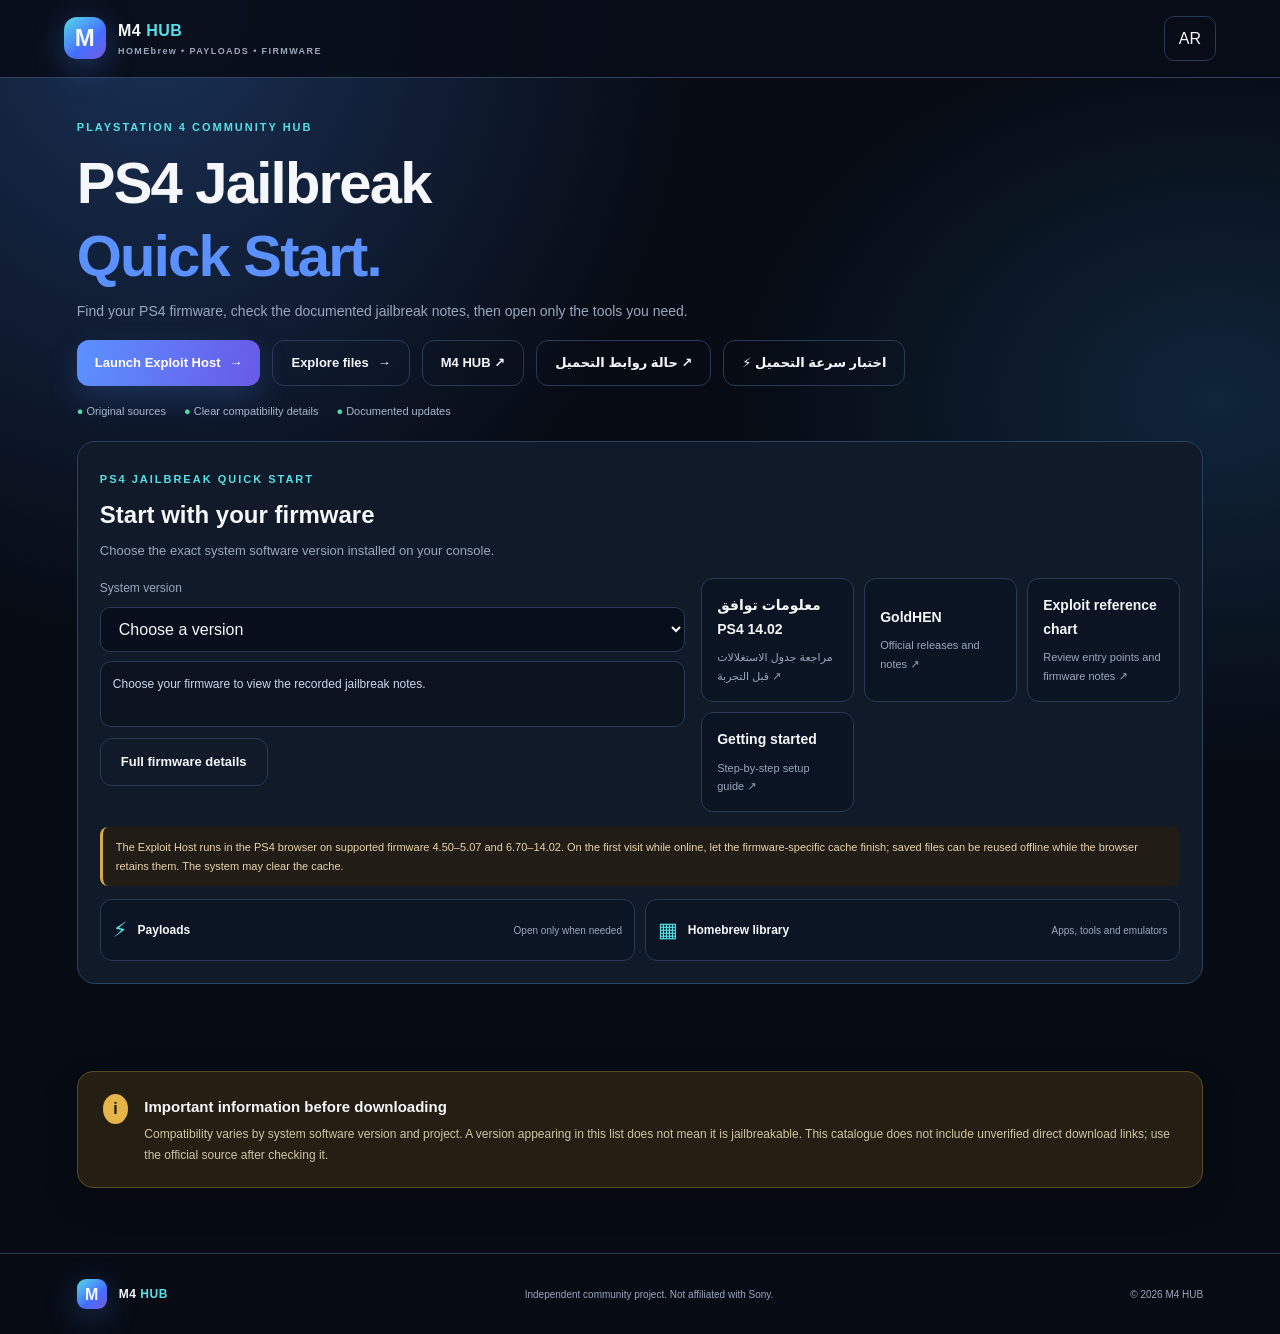
<file: index.html>
<!doctype html>
<html lang="en" dir="ltr">
<head>
<meta charset="utf-8">
<meta name="viewport" content="width=device-width,initial-scale=1">
<meta name="theme-color" content="#080b13">
<meta name="description" content="M4 HUB — مركز PS4 شامل للتطبيقات والـPayloads والألعاب المعربة ومستضيف الجيلبريك وأدوات التنزيل وفحص السرعة.">
<link rel="canonical" href="https://majeedomran.github.io/">
<meta property="og:type" content="website">
<meta property="og:title" content="M4 HUB — PlayStation 4 Community Hub">
<meta property="og:description" content="مركز موحد لأدوات PS4 والتطبيقات والـPayloads والألعاب المعربة ومعلومات التوافق.">
<meta property="og:url" content="https://majeedomran.github.io/">
<title>M4 HUB</title>
<link rel="stylesheet" href="style.css?v=20261116-quickstart2">
</head>
<body>
<header class="topbar">
  <a class="brand" href="#home" data-view="home"><span class="brand-mark">M</span><span>M4 <b>HUB</b><small>HOMEbrew • PAYLOADS • FIRMWARE</small></span></a>
  <nav class="top-nav"><a href="#home" data-view="home" data-i18n="navHome">Home</a><a href="./ultimate/" data-i18n="navLibrary">Full library</a><a href="./ultimate/downloads.html" data-i18n="navDownloads">Downloads</a><a href="./ultimate/speed.html" data-i18n="navSpeed">Speed test</a><a href="#apps" data-view="apps" data-i18n="navApps">Library</a><a href="#payloads" data-view="payloads" data-i18n="navPayloads">Payloads</a><a href="#firmware" data-view="firmware" data-i18n="navFirmware">Firmware</a></nav>
  <button id="langBtn" class="outline">EN</button>
</header>
<main>
<section class="view-panel home-page" id="home">
<section class="hero compact-hero">
  <div class="hero-copy">
    <span class="eyebrow">PLAYSTATION 4 COMMUNITY HUB</span>
    <h1 data-i18n="heroTitle">PS4 Jailbreak<br><em>Quick Start.</em></h1>
    <p data-i18n="heroDesc">Find your PS4 firmware, check the documented jailbreak notes, then open only the tools you need.</p>
    <div class="hero-actions"><a class="primary" href="./jb/" data-i18n="launchHost">Launch Exploit Host <span>→</span></a><a class="secondary" href="#apps" data-view="apps" data-i18n="explore">Browse library</a><a class="secondary" href="./ultimate/">M4 HUB ↗</a><a class="secondary" href="./ultimate/links.html">حالة روابط التحميل ↗</a><a class="secondary" href="./ultimate/speed.html">⚡ اختبار سرعة التحميل</a></div>
    <div class="trust"><span data-i18n="trust1">● مصادر رسمية</span><span data-i18n="trust2">● معلومات توافق واضحة</span><span data-i18n="trust3">● تحديثات موثقة</span></div>
  </div>
</section>
<section class="quick-start" id="quickStart">
 <div class="quick-start-head"><span class="eyebrow" data-i18n="quickStartEyebrow">PS4 JAILBREAK QUICK START</span><h2 data-i18n="quickStartTitle">Start with your firmware</h2><p data-i18n="quickStartDesc">On PS4: Settings → System → System Information. Choose the exact version shown there.</p></div>
 <div class="quick-start-grid">
  <div class="quick-start-select"><label for="homeFwSelect" data-i18n="fwLabel">System software</label><select id="homeFwSelect"><option value="" data-i18n="chooseVersion">Choose a version</option></select><div id="homeFwResult" class="quick-fw-result" aria-live="polite" data-i18n="homeFwEmpty">Choose your firmware to view the recorded jailbreak notes.</div><a class="secondary quick-detail-link" href="#firmware" data-view="firmware" data-i18n="fullFirmwareDetails">Full firmware details</a></div>
  <div class="quick-start-links"><a href="https://consolemods.org/wiki/PS4:Exploit_Chart" target="_blank" rel="noopener noreferrer"><strong>معلومات توافق PS4 14.02</strong><span>مراجعة جدول الاستغلالات قبل التجربة ↗</span></a><a href="https://github.com/GoldHEN/GoldHEN/releases"><strong>GoldHEN</strong><span data-i18n="goldhenLinkDesc">Official releases and notes ↗</span></a><a href="https://consolemods.org/wiki/PS4:Exploit_Chart"><strong data-i18n="exploitChart">Exploit reference chart</strong><span data-i18n="exploitChartDesc">Review entry points and firmware notes ↗</span></a><a href="https://consolemods.org/wiki/Ps4_getting_started"><strong data-i18n="gettingStarted">Getting started</strong><span data-i18n="gettingStartedDesc">Step-by-step setup guide ↗</span></a></div>
 </div>
 <p class="quick-warning" data-i18n="quickWarning">Important: an entry-point exploit does not automatically mean a compatible kernel exploit or HEN is available. Verify your exact firmware and release before running files.</p>
 <div class="quick-shortcuts"><button type="button" class="quick-shortcut" data-view="payloads"><span>⚡</span><b data-i18n="payloadShortcut">Payloads</b><small data-i18n="payloadShortcutDesc">Open only when needed</small></button><button type="button" class="quick-shortcut" data-view="apps"><span>▦</span><b data-i18n="libraryShortcut">Homebrew library</b><small data-i18n="libraryShortcutDesc">Apps, tools and emulators</small></button></div>
</section>
</section>
<section class="firmware-panel view-panel is-hidden" id="firmware">
 <div><span class="eyebrow">FIRMWARE CHECK</span><h2 data-i18n="fwTitle">ما إصدار نظام جهازك؟</h2><p data-i18n="fwDesc">اختر الإصدار يدوياً لعرض حالة المعلومات المسجلة في الكتالوج.</p></div>
 <div class="firmware-controls"><label for="fwSelect" data-i18n="fwLabel">إصدار النظام</label><select id="fwSelect"><option value="" data-i18n="chooseVersion">اختر إصداراً</option></select><div id="fwResult" class="fw-result" data-i18n="fwEmpty">لم يتم اختيار إصدار بعد.</div></div>
</section>

<section class="section view-panel is-hidden tool-panel" id="assistant">
 <div class="section-head"><div><span class="eyebrow">SMART PS4 ASSISTANT</span><h2 data-i18n="assistantTitle">مساعد M4 HUB الذكي</h2><p data-i18n="assistantDesc">اختر إصدار جهازك واكتب ما تبحث عنه لعرض العناصر المسجلة في الكتالوج.</p></div></div>
 <div class="tool-box"><div class="tool-fields"><label for="assistantFirmware" data-i18n="fwLabel">إصدار النظام</label><select id="assistantFirmware"><option value="">كل الإصدارات</option></select><label for="assistantQuery" data-i18n="assistantQueryLabel">شو بدك تلاقي؟</label><input id="assistantQuery" placeholder="مثلاً: مدير ملفات، محاكي، تعريب..." data-i18n-placeholder="assistantPlaceholder"><button class="primary tool-action" id="assistantRun" data-i18n="assistantRun">ابحث في الكتالوج</button></div><p class="tool-note" data-i18n="assistantDisclaimer">المساعد يبحث في بيانات الموقع ولا يستخدم نموذج ذكاء اصطناعي خارجي. النتائج ومعلومات التوافق تحتاج مراجعة المصدر.</p><div id="assistantResults" class="tool-results" aria-live="polite"></div></div>
</section>
<section class="section view-panel is-hidden tool-panel" id="updates">
 <div class="section-head"><div><span class="eyebrow">CHANGELOG</span><h2 data-i18n="updatesTitle">آخر تحديثات الموقع</h2><p data-i18n="updatesDesc">سجل تغييرات الموقع والميزات المضافة.</p></div></div>
 <div id="updatesList" class="timeline"></div>
</section>
<section class="section view-panel is-hidden tool-panel" id="linkcheck">
 <div class="section-head"><div><span class="eyebrow">SOURCE MONITOR</span><h2 data-i18n="linkTitle">فاحص الروابط</h2><p data-i18n="linkDesc">افحص روابط المصادر المسجلة في الكتالوج عند الطلب.</p></div></div>
 <div class="tool-box"><p class="tool-note" data-i18n="linkDisclaimer">الفحص يختبر استجابة صفحات المصدر فقط؛ لا يضمن سلامة الملفات أو توافقها. قد تمنع بعض المواقع الفحص الآلي.</p><button class="primary tool-action" id="checkLinks" data-i18n="checkLinks">ابدأ فحص الروابط</button><div id="linkResults" class="tool-results" aria-live="polite"></div></div>
</section>
<section class="section view-panel is-hidden tool-panel" id="status">
 <div class="section-head"><div><span class="eyebrow">SYSTEM STATUS</span><h2 data-i18n="statusTitle">حالة الموقع والمصادر</h2><p data-i18n="statusDesc">معلومات فورية عن تحميل الكتالوج وخدمات الموقع.</p></div></div>
 <div class="status-grid"><div class="status-card"><span data-i18n="catalogStatus">الكتالوج</span><strong id="catalogStatus">—</strong></div><div class="status-card"><span data-i18n="workerStatus">خدمة الفحص</span><strong id="workerStatus">—</strong></div><div class="status-card"><span data-i18n="catalogCount">عناصر الكتالوج</span><strong id="catalogCount">—</strong></div><div class="status-card"><span data-i18n="lastCheck">آخر تحديث لهذه الصفحة</span><strong id="lastCheck">—</strong></div></div><button class="secondary tool-action" id="refreshStatus" data-i18n="refreshStatus">تحديث الحالة</button>
</section>

<section class="section view-panel is-hidden" id="payloads">
 <div class="section-head"><div><span class="eyebrow">PAYLOAD LIBRARY</span><h2>Payloads</h2><p data-i18n="payloadDesc">ملفات ومشاريع من مصادرها الأصلية.</p></div><a class="text-link" href="#payloads" data-i18n="showAll">عرض الكل ←</a></div>
 <div class="toolbar"><input id="payloadSearch" placeholder="ابحث عن Payload..." aria-label="ابحث عن Payload" data-i18n-placeholder="payloadSearch" data-i18n-aria="payloadSearch"><select id="payloadFilter"><option value="all" data-i18n="allStatuses">كل الحالات</option><option value="verified" data-i18n="verified">موثق</option><option value="unverified" data-i18n="unverified">غير موثق</option></select></div>
 <div class="cards" id="payloadCards"></div>
</section>
<section class="section view-panel is-hidden" id="apps">
 <div class="section-head"><div><span class="eyebrow">HOMEBREW COLLECTION</span><h2 data-i18n="appsTitle">مكتبة PS4</h2><p data-i18n="appsDesc">تطبيقات وأدوات وتعديلات ومكتبات تطوير ومراجع التعريب مرتبة حسب النوع.</p></div></div>
 <div class="library-menu" id="libraryMenu" aria-label="تصنيفات المكتبة"></div><div class="toolbar"><input id="appSearch" placeholder="ابحث عن تطبيق..." aria-label="ابحث عن تطبيق" data-i18n-placeholder="appSearch" data-i18n-aria="appSearch"><select id="appCategory" class="hidden-select"><option value="all" data-i18n="allCategories">كل التصنيفات</option><option value="Essentials" data-i18n="catEssentials">البرامج الأساسية للتعديل</option><option value="Utilities" data-i18n="catUtilities">Utilities</option><option value="Homebrew" data-i18n="catHomebrew">Homebrew</option><option value="Emulators" data-i18n="catEmulators">Emulators</option><option value="Desktop" data-i18n="catDesktop">PC Emulators</option><option value="Media" data-i18n="catMedia">Media</option><option value="Mods" data-i18n="catMods">Mods</option><option value="Development" data-i18n="catDevelopment">Development</option><option value="Translations" data-i18n="catTranslations">Translations</option></select></div>
 <div id="appGroups" class="app-groups"></div>
</section>
<section class="notice" id="about"><div class="notice-icon">i</div><div><h3 data-i18n="noticeTitle">معلومات مهمة قبل التحميل</h3><p data-i18n="noticeDesc">حالة التوافق تختلف حسب إصدار النظام والمشروع. لا يعني ظهور إصدار في القائمة أنه قابل لكسر الحماية. لا توجد روابط تحميل تجريبية في هذه النسخة؛ أضف روابط المصدر الرسمي بعد التحقق منها.</p></div></section>
</main>
<footer><div class="brand small-brand"><span class="brand-mark">M</span><span>M4 <b>HUB</b></span></div><span data-i18n="footerNote">مشروع مجتمعي مستقل، غير تابع لشركة Sony.</span><span>© <span id="year"></span> M4 HUB</span></footer>
<script src="app.js?v=20261116-brewmirror1"></script>
</body></html>
</file>
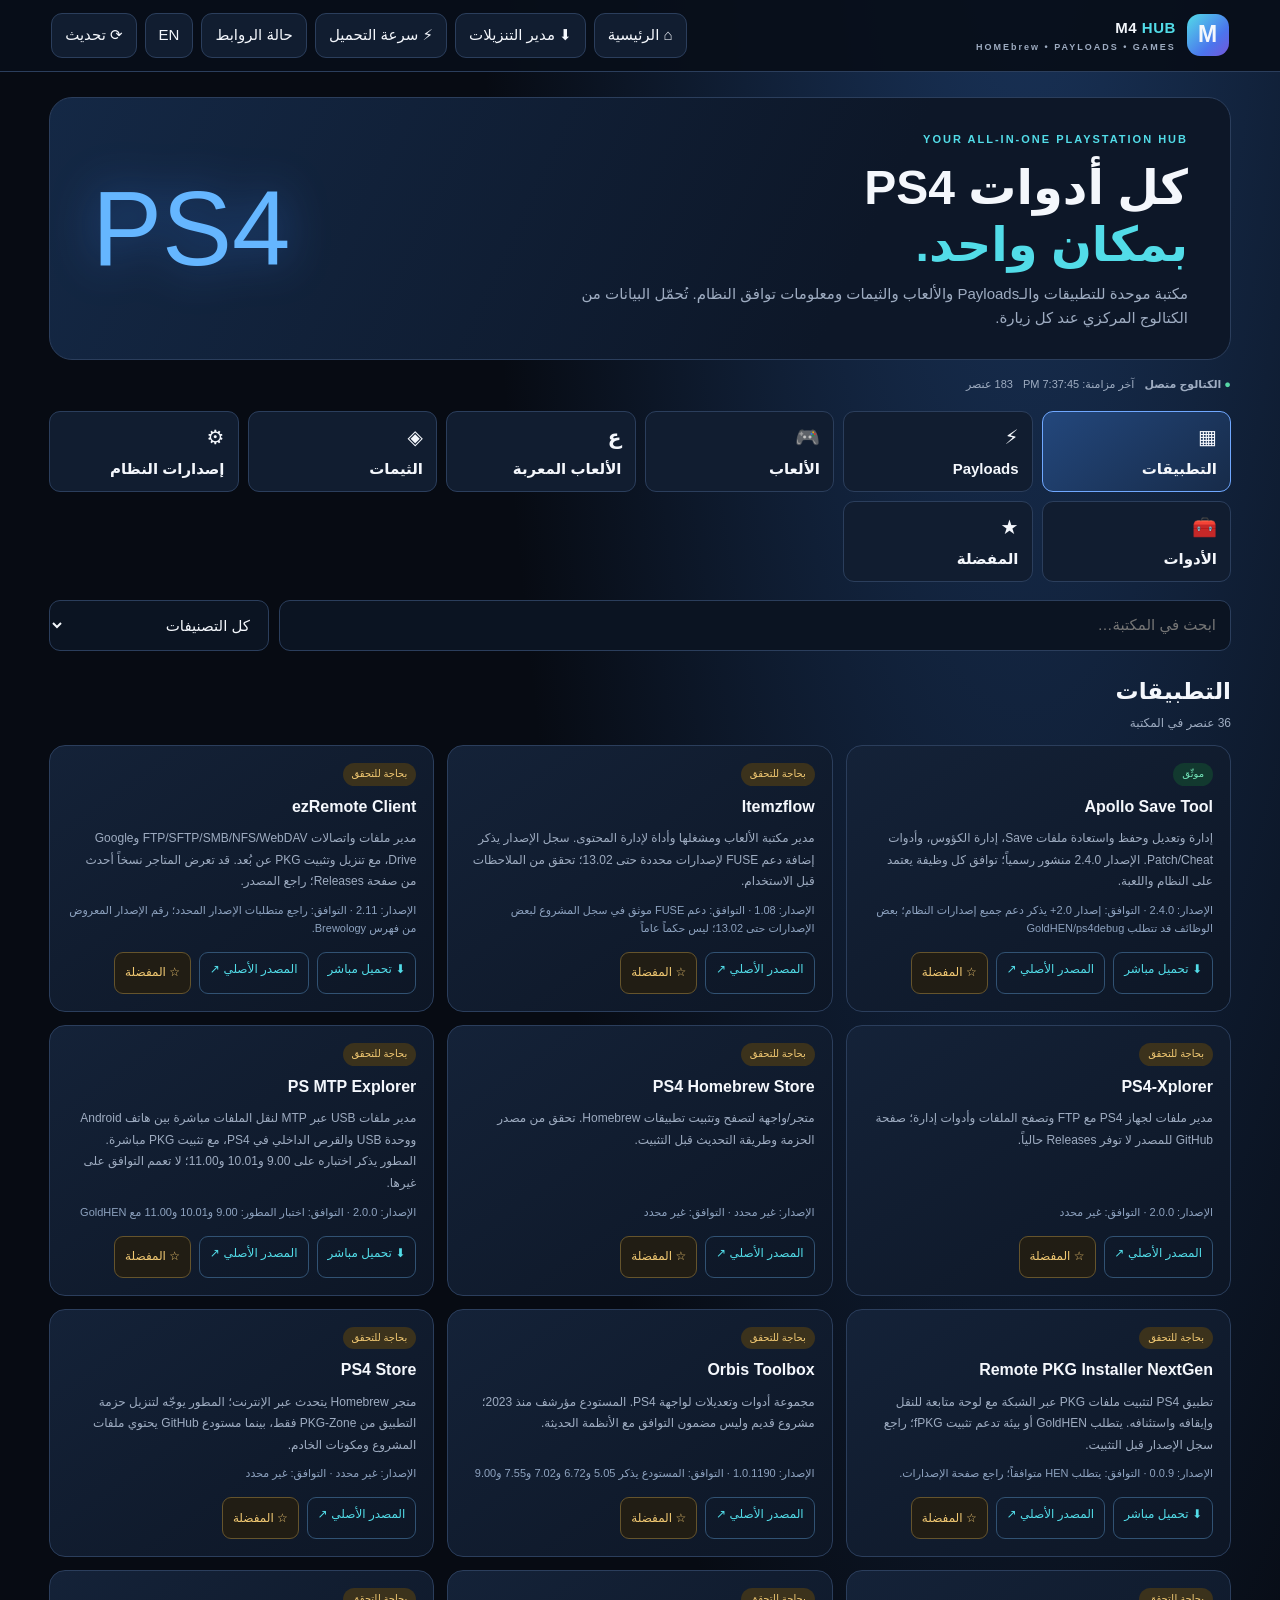
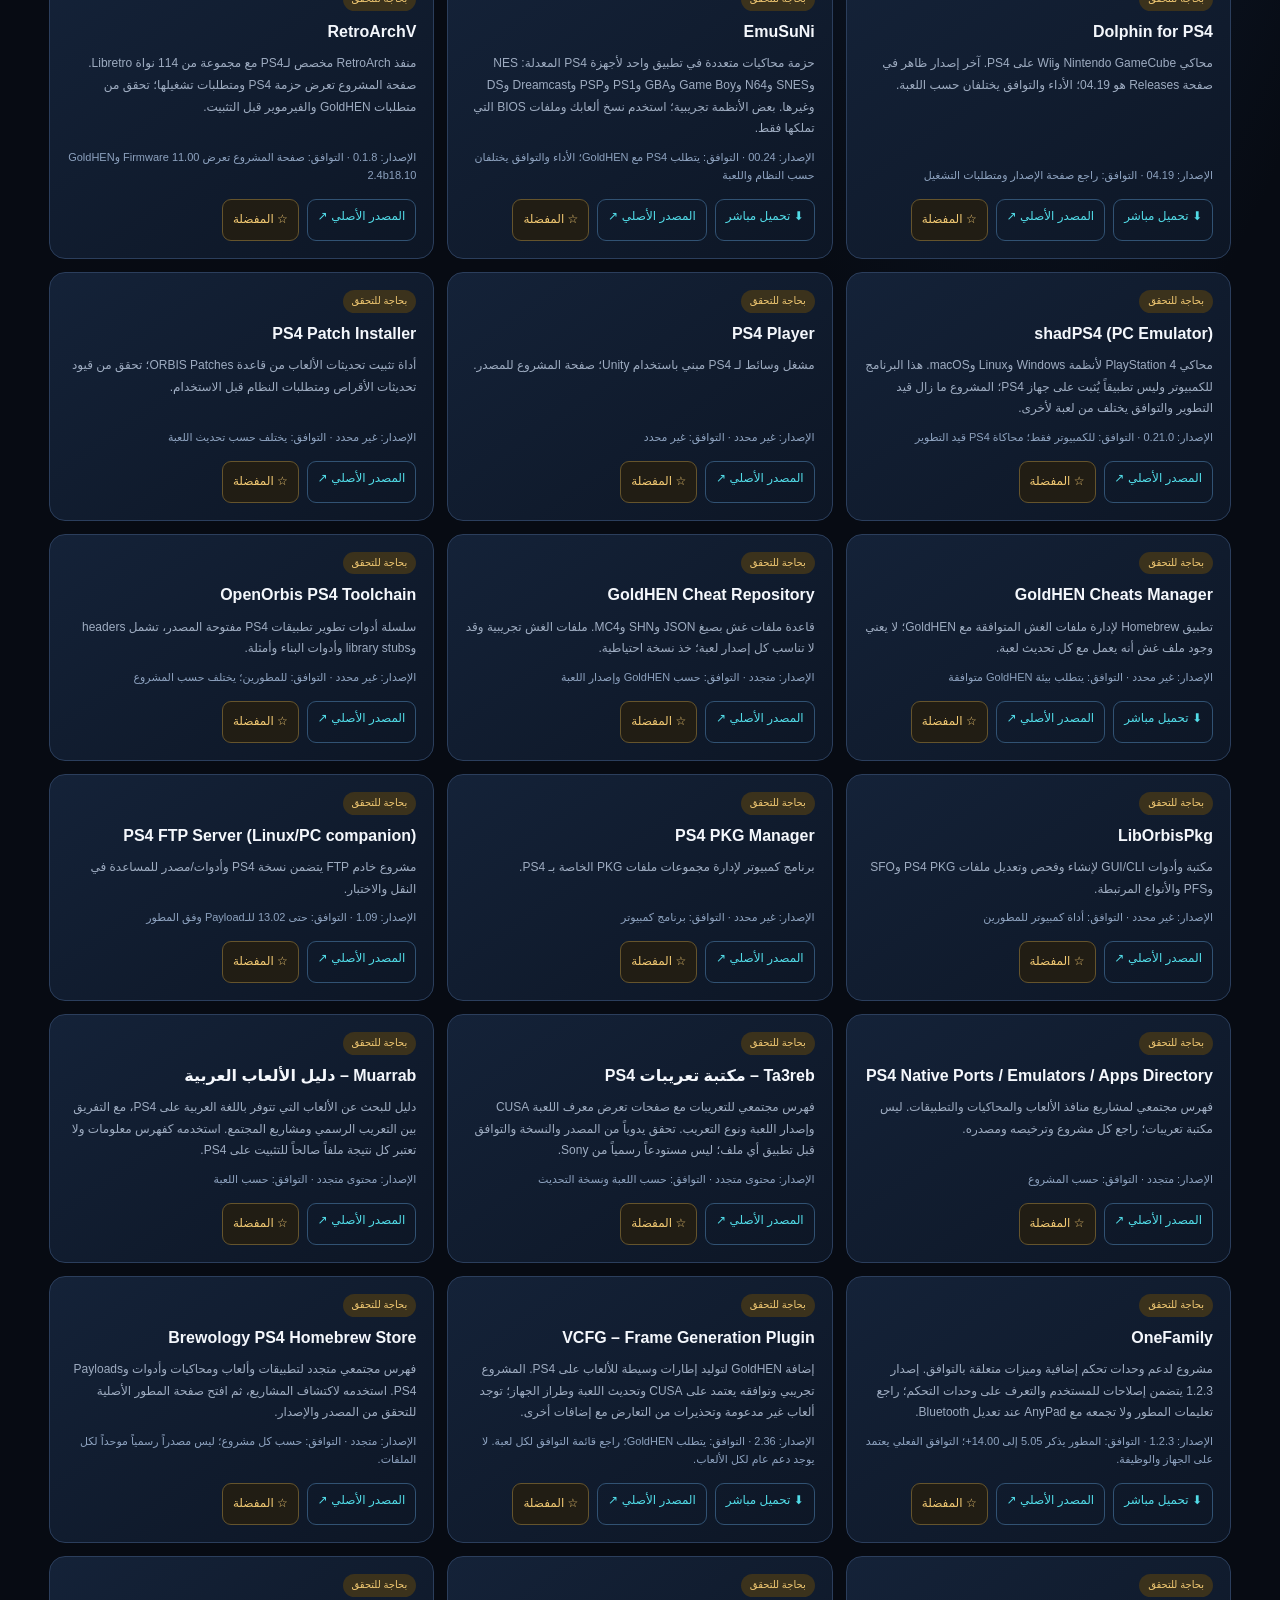
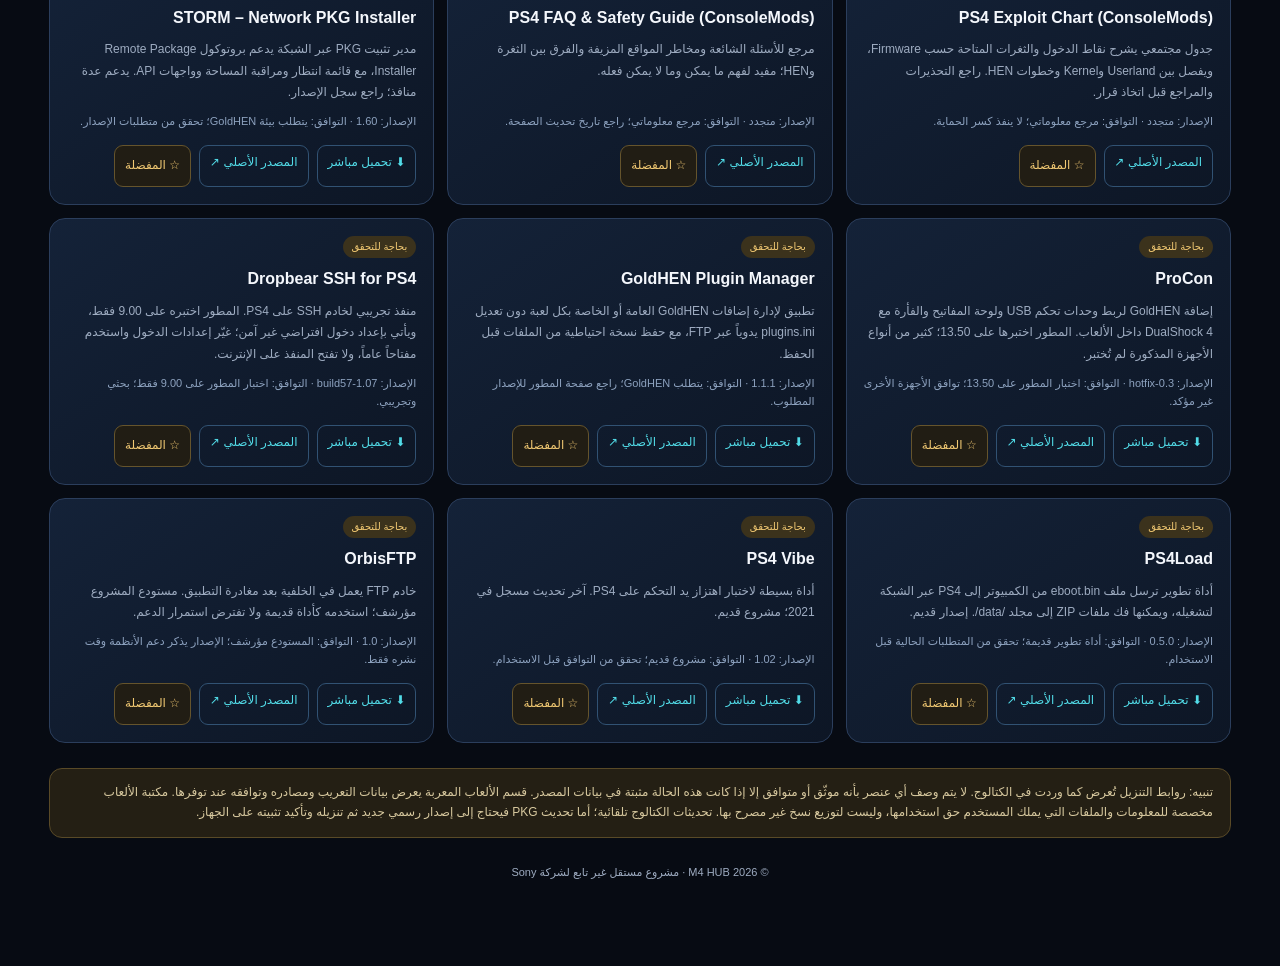
<file: ultimate/index.html>
<!doctype html>
<html lang="ar" dir="rtl">
<head>
<meta charset="utf-8"><meta name="viewport" content="width=device-width,initial-scale=1">
<meta name="theme-color" content="#080d18"><meta name="description" content="M4 HUB — مكتبة PS4 موحدة للتطبيقات والـPayloads والألعاب والثيمات.">
<title>M4 HUB</title>
<style>
:root{color-scheme:dark;--bg:#070b13;--panel:#101a2a;--panel2:#152238;--line:#2b3e5c;--txt:#f4f7fc;--muted:#9eacc1;--blue:#548dff;--cyan:#52dce8;--green:#56d6a5}*{box-sizing:border-box}body{margin:0;background:radial-gradient(ellipse at 80% -10%,#1b3760 0,transparent 38%),var(--bg);color:var(--txt);font:15px/1.65 Arial,system-ui,sans-serif}button,input,select{font:inherit}a{color:inherit;text-decoration:none}.top{position:sticky;top:0;z-index:10;display:flex;align-items:center;justify-content:space-between;gap:12px;padding:13px clamp(14px,4vw,55px);background:#080e19ed;border-bottom:1px solid var(--line)}.brand{display:flex;align-items:center;gap:11px;font-weight:800;letter-spacing:.5px}.logo{display:grid;place-items:center;width:42px;height:42px;border-radius:13px;background:linear-gradient(135deg,#52dce8,#4b75ed 65%,#7656d9);font-size:23px}.brand small{display:block;color:var(--muted);font-size:9px;letter-spacing:2px}.actions{display:flex;gap:8px}.btn,.nav button{border:1px solid var(--line);background:#111d30;color:var(--txt);border-radius:11px;padding:9px 13px;cursor:pointer}.btn.primary{background:linear-gradient(110deg,#3979eb,#6559df);border:0}.wrap{max-width:1250px;margin:auto;padding:25px clamp(14px,3vw,34px) 60px}.hero{padding:28px clamp(18px,4vw,42px);border:1px solid var(--line);border-radius:23px;background:linear-gradient(115deg,#142845,#0d1728 68%);display:flex;justify-content:space-between;align-items:center;gap:20px}.eyebrow{color:var(--cyan);font-size:11px;font-weight:bold;letter-spacing:2px}.hero h1{font-size:clamp(29px,5vw,48px);line-height:1.2;margin:8px 0}.hero p{color:var(--muted);max-width:650px;margin:0}.hero-mark{font-size:clamp(55px,10vw,105px);color:#65b6ff;filter:drop-shadow(0 0 24px #398bff77)}.statusbar{display:flex;gap:10px;flex-wrap:wrap;margin:15px 0;color:var(--muted);font-size:11px}.dot{color:var(--green)}.nav{display:grid;grid-template-columns:repeat(6,minmax(0,1fr));gap:9px;margin:18px 0}.nav button{min-height:76px;text-align:start;font-weight:bold}.nav button span{display:block;font-size:20px;margin-bottom:3px}.nav button.active{border-color:#70a8ff;background:linear-gradient(140deg,#23477c,#172b49)}.toolbar{display:flex;gap:10px;margin:15px 0}.toolbar input{flex:1;min-width:0}.field{width:100%;padding:12px 14px;border:1px solid var(--line);border-radius:11px;background:#0b1422;color:var(--txt)}.section-head{display:flex;align-items:end;justify-content:space-between;gap:12px;margin:22px 0 12px}.section-head h2{margin:0;font-size:23px}.section-head p{margin:3px 0 0;color:var(--muted);font-size:12px}.grid{display:grid;grid-template-columns:repeat(3,minmax(0,1fr));gap:13px}.card{min-width:0;padding:17px;border:1px solid var(--line);border-radius:16px;background:linear-gradient(145deg,#142238,#0d1625);display:flex;flex-direction:column;gap:8px}.card h3{margin:0;font-size:16px}.card p{margin:0;color:var(--muted);font-size:12px;line-height:1.8}.meta{color:#8da2bf;font-size:11px;margin-top:auto}.pill{align-self:flex-start;border-radius:99px;padding:3px 9px;font-size:10px;background:#3b321c;color:#f3ca73}.pill.ok{background:#12392f;color:#73e3b8}.card-actions{display:flex;gap:8px;flex-wrap:wrap;margin-top:7px}.card-actions a{font-size:12px;color:var(--cyan);padding:7px 10px;border:1px solid #315273;border-radius:9px}.card-actions .fav-btn{font-size:12px;color:#f3ca73;padding:7px 10px;border:1px solid #65542c;border-radius:9px;background:#211d14;cursor:pointer}.empty{grid-column:1/-1;text-align:center;padding:30px;border:1px dashed var(--line);border-radius:15px;color:var(--muted)}.notice{margin-top:25px;padding:14px 17px;border:1px solid #594a27;border-radius:13px;background:#241f14;color:#d8c99f;font-size:12px}.hide{display:none!important}footer{padding:25px 0;color:var(--muted);font-size:11px;text-align:center}@media(max-width:800px){.nav{grid-template-columns:repeat(3,1fr)}.grid{grid-template-columns:repeat(2,minmax(0,1fr))}.hero-mark{display:none}}@media(max-width:520px){.grid{grid-template-columns:1fr}.toolbar{flex-direction:column}.nav{grid-template-columns:repeat(2,1fr)}.top{padding:10px 12px}.brand{font-size:13px}.actions .btn{padding:8px}.hero{padding:22px 18px}}.nav button,.card-actions a,.card-actions .fav-btn,.field{min-height:42px}.nav button:focus,.card-actions a:focus,.card-actions .fav-btn:focus,.field:focus,.btn:focus{outline:2px solid var(--cyan);outline-offset:2px}</style>
</head>
<body>
<header class="top"><a class="brand" href="../" aria-label="M4 HUB الصفحة الرئيسية"><span class="logo">M</span><span>M4 <b style="color:var(--cyan)">HUB</b><small>HOMEbrew • PAYLOADS • GAMES</small></span></a><div class="actions"><a class="btn" href="../">⌂ الرئيسية</a><a class="btn" href="./downloads.html">⬇ مدير التنزيلات</a><a class="btn" href="./speed.html">⚡ سرعة التحميل</a><a class="btn" href="./links.html">حالة الروابط</a><button class="btn" id="lang">EN</button><button class="btn" id="refresh">⟳ تحديث</button></div></header>
<main class="wrap">
<section class="hero"><div><span class="eyebrow">YOUR ALL-IN-ONE PLAYSTATION HUB</span><h1>كل أدوات PS4<br><span style="color:var(--cyan)">بمكان واحد.</span></h1><p>مكتبة موحدة للتطبيقات والـPayloads والألعاب والثيمات ومعلومات توافق النظام. تُحمّل البيانات من الكتالوج المركزي عند كل زيارة.</p></div><div class="hero-mark">PS4</div></section>
<div class="statusbar"><span><i class="dot">●</i> <b id="catalogState">جارٍ تحميل الكتالوج…</b></span><span id="updatedAt">—</span><span id="itemCount">—</span></div>
<nav class="nav" id="nav" aria-label="أقسام المكتبة">
<button class="active" data-tab="apps"><span>▦</span>التطبيقات</button><button data-tab="payloads"><span>⚡</span>Payloads</button><button data-tab="games"><span>🎮</span>الألعاب</button><button data-tab="localizedGames"><span>ع</span>الألعاب المعربة</button><button data-tab="themes"><span>◈</span>الثيمات</button><button data-tab="firmware"><span>⚙</span>إصدارات النظام</button><button data-tab="tools"><span>🧰</span>الأدوات</button><button data-tab="favorites"><span>★</span>المفضلة</button>
</nav>
<div class="toolbar"><input class="field" id="search" type="search" aria-label="البحث في المكتبة" placeholder="ابحث في المكتبة…"><select class="field" id="category" style="max-width:220px"><option value="all">كل التصنيفات</option></select></div>
<section id="content"><div class="empty">يتم تحميل البيانات…</div></section>
<div class="notice">تنبيه: روابط التنزيل تُعرض كما وردت في الكتالوج. لا يتم وصف أي عنصر بأنه موثّق أو متوافق إلا إذا كانت هذه الحالة مثبتة في بيانات المصدر. قسم الألعاب المعربة يعرض بيانات التعريب ومصادره وتوافقه عند توفرها. مكتبة الألعاب مخصصة للمعلومات والملفات التي يملك المستخدم حق استخدامها، وليست لتوزيع نسخ غير مصرح بها. تحديثات الكتالوج تلقائية؛ أما تحديث PKG فيحتاج إلى إصدار رسمي جديد ثم تنزيله وتأكيد تثبيته على الجهاز.</div>
<footer>© <span id="year"></span> M4 HUB · مشروع مستقل غير تابع لشركة Sony</footer>
</main>
<script>
(()=>{'use strict';
const $=id=>document.getElementById(id);let catalog={apps:[],payloads:[],firmware:[],games:[],localizedGames:[],themes:[],tools:[]};let tab='apps',lang='ar';const favKey='m4hub_favorites_v1';let favorites=new Set();try{const saved=JSON.parse(localStorage.getItem(favKey)||'[]');favorites=new Set(Array.isArray(saved)?saved.filter(x=>typeof x==='string'):[])}catch(_){}const keyOf=(section,x,i)=>section+'|'+(x.name||x.name_en||x.version||i);
const labels={apps:['التطبيقات','Apps'],payloads:['Payloads','Payloads'],games:['الألعاب','Games'],localizedGames:['الألعاب المعربة','Arabic Games'],themes:['الثيمات','Themes'],firmware:['إصدارات النظام','Firmware'],tools:['الأدوات','Tools'],favorites:['المفضلة','Favorites']};
const esc=s=>String(s??'').replace(/[&<>"']/g,c=>({'&':'&amp;','<':'&lt;','>':'&gt;','"':'&quot;',"'":'&#39;'}[c]));
function entries(){if(tab==='favorites'){const out=[];for(const [section,list] of Object.entries(catalog)){if(!Array.isArray(list))continue;list.forEach((x,i)=>{const _favKey=keyOf(section,x,i);if(favorites.has(_favKey))out.push({...x,_section:section,_favKey})})}return out}return (Array.isArray(catalog[tab])?catalog[tab]:[]).map((x,i)=>({...x,_section:tab,_favKey:keyOf(tab,x,i)}))}
function render(){const q=$('search').value.trim().toLowerCase(),cat=$('category').value;const items=entries().filter(x=>{const hay=[x.name,x.name_en,x.version,x.description,x.description_en,x.category,x.firmware,x.cusaId,x.gameVersion,x.translationType,x.translationType_en,x.platform,x.localizationType].join(' ').toLowerCase();return (!q||hay.includes(q))&&(cat==='all'||x.category===cat)});
$('category').innerHTML='<option value="all">'+(lang==='ar'?'كل التصنيفات':'All categories')+'</option>'+[...new Set(entries().map(x=>x.category).filter(Boolean))].map(x=>'<option value="'+esc(x)+'">'+esc(x)+'</option>').join('');$('category').value=cat;
$('content').innerHTML='<div class="section-head"><div><h2>'+labels[tab][lang==='ar'?0:1]+'</h2><p>'+items.length+' '+(lang==='ar'?'عنصر في المكتبة':'items in library')+'</p></div></div><div class="grid">'+(items.length?items.map(card).join(''):'<div class="empty">'+(tab==='favorites'?(lang==='ar'?'لم تضف أي عناصر للمفضلة بعد. اضغط ☆ على أي بطاقة لحفظها هنا.':'Your favorites are empty. Press ☆ on any card to save it here.'):(lang==='ar'?'لا توجد عناصر في هذا القسم بعد. ستظهر تلقائياً عند إضافتها للكتالوج.':'No entries yet. New items will appear when added to the central catalogue.'))+'</div>')+'</div>';
}
function card(x){const section=x._section||tab;const name=lang==='en'?(x.name_en||x.name):x.name;const desc=lang==='en'?(x.description_en||x.note_en||x.description||x.note):(x.description||x.note);const fw=lang==='en'?(x.firmware_en||x.firmware):(x.firmware);const source=x.sourceUrl||x.source_url||x.url;const direct=x.downloadUrl||x.download_url;const verified=x.status==='verified';const local=x.localizationType==='official';const pill=section==='localizedGames'?(local?(lang==='ar'?'تعريب رسمي حسب الفهرس':'Official listing'):(lang==='ar'?'تعريب مجتمعي':'Community translation')):(verified?(lang==='ar'?'موثّق':'Verified'):(lang==='ar'?'بحاجة للتحقق':'Unverified'));let links='';if(direct&&/^https:\/\//i.test(direct))links+='<a href="'+esc(direct)+'" rel="noopener">⬇ '+(lang==='ar'?'تحميل مباشر':'Direct download')+'</a>';if(section==='localizedGames')links+='<a href="./localized-game.html?name='+encodeURIComponent(x.name||'')+'">'+(lang==='ar'?'تفاصيل اللعبة ←':'Game details →')+'</a>';if(source&&/^https:\/\//i.test(source))links+='<a href="'+esc(source)+'" rel="noopener">'+(lang==='ar'?'المصدر الأصلي ↗':'Original source ↗')+'</a>';return '<article class="card"><span class="pill '+((verified||local)?'ok':'')+'">'+pill+'</span><h3>'+esc(name||x.version||'—')+'</h3><p>'+esc(desc|| (lang==='ar'?'لا يوجد وصف بعد.':'No description yet.'))+'</p><div class="meta">'+(x.year?((lang==='ar'?'السنة: ':'Year: ')+esc(x.year)+' · '):'')+(x.version?((lang==='ar'?'الإصدار: ':'Version: ')+esc(x.version)+' · '):'')+(fw?((lang==='ar'?'التوافق: ':'Compatibility: ')+esc(fw)):'')+(x.cusaId?(' · CUSA: '+esc(x.cusaId)):'')+(x.gameVersion?(' · '+(lang==='ar'?'إصدار اللعبة: ':'Game build: ')+esc(x.gameVersion)):'')+(x.region?(' · '+(lang==='ar'?'المنطقة: ':'Region: ')+esc(x.region)):'')+(x.translationType?(' · '+(lang==='ar'?'نوع التعريب: ':'Translation: ')+esc(lang==='en'?(x.translationType_en||x.translationType):x.translationType)):'')+(x.baseGameVersion?(' · '+(lang==='ar'?'إصدار اللعبة: ':'Game build: ')+esc(x.baseGameVersion)):'')+(x.sizeGB?(' · '+(lang==='ar'?'الحجم: ':'Size: ')+esc(x.sizeGB)+' GB'+(x.sizeType==='approximate'?(lang==='ar'?' (تقريبي)':' (approx.)'):'')):'')+'</div><div class="card-actions">'+(links||'<span class="meta">'+(lang==='ar'?'لا يوجد رابط تنزيل مباشر مسجل':'No download link recorded')+'</span>')+'<button type="button" class="fav-btn" data-fav="'+esc(x._favKey||keyOf(section,x,0))+'">'+(favorites.has(x._favKey||keyOf(section,x,0))?'★':'☆')+' '+(lang==='ar'?'المفضلة':'Favorite')+'</button></div></article>'}
async function load(){ $('catalogState').textContent=lang==='ar'?'جارٍ تحديث الكتالوج…':'Refreshing catalogue…';try{const r=await fetch('../catalog.json?live='+Date.now(),{cache:'no-store'});if(!r.ok)throw Error('HTTP '+r.status);const data=await r.json();if(!data||typeof data!=='object'||Array.isArray(data))throw Error('Invalid catalogue format');catalog={...catalog,...data};for(const k of Object.keys(catalog))if(!Array.isArray(catalog[k]))catalog[k]=[];$('catalogState').textContent=lang==='ar'?'الكتالوج متصل':'Catalogue online';$('updatedAt').textContent=(lang==='ar'?'آخر مزامنة: ':'Synced: ')+new Date().toLocaleTimeString();$('itemCount').textContent=Object.values(catalog).reduce((n,a)=>n+a.length,0)+' '+(lang==='ar'?'عنصر':'items');render()}catch(e){$('catalogState').textContent=(lang==='ar'?'تعذر تحميل الكتالوج: ':'Catalogue unavailable: ')+e.message;$('content').innerHTML='<div class="empty">تعذر تحميل catalog.json. تحقق من الاتصال ثم أعد المحاولة.</div>'}}
$('content').addEventListener('click',e=>{const b=e.target.closest('button[data-fav]');if(!b)return;const key=b.dataset.fav;if(favorites.has(key))favorites.delete(key);else favorites.add(key);try{localStorage.setItem(favKey,JSON.stringify([...favorites]))}catch(_){}render()});$('nav').addEventListener('click',e=>{const b=e.target.closest('button[data-tab]');if(!b)return;tab=b.dataset.tab;document.querySelectorAll('.nav button').forEach(x=>x.classList.toggle('active',x===b));$('category').value='all';render()});$('search').addEventListener('input',render);$('category').addEventListener('change',render);$('refresh').addEventListener('click',load);$('lang').addEventListener('click',()=>{lang=lang==='ar'?'en':'ar';document.documentElement.lang=lang;document.documentElement.dir=lang==='ar'?'rtl':'ltr';$('lang').textContent=lang==='ar'?'EN':'عربي';$('search').placeholder=lang==='ar'?'ابحث في المكتبة…':'Search the library…';$('refresh').textContent=lang==='ar'?'⟳ تحديث':'⟳ Refresh';document.querySelectorAll('.nav button').forEach(b=>b.innerHTML='<span>'+b.querySelector('span').textContent+'</span>'+labels[b.dataset.tab][lang==='ar'?0:1]);render()});$('year').textContent=new Date().getFullYear();load();setInterval(load,60000);
})();
</script>
</body></html>
</file>
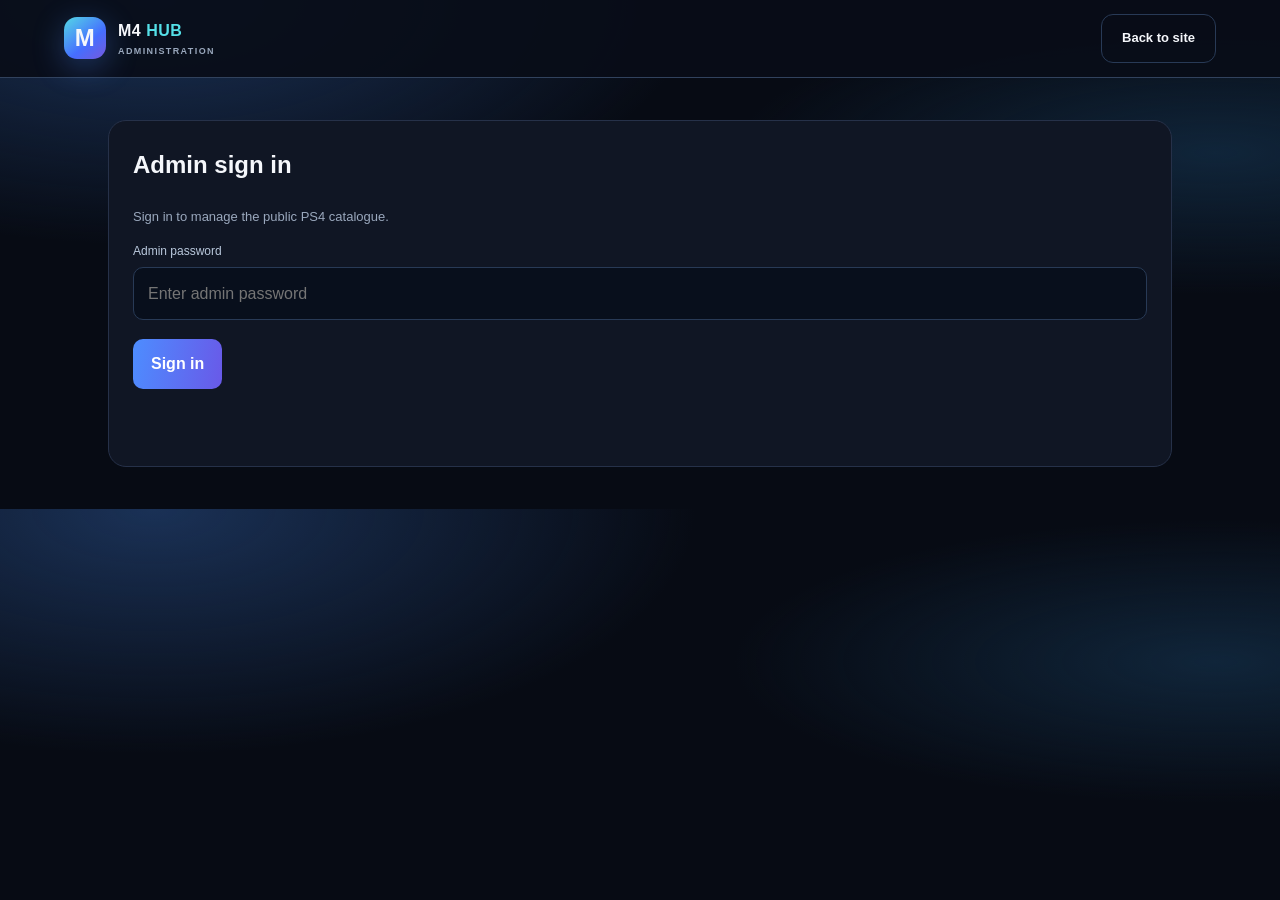
<file: admin.html>
<!doctype html>
<html lang="en" dir="ltr">
<head>
<meta charset="utf-8"><meta name="viewport" content="width=device-width,initial-scale=1">
<meta name="robots" content="noindex,nofollow"><meta name="theme-color" content="#080b13">
<title>Admin | M4 HUB</title>
<link rel="stylesheet" href="style.css?v=20261116-admin-ui">
<style>
.admin-wrap{max-width:1100px;margin:42px auto;padding:0 18px}.admin-panel{background:#101624;border:1px solid #263149;border-radius:18px;padding:24px;margin:18px 0}.admin-panel h1,.admin-panel h2{margin-top:0}.admin-panel p,.hint{color:#9aa8bd;font-size:13px}.admin-panel input,.admin-panel select,.admin-panel textarea{width:100%;margin:6px 0 14px}.admin-panel textarea{min-height:320px;background:#080f1c;color:#eaf1ff;border:1px solid #263149;border-radius:12px;padding:14px;font:13px/1.7 monospace;direction:ltr;text-align:left}.admin-btn{background:linear-gradient(100deg,#4d8dff,#6959e8);border:0;border-radius:10px;color:white;padding:11px 18px;font-weight:700;cursor:pointer;margin:5px 5px 5px 0}.admin-btn.secondary{background:transparent;border:1px solid #344663;color:#eaf1ff}.admin-btn.danger{background:#54232b}.admin-btn:disabled{opacity:.5;cursor:not-allowed}.admin-status{margin:12px 0;color:#55e0e8;font-size:13px;min-height:24px}.hidden{display:none!important}.admin-top,.admin-toolbar{display:flex;justify-content:space-between;align-items:center;gap:12px;flex-wrap:wrap}.admin-toolbar>*{flex:1;min-width:170px}.admin-grid{display:grid;grid-template-columns:repeat(2,minmax(0,1fr));gap:0 16px}.admin-grid label,.field-label{display:block;color:#b9c8dc;font-size:12px}.admin-grid .wide{grid-column:1/-1}.admin-actions{display:flex;gap:8px;flex-wrap:wrap;margin-top:6px}.admin-note{padding:12px 14px;background:#111f34;border:1px solid #2b4160;border-radius:10px;color:#aebfd5;font-size:12px}.admin-panel textarea{direction:ltr}.admin-panel input:focus,.admin-panel select:focus,.admin-panel textarea:focus{border-color:#55e0e8}@media(max-width:650px){.admin-grid{grid-template-columns:1fr}.admin-grid .wide{grid-column:auto}.admin-panel{padding:18px}}
</style></head>
<body>
<header class="topbar"><a class="brand" href="index.html"><span class="brand-mark">M</span><span>M4 <b>HUB</b><small>ADMINISTRATION</small></span></a><a class="secondary" href="index.html">Back to site</a></header>
<main class="admin-wrap">
<section class="admin-panel" id="loginPanel">
<h1>Admin sign in</h1><p>Sign in to manage the public PS4 catalogue.</p>
<label class="field-label" for="password">Admin password</label><input id="password" type="password" autocomplete="current-password" placeholder="Enter admin password">
<button class="admin-btn" id="loginBtn">Sign in</button><div class="admin-status" id="loginStatus" role="status"></div>
</section>
<section class="admin-panel hidden" id="editorPanel">
<div class="admin-top"><div><h1>Catalogue manager</h1><p>Add, edit and remove catalogue entries without editing JSON manually.</p></div><button class="admin-btn secondary" id="logoutBtn">Sign out</button></div>
<div class="admin-toolbar">
<div><label class="field-label" for="recordType">Catalogue section</label><select id="recordType"><option value="apps">Applications</option><option value="payloads">Payloads</option><option value="firmware">Firmware</option></select></div>
<div><label class="field-label" for="recordSelect">Existing entry</label><select id="recordSelect"></select></div>
<div class="admin-actions"><button class="admin-btn secondary" id="newBtn">New entry</button><button class="admin-btn danger" id="deleteBtn">Delete entry</button></div>
</div>
<div class="admin-note">Use original developer source pages. Mark uncertain or experimental compatibility honestly. Do not treat a working source link as proof that a file is safe or compatible.</div>
<form id="entryForm">
<div class="admin-grid">
<div id="nameWrap"><label class="field-label" for="entryName">Name</label><input id="entryName" autocomplete="off"></div>
<div id="nameEnWrap"><label class="field-label" for="entryNameEn">English name</label><input id="entryNameEn" autocomplete="off"></div>
<div><label class="field-label" for="entryVersion">Version</label><input id="entryVersion" autocomplete="off"></div>
<div id="categoryWrap"><label class="field-label" for="entryCategory">Category</label><select id="entryCategory"><option>Essentials</option><option>Utilities</option><option>Homebrew</option><option>Emulators</option><option>Desktop</option><option>Media</option><option>Mods</option><option>Development</option><option>Translations</option></select></div>
<div><label class="field-label" for="entryStatus">Status</label><select id="entryStatus"><option value="unverified">Unverified</option><option value="verified">Verified</option><option value="experimental">Experimental</option><option value="unsupported">Unsupported</option></select></div>
<div><label class="field-label" for="entryFirmware">Compatibility / firmware</label><input id="entryFirmware" autocomplete="off"></div>
<div class="wide" id="noteWrap"><label class="field-label" for="entryNote">Firmware note (Arabic)</label><input id="entryNote" autocomplete="off"></div>
<div class="wide" id="noteEnWrap"><label class="field-label" for="entryNoteEn">Firmware note (English)</label><input id="entryNoteEn" autocomplete="off"></div>
<div class="wide" id="descriptionWrap"><label class="field-label" for="entryDescription">Description (Arabic)</label><textarea id="entryDescription" rows="3"></textarea></div>
<div class="wide" id="descriptionEnWrap"><label class="field-label" for="entryDescriptionEn">Description (English)</label><textarea id="entryDescriptionEn" rows="3"></textarea></div>
<div class="wide" id="firmwareEnWrap"><label class="field-label" for="entryFirmwareEn">Compatibility / firmware (English)</label><input id="entryFirmwareEn" autocomplete="off"></div>
<div class="wide" id="sourceWrap"><label class="field-label" for="entrySource">Official source URL (HTTPS)</label><input id="entrySource" type="url" placeholder="https://..."></div>
<div class="wide" id="downloadWrap"><label class="field-label" for="entryDownload">Direct download URL (optional, HTTPS)</label><input id="entryDownload" type="url" placeholder="https://..."></div>
</div>
<div class="admin-actions"><button class="admin-btn" type="submit" id="applyEntryBtn">Add entry to draft</button><button class="admin-btn secondary" type="button" id="saveBtn">Save and publish catalogue</button><button class="admin-btn secondary" type="button" id="loadBtn">Reload from GitHub</button><button class="admin-btn secondary" type="button" id="toggleJsonBtn">Advanced JSON editor</button></div>
</form>
<div class="admin-status" id="editorStatus" role="status"></div>
<div id="jsonWrap" class="hidden"><p class="hint">Advanced mode: edit the complete catalogue JSON. Saving this field replaces the current draft.</p><textarea id="catalogEditor" spellcheck="false" aria-label="Advanced catalogue JSON editor"></textarea><button class="admin-btn secondary" id="applyJsonBtn" type="button">Apply JSON to draft</button></div>
</section>
</main>
<script src="admin.js?v=20261116-admin-ui"></script></body></html>
</file>
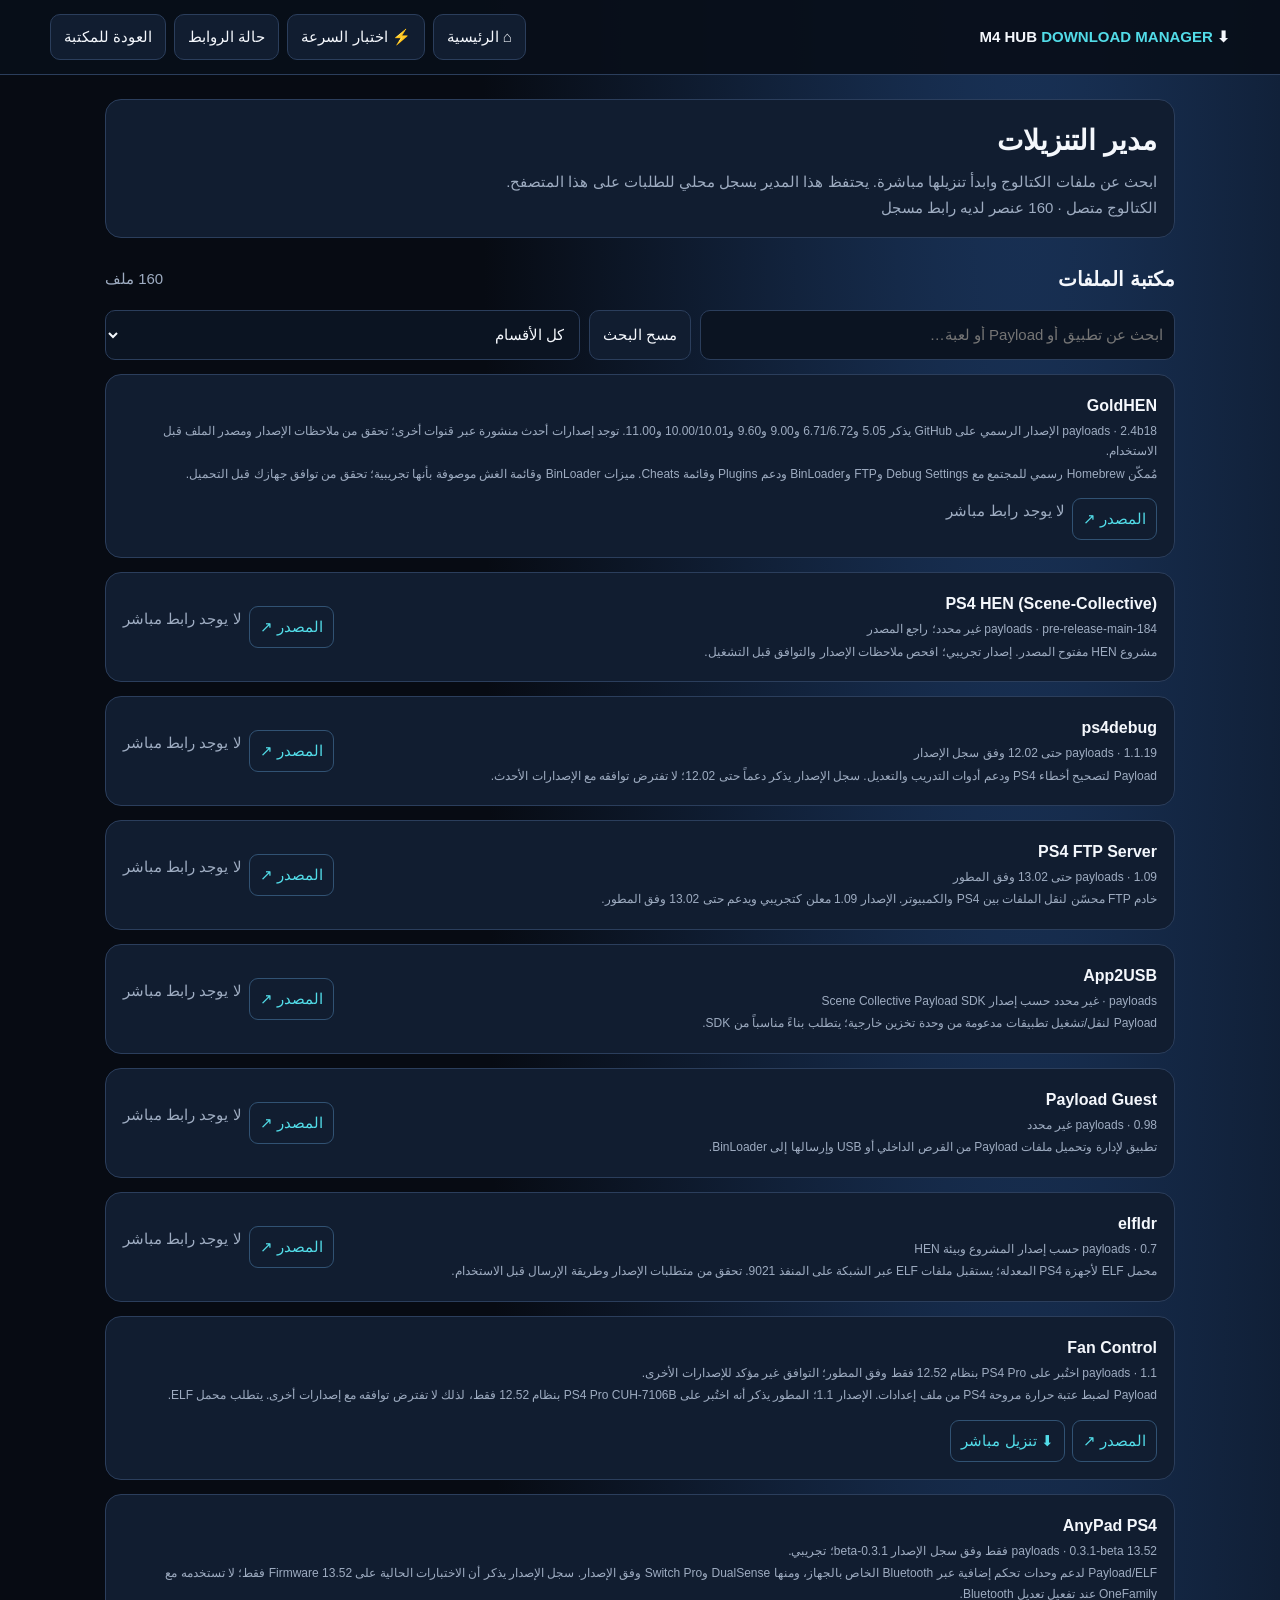
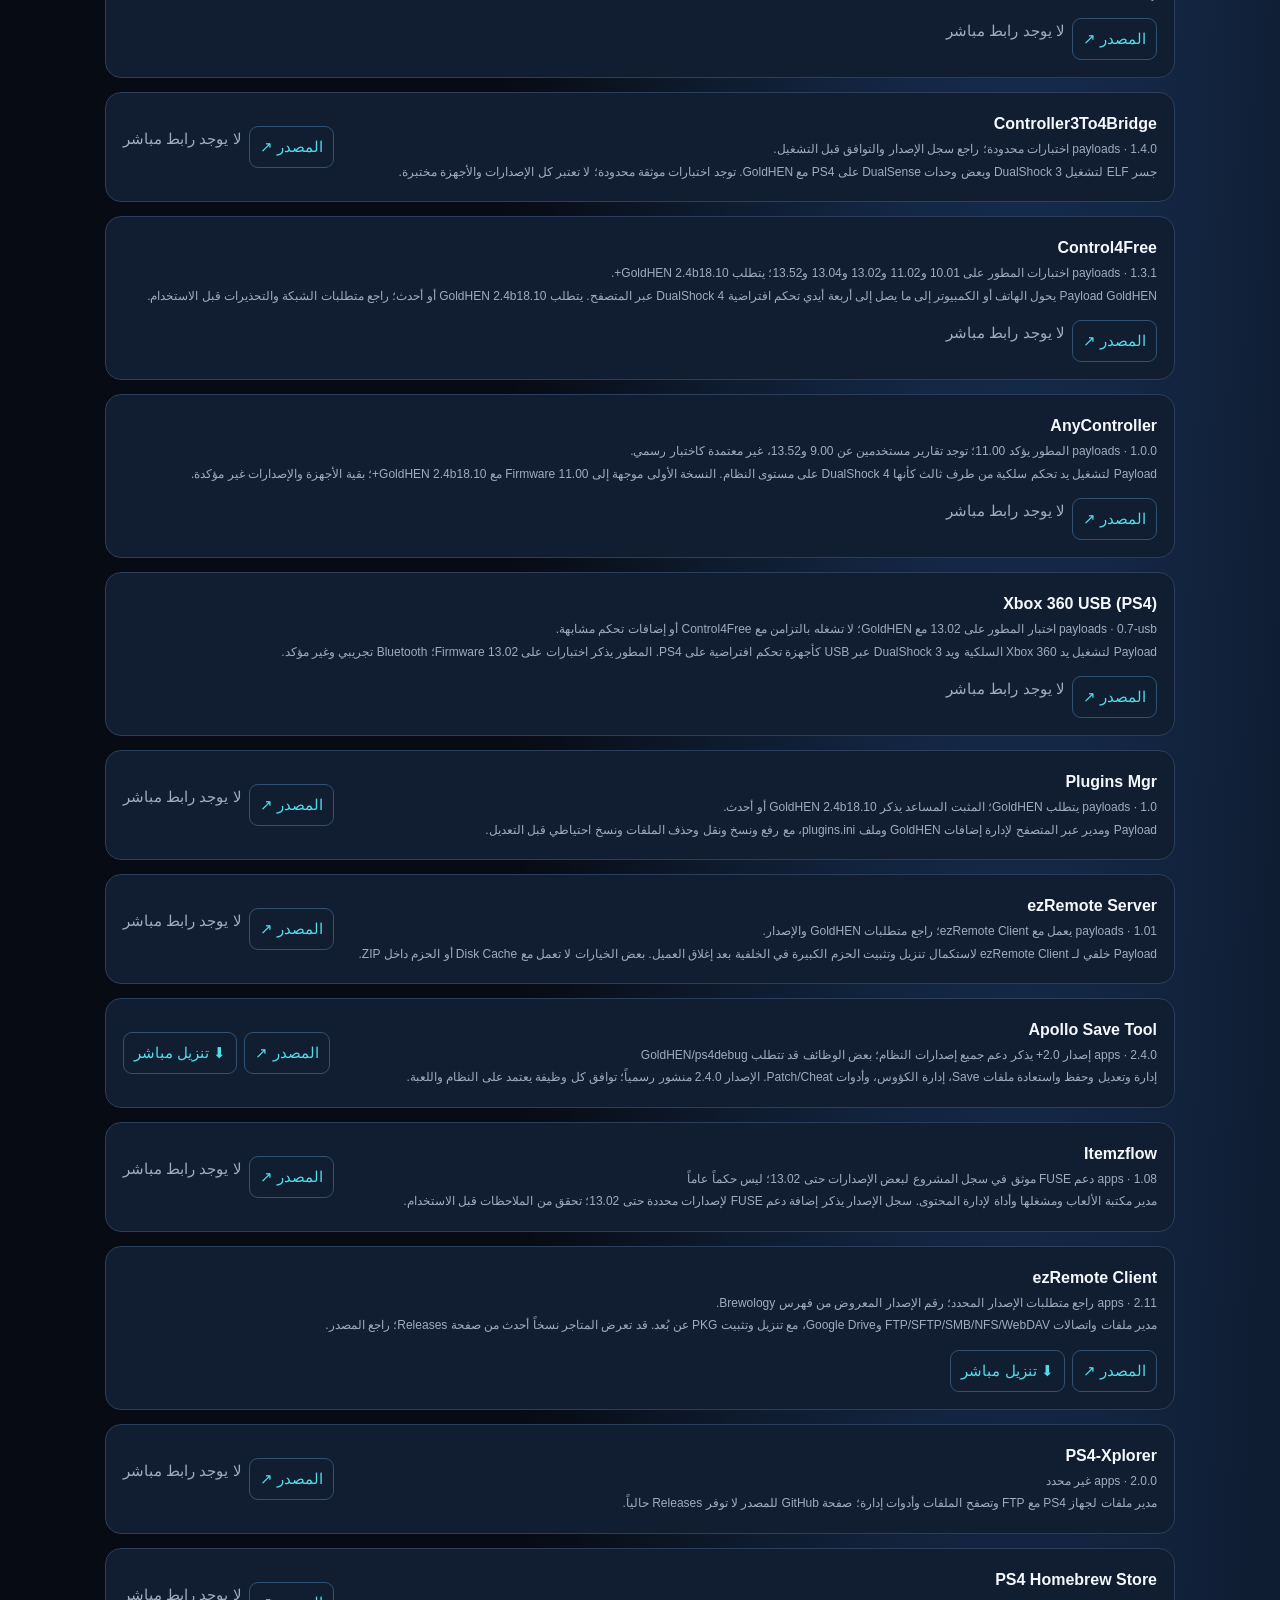
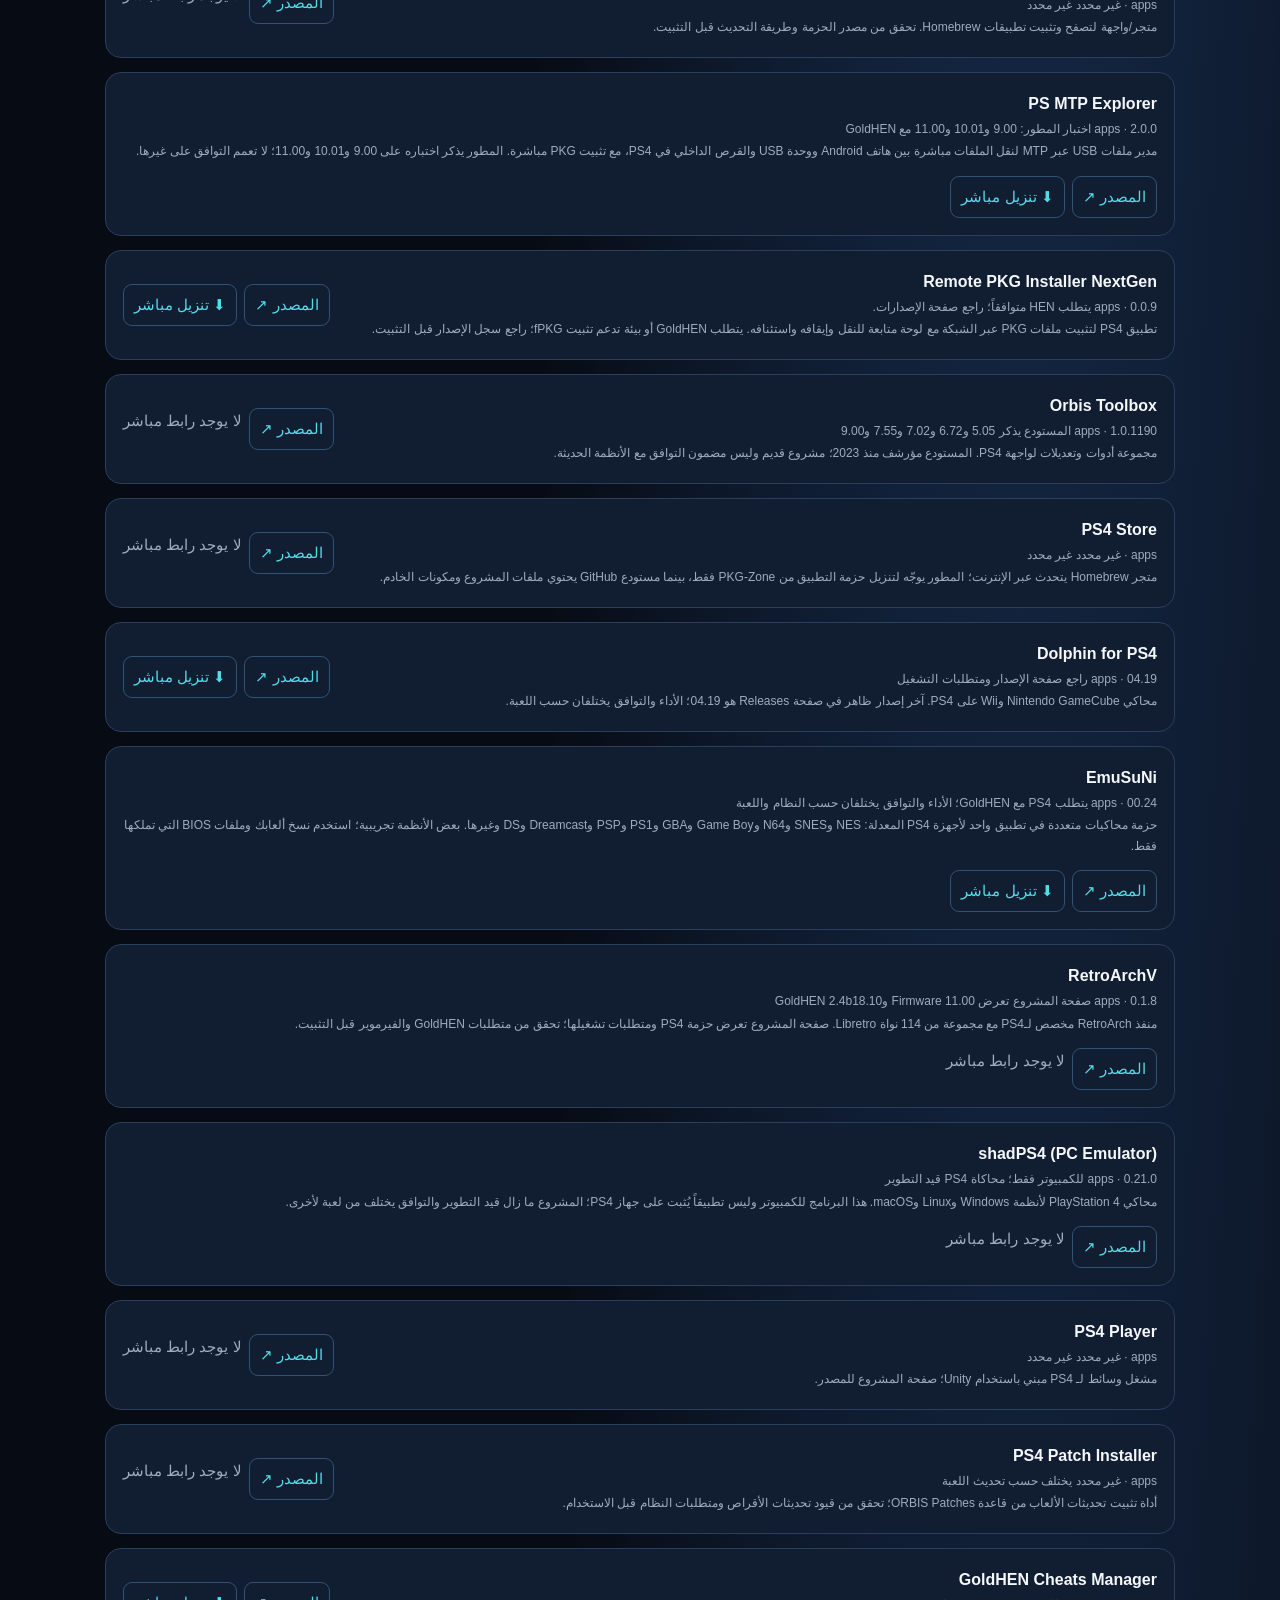
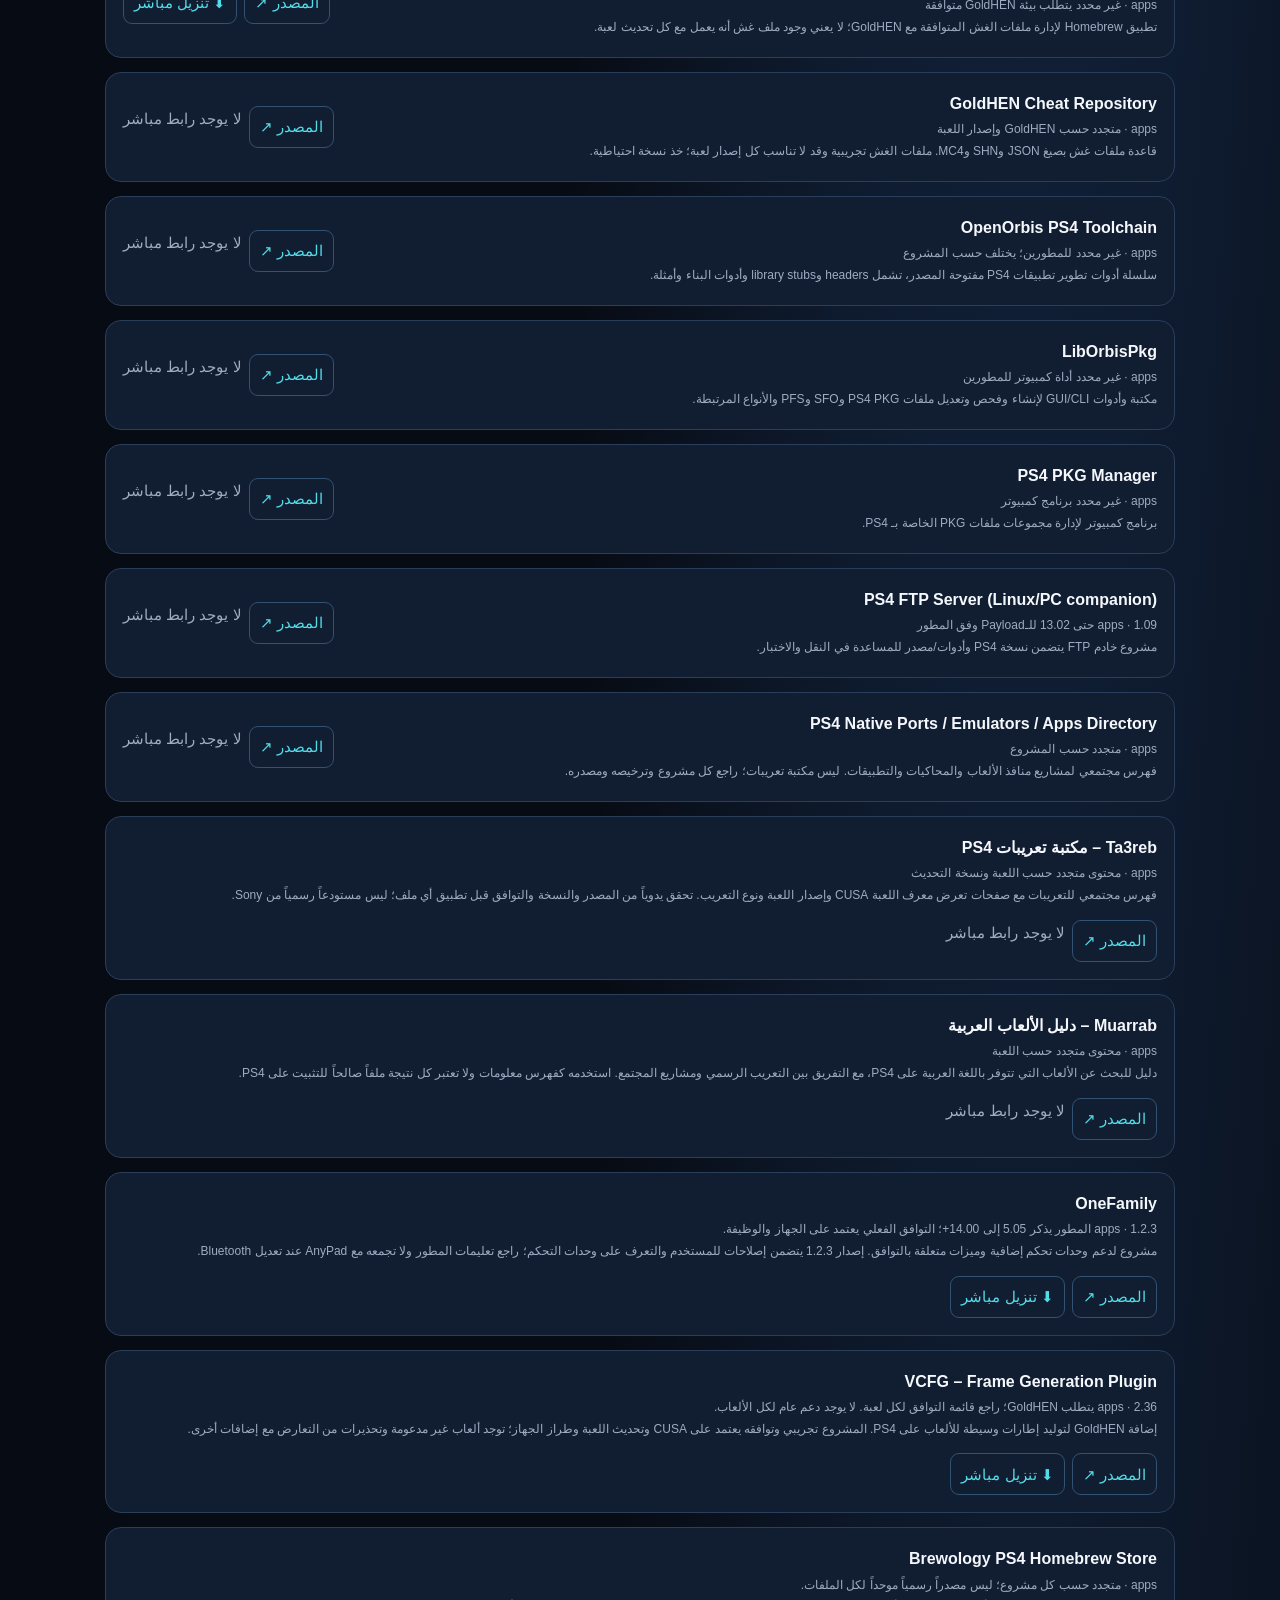
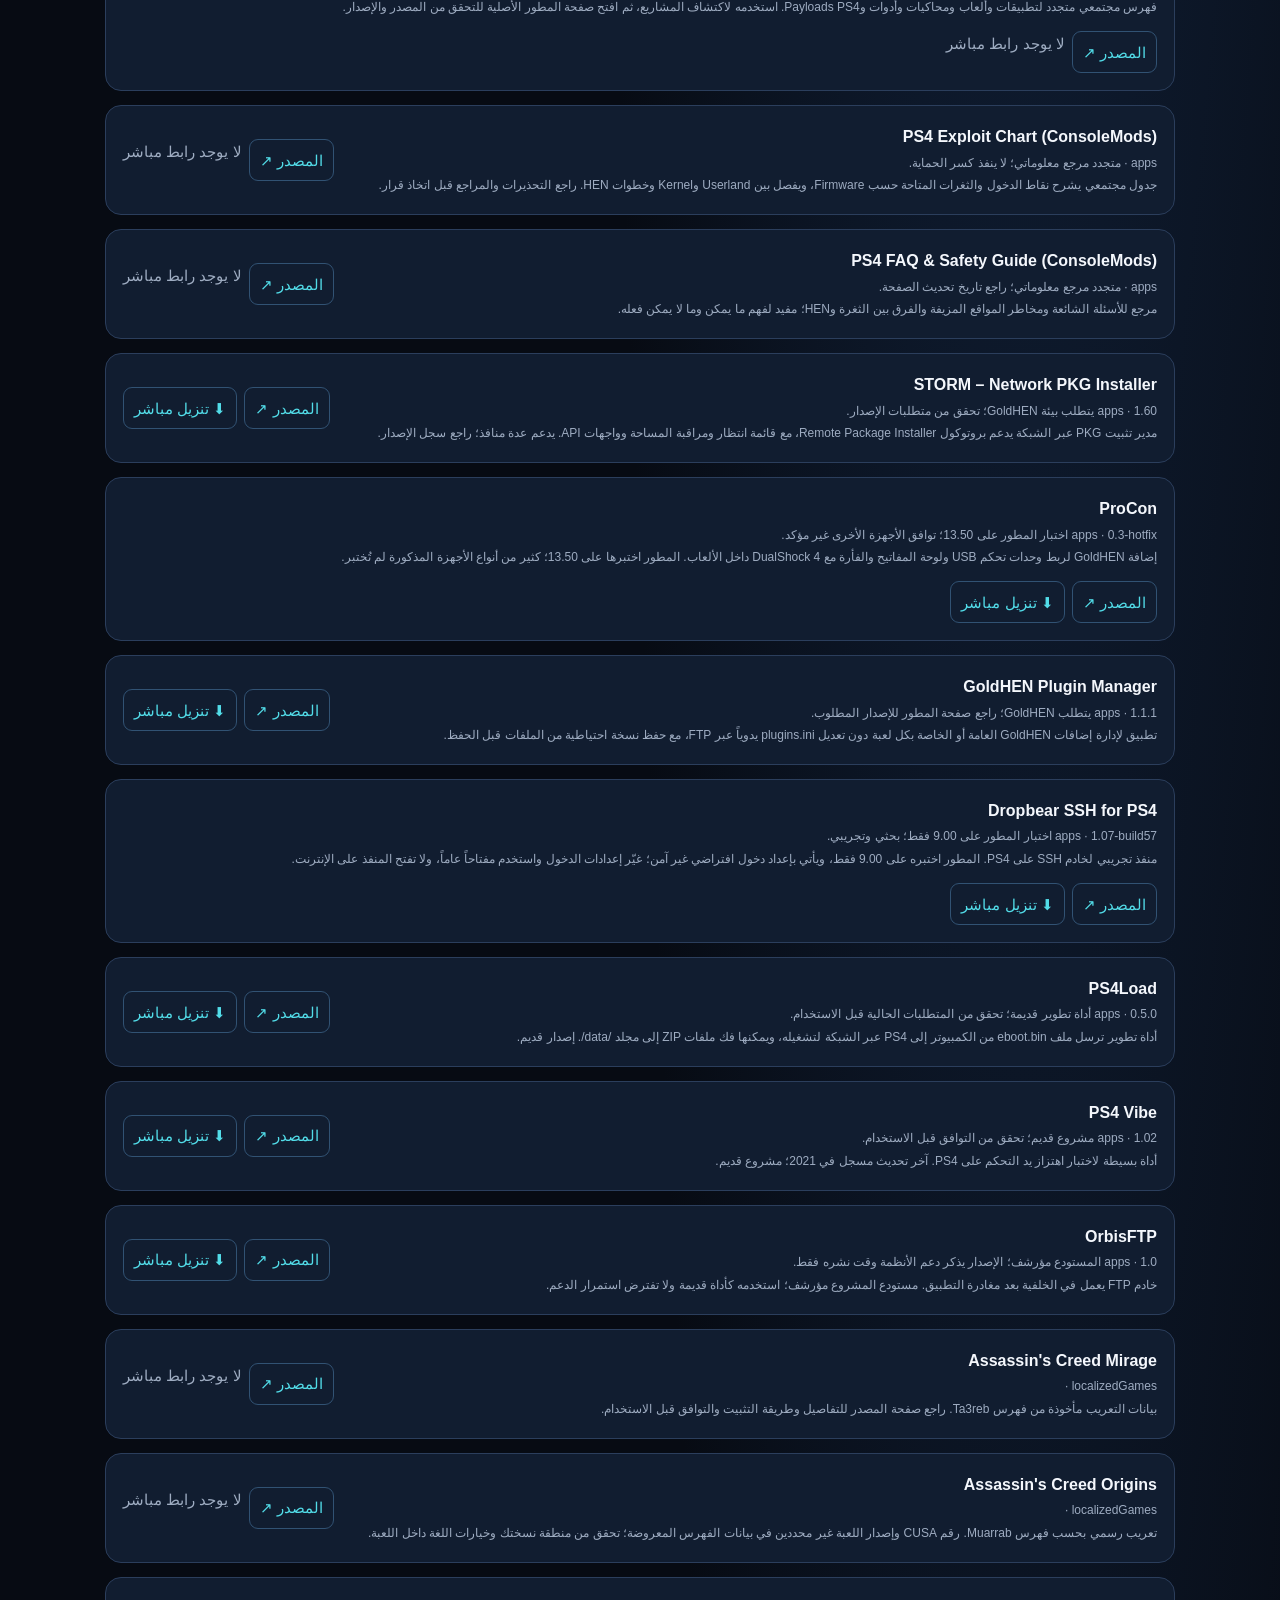
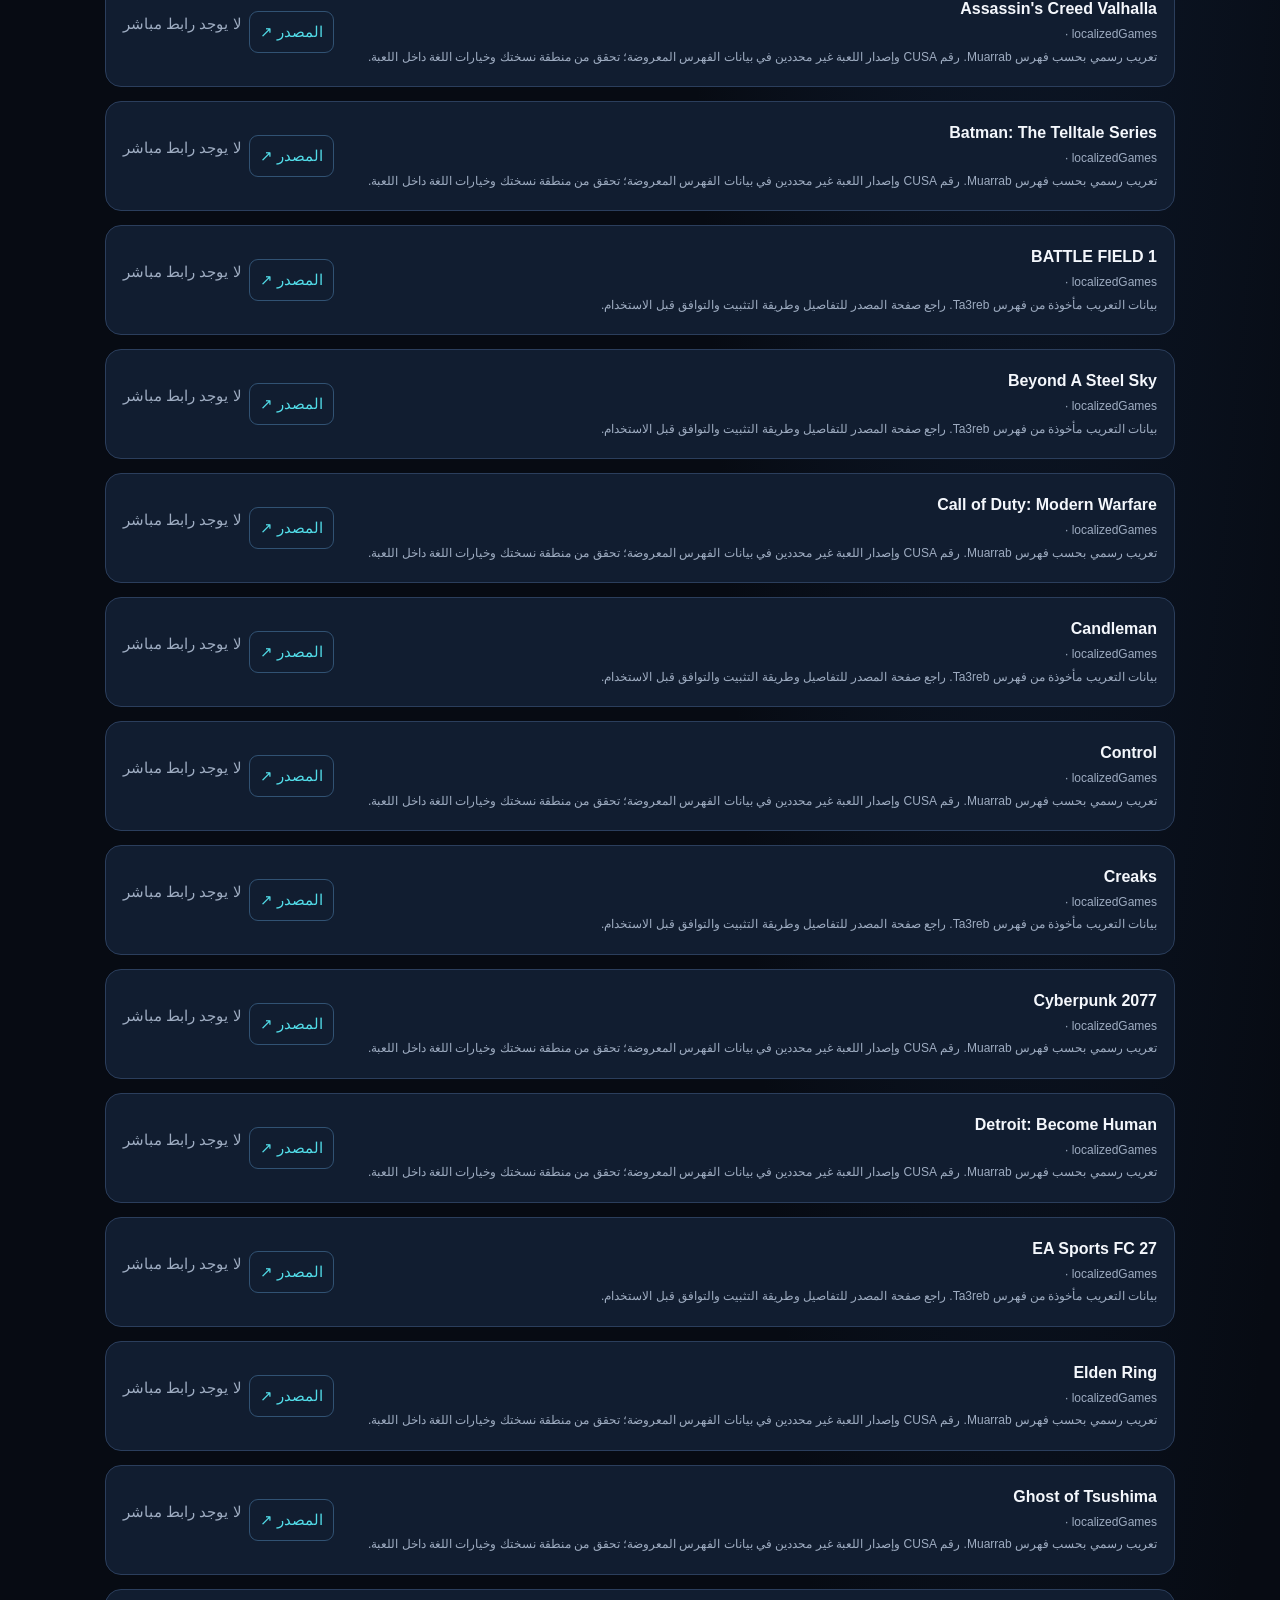
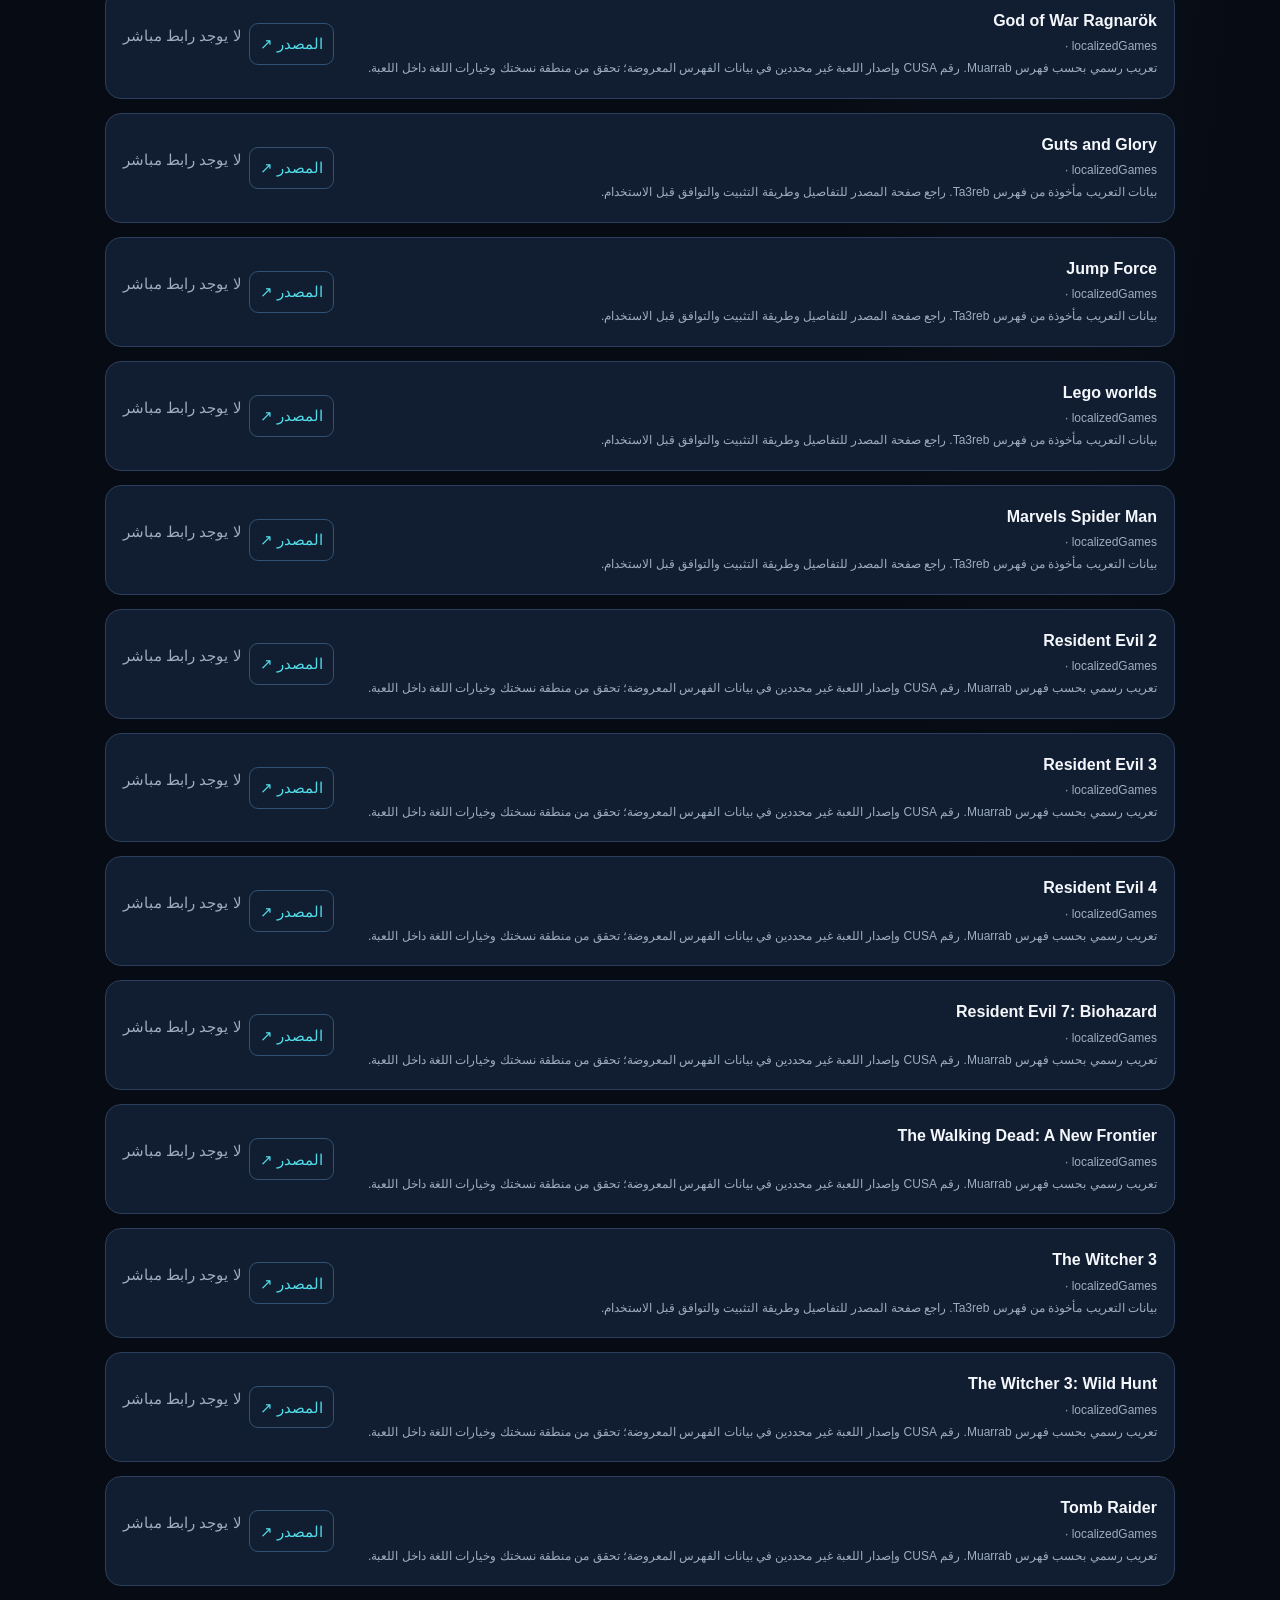
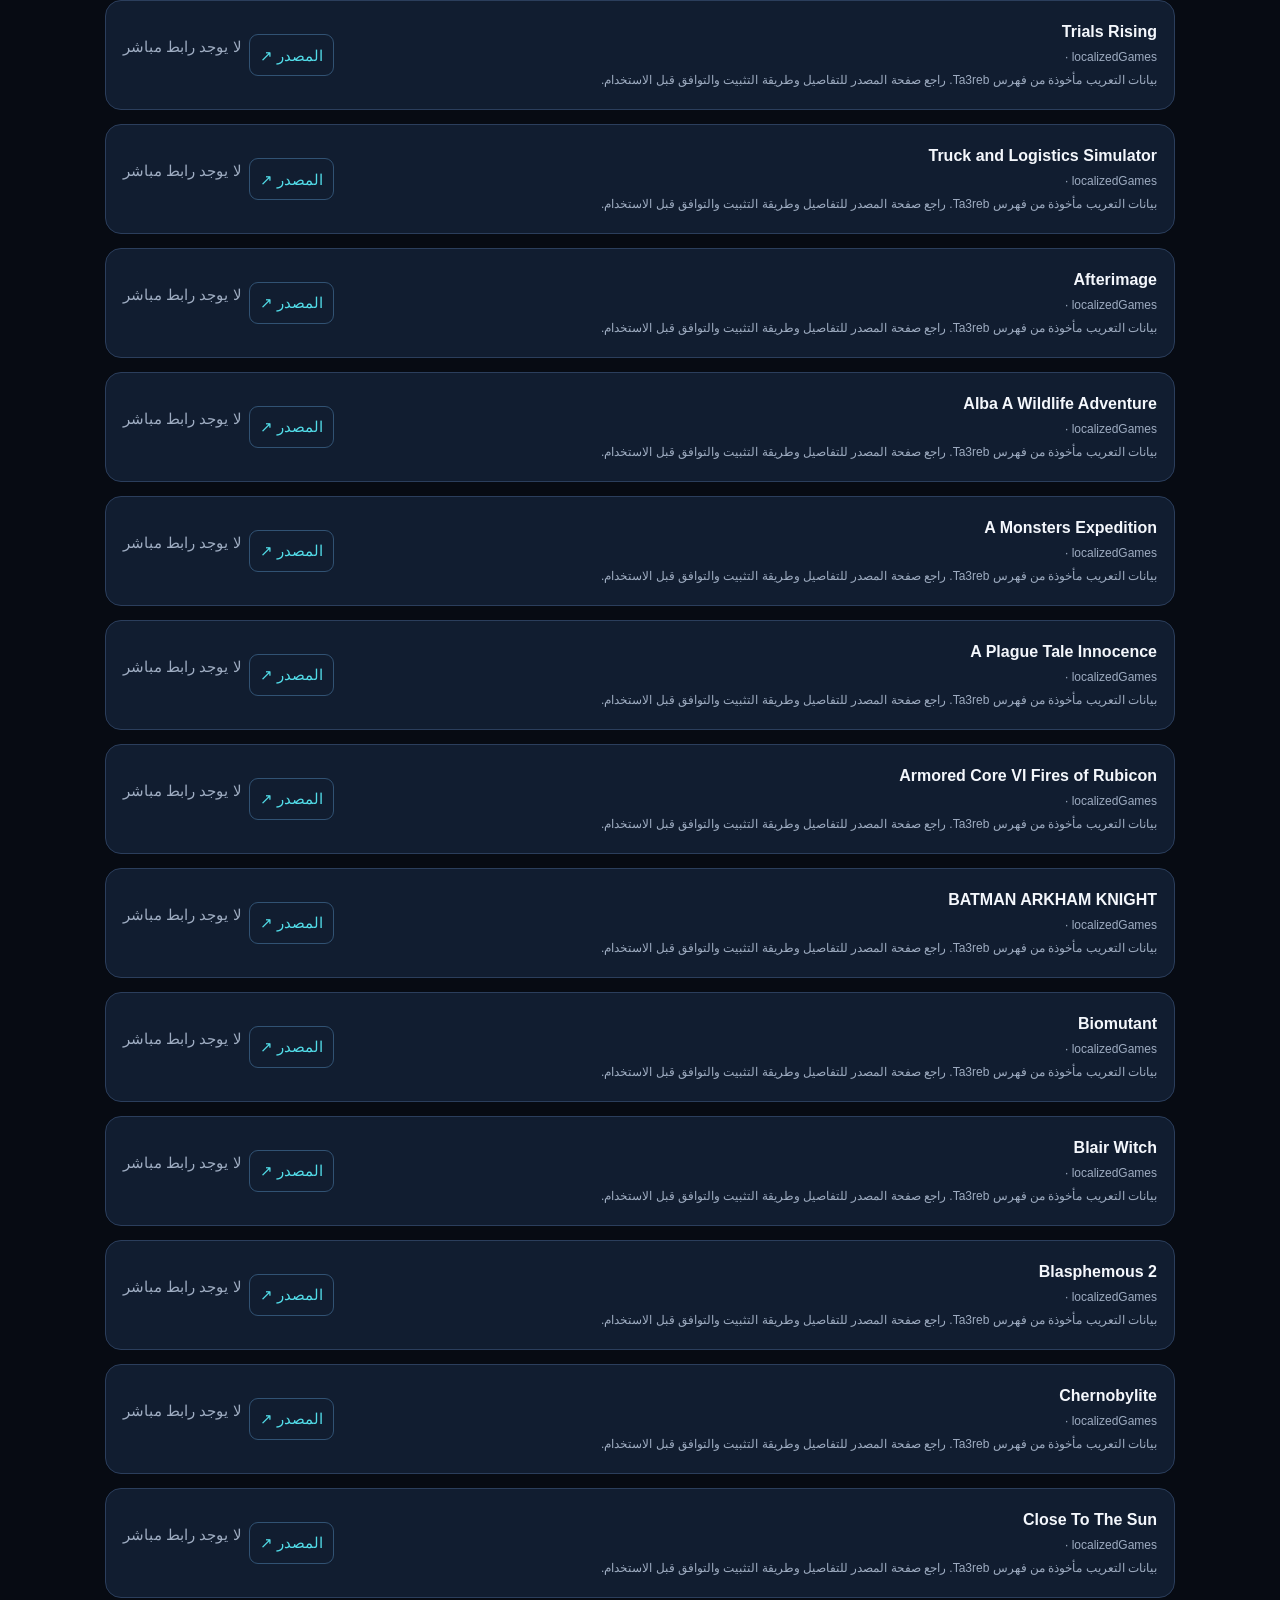
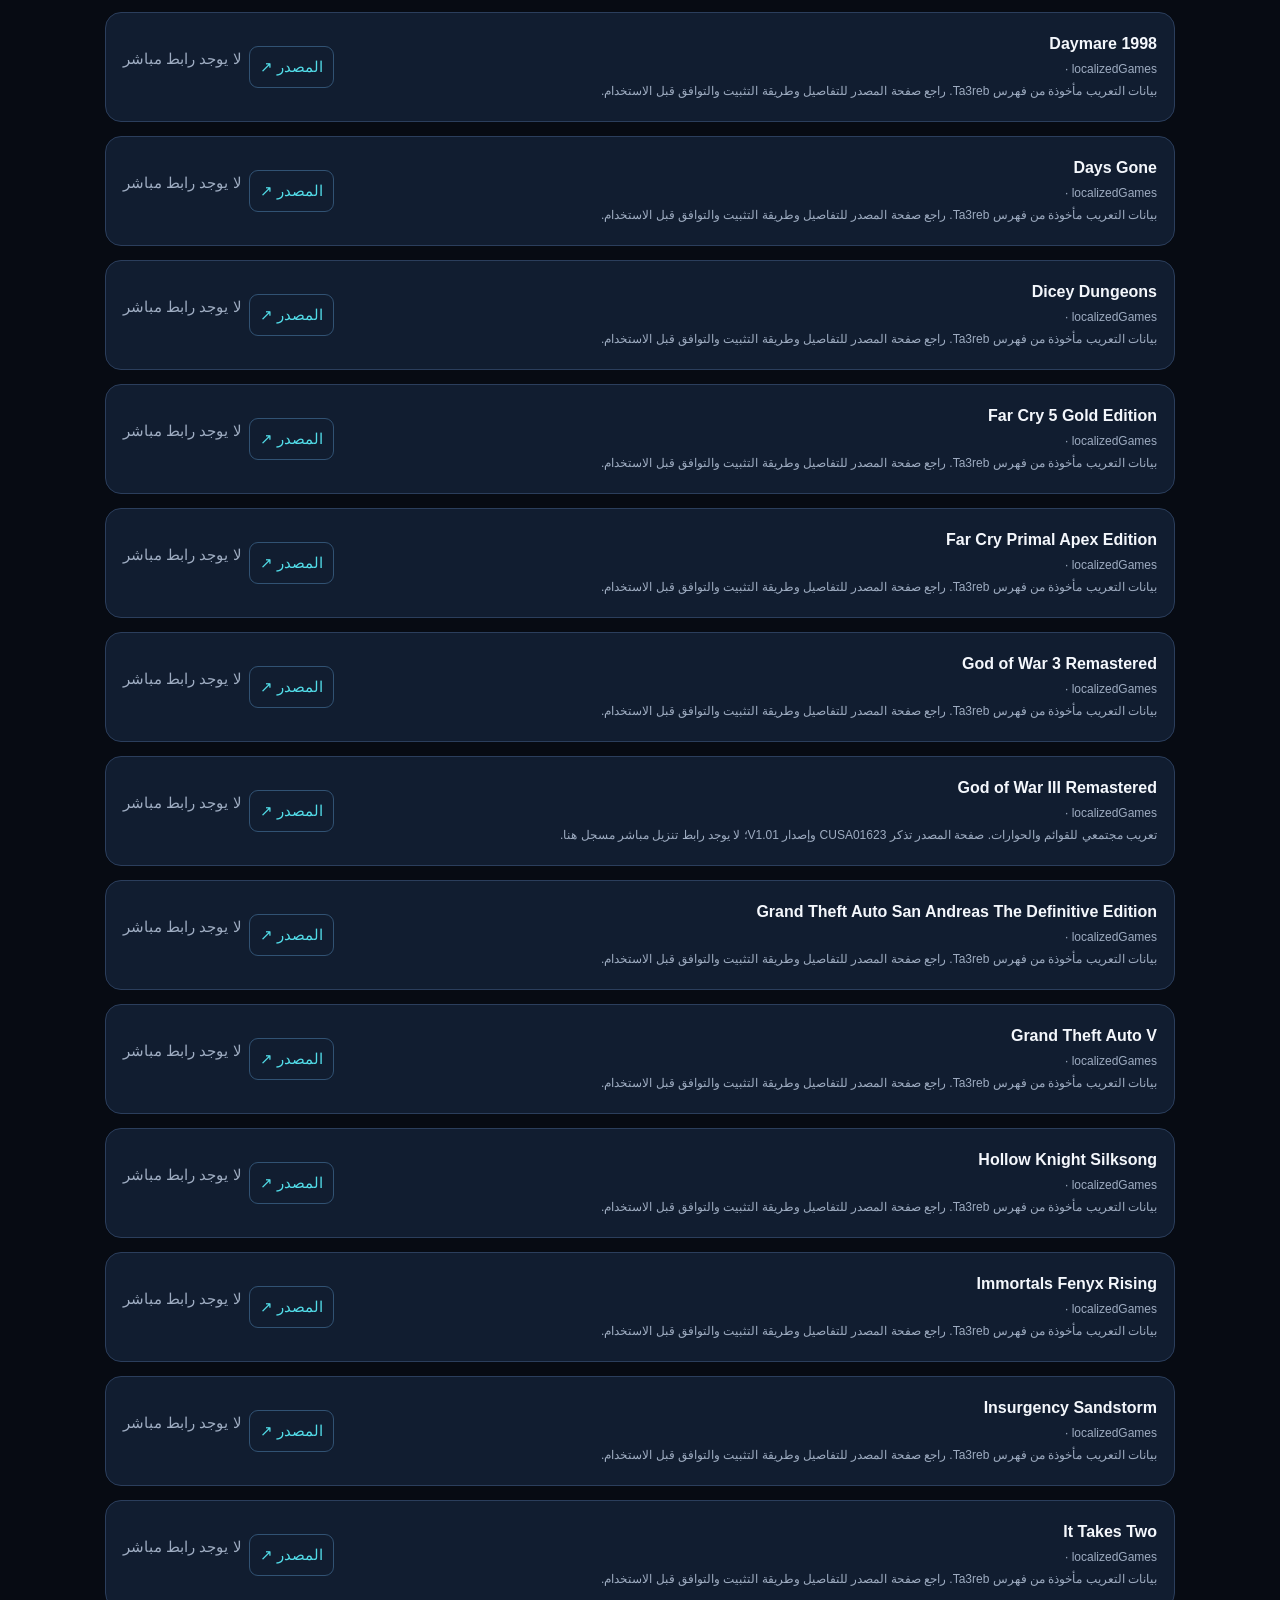
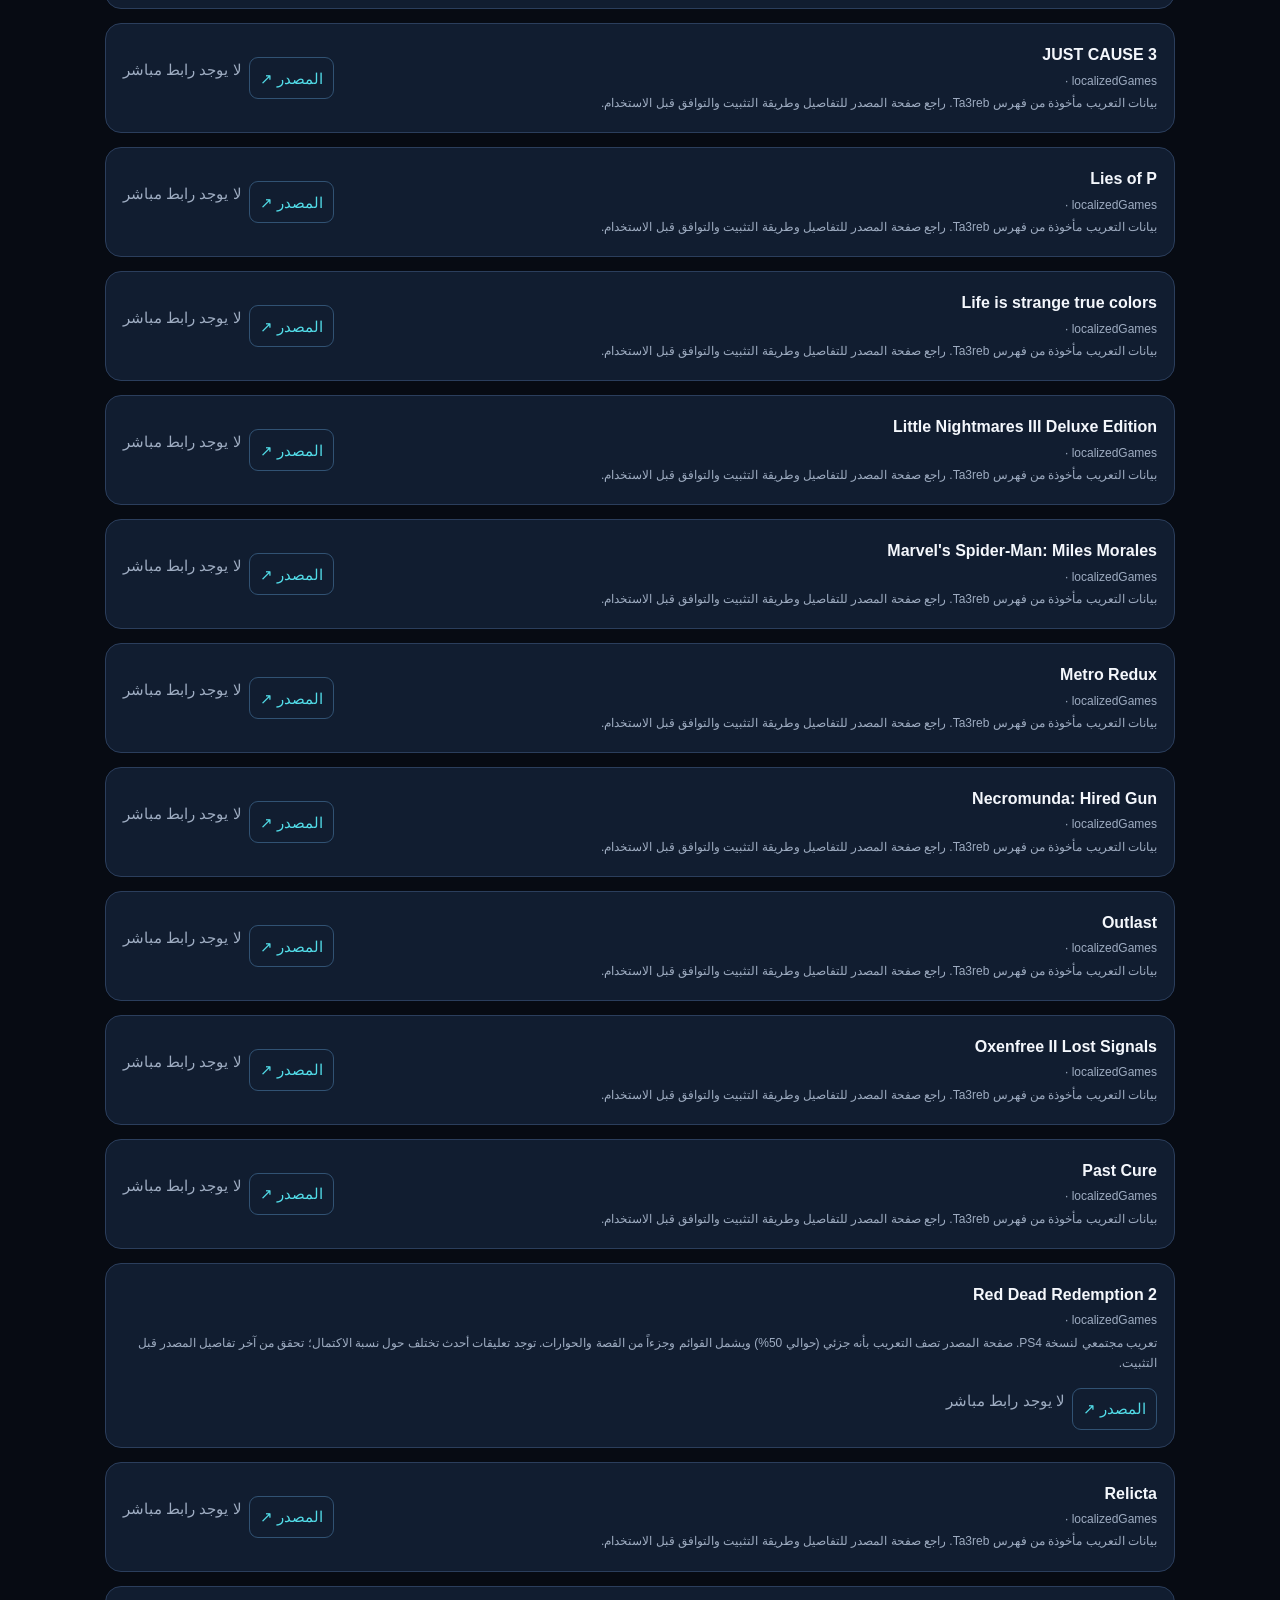
<file: ultimate/downloads.html>
<!doctype html>
<html lang="ar" dir="rtl"><head><meta charset="utf-8"><meta name="viewport" content="width=device-width,initial-scale=1"><meta name="theme-color" content="#080d18"><title>مدير التنزيلات | M4 HUB</title>
<style>
:root{color-scheme:dark;--bg:#070b13;--panel:#111d30;--line:#2b3e5c;--txt:#f4f7fc;--muted:#9eacc1;--cyan:#52dce8;--blue:#548dff}*{box-sizing:border-box}body{margin:0;background:radial-gradient(ellipse at 80% -10%,#1b3760 0,transparent 38%),var(--bg);color:var(--txt);font:15px/1.7 Arial,sans-serif}a{color:inherit;text-decoration:none}button,input,select{font:inherit}.top{padding:14px clamp(14px,4vw,50px);background:#080e19ed;border-bottom:1px solid var(--line);display:flex;justify-content:space-between;align-items:center;gap:12px}.btn{border:1px solid var(--line);background:var(--panel);color:var(--txt);border-radius:10px;padding:9px 13px;cursor:pointer;min-height:42px}.btn:focus,.field:focus,.item-actions a:focus,.item-actions button:focus{outline:2px solid var(--cyan);outline-offset:2px}.item-actions a,.item-actions button{min-height:42px;display:inline-flex;align-items:center}.primary{background:linear-gradient(110deg,#3979eb,#6559df);border:0}.wrap{max-width:1100px;margin:auto;padding:24px 15px 55px}.hero,.panel,.item{border:1px solid var(--line);border-radius:16px;background:#111d30;padding:17px;margin-bottom:14px}.hero h1{margin:0 0 5px;font-size:28px}.muted,.small{color:var(--muted)}.toolbar{display:flex;gap:9px;flex-wrap:wrap;margin:14px 0}.field{background:#0b1422;color:var(--txt);border:1px solid var(--line);border-radius:10px;padding:11px;flex:1;min-width:170px}.item{display:flex;align-items:center;justify-content:space-between;gap:12px;flex-wrap:wrap}.item h3{margin:0;font-size:16px}.item p{margin:2px 0;color:var(--muted);font-size:12px}.item-actions{display:flex;gap:7px;flex-wrap:wrap}.item-actions a,.item-actions button{border:1px solid #315273;border-radius:9px;padding:7px 10px;color:var(--cyan);background:transparent;cursor:pointer}.status{font-size:11px;color:#83dfbb}.empty{padding:24px;text-align:center;border:1px dashed var(--line);border-radius:13px;color:var(--muted)}.section{display:flex;justify-content:space-between;align-items:center;gap:10px;margin:24px 0 10px}.section h2{margin:0;font-size:20px}footer{text-align:center;color:var(--muted);font-size:11px;padding:25px}
</style></head><body>
<header class="top"><b>⬇ M4 HUB <span style="color:var(--cyan)">DOWNLOAD MANAGER</span></b><div style="display:flex;gap:8px;flex-wrap:wrap"><a class="btn" href="../">⌂ الرئيسية</a><a class="btn" href="./speed.html">⚡ اختبار السرعة</a><a class="btn" href="./links.html">حالة الروابط</a><a class="btn" href="./">العودة للمكتبة</a></div></header>
<main class="wrap"><section class="hero"><h1>مدير التنزيلات</h1><div class="muted">ابحث عن ملفات الكتالوج وابدأ تنزيلها مباشرة. يحتفظ هذا المدير بسجل محلي للطلبات على هذا المتصفح.</div><div class="small" id="state">جارٍ تحميل الكتالوج…</div></section>
<div class="section"><h2>مكتبة الملفات</h2><span class="small" id="count">—</span></div><div class="toolbar"><input class="field" id="search" type="search" aria-label="البحث في الملفات" placeholder="ابحث عن تطبيق أو Payload أو لعبة…"><button class="btn" id="clearSearch" type="button" aria-label="مسح البحث">مسح البحث</button><select class="field" id="kind"><option value="all">كل الأقسام</option></select></div><div id="library"><div class="empty">تحميل…</div></div>
<div class="section"><h2>سجل التنزيلات</h2><button class="btn" id="clear">مسح السجل</button></div><div class="small" style="margin-bottom:10px">السجل يوضح أن طلب التنزيل فُتح فقط؛ المتصفح لا يتيح للموقع قراءة نسبة التقدم أو تأكيد اكتمال الملف.</div><div id="history"><div class="empty">لا توجد تنزيلات بعد.</div></div>
</main><footer>M4 HUB ULTIMATE · يعمل من متصفح الموقع ولا يحتاج تثبيت إضافة</footer>
<script>
(()=>{'use strict';const $=id=>document.getElementById(id);let data={},all=[];const key='majeed_ps4_download_history_v1';const esc=s=>String(s??'').replace(/[&<>"']/g,c=>({'&':'&amp;','<':'&lt;','>':'&gt;','"':'&quot;',"'":'&#39;'}[c]));function validHttps(value){try{const u=new URL(String(value||''));return u.protocol==='https:'&&!u.username&&!u.password}catch(_){return false}}function history(){try{const saved=JSON.parse(localStorage.getItem(key)||'[]');return Array.isArray(saved)?saved.filter(x=>x&&typeof x==='object'&&typeof x.name==='string'&&validHttps(x.url)&&typeof x.time==='string').slice(0,80):[]}catch(_){return[]}}function save(a){try{localStorage.setItem(key,JSON.stringify(a.slice(0,80)))}catch(_){$('state').textContent='تعذر حفظ السجل في مساحة المتصفح'}}function start(x){const url=x.downloadUrl||x.download_url;if(!validHttps(url)){$('state').textContent='رابط التنزيل غير صالح أو غير آمن؛ تم إلغاء الفتح.';return;}const h=history();h.unshift({name:x.name||x.name_en||x.version||'ملف',url,time:new Date().toISOString(),status:'تم فتح طلب التنزيل'});save(h);renderHistory();window.location.href=url}function renderHistory(){const h=history();$('history').innerHTML=h.length?h.map(x=>'<article class="item"><div><h3>'+esc(x.name)+'</h3><p>'+esc(isNaN(Date.parse(x.time))?'تاريخ غير معروف':new Date(x.time).toLocaleString())+'</p><span class="status">● '+esc(x.status||'تم تسجيل الطلب')+'</span></div><div class="item-actions"><a href="'+esc(x.url)+'" rel="noopener">إعادة التنزيل ↗</a></div></article>').join(''):'<div class="empty">لا توجد طلبات تنزيل مسجلة.</div>'}function render(){const q=$('search').value.trim().toLowerCase(),k=$('kind').value;const items=all.filter(x=>(k==='all'||x.kind===k)&&(!q||[x.name,x.name_en,x.description,x.version,x.kind].join(' ').toLowerCase().includes(q)));$('count').textContent=items.length+' ملف';$('library').innerHTML=items.length?items.map(x=>'<article class="item"><div><h3>'+esc(x.name||x.name_en||x.version||'عنصر بدون اسم')+'</h3><p>'+esc(x.kind)+' · '+esc(x.version||'')+' '+esc(x.firmware||'')+'</p><p>'+esc(x.description||x.description_en||'')+'</p></div><div class="item-actions">'+(x.url?'<a href="'+esc(x.url)+'" rel="noopener">المصدر ↗</a>':'')+(x.downloadUrl?'<button data-dl="'+x.id+'">⬇ تنزيل مباشر</button>':'<span class="small">لا يوجد رابط مباشر</span>')+'</div></article>').join(''):'<div class="empty">لا توجد ملفات مطابقة. أضف روابط التنزيل إلى الكتالوج لتظهر هنا.</div>'}async function init(){try{const r=await fetch('../catalog.json?dl='+Date.now(),{cache:'no-store'});if(!r.ok)throw Error('HTTP '+r.status);data=await r.json();all=[];for(const [kind,items] of Object.entries(data)){if(!Array.isArray(items))continue;items.forEach((x,i)=>{const downloadUrl=x.downloadUrl||x.download_url||'';const url=x.sourceUrl||x.source_url||x.url||'';if((downloadUrl&&validHttps(downloadUrl))||(url&&validHttps(url)))all.push({...x,id:kind+'-'+i,kind,downloadUrl:validHttps(downloadUrl)?downloadUrl:'',url:validHttps(url)?url:''})})}const kinds=[...new Set(all.map(x=>x.kind))];$('kind').innerHTML='<option value="all">كل الأقسام</option>'+kinds.map(k=>'<option value="'+esc(k)+'">'+esc(k)+'</option>').join('');$('state').textContent='الكتالوج متصل · '+all.length+' عنصر لديه رابط مسجل';render()}catch(e){$('state').textContent='تعذر تحميل الكتالوج: '+e.message;$('library').innerHTML='<div class="empty">تأكد من الاتصال ثم أعد تحميل الصفحة.</div>'}renderHistory()}$('library').addEventListener('click',e=>{const b=e.target.closest('[data-dl]');if(!b)return;const x=all.find(v=>v.id===b.dataset.dl);if(x)start(x)});$('search').addEventListener('input',render);$('clearSearch').addEventListener('click',()=>{$('search').value='';render();$('search').focus()});$('kind').addEventListener('change',render);$('clear').addEventListener('click',()=>{save([]);renderHistory()});init()})();
</script></body></html>
</file>
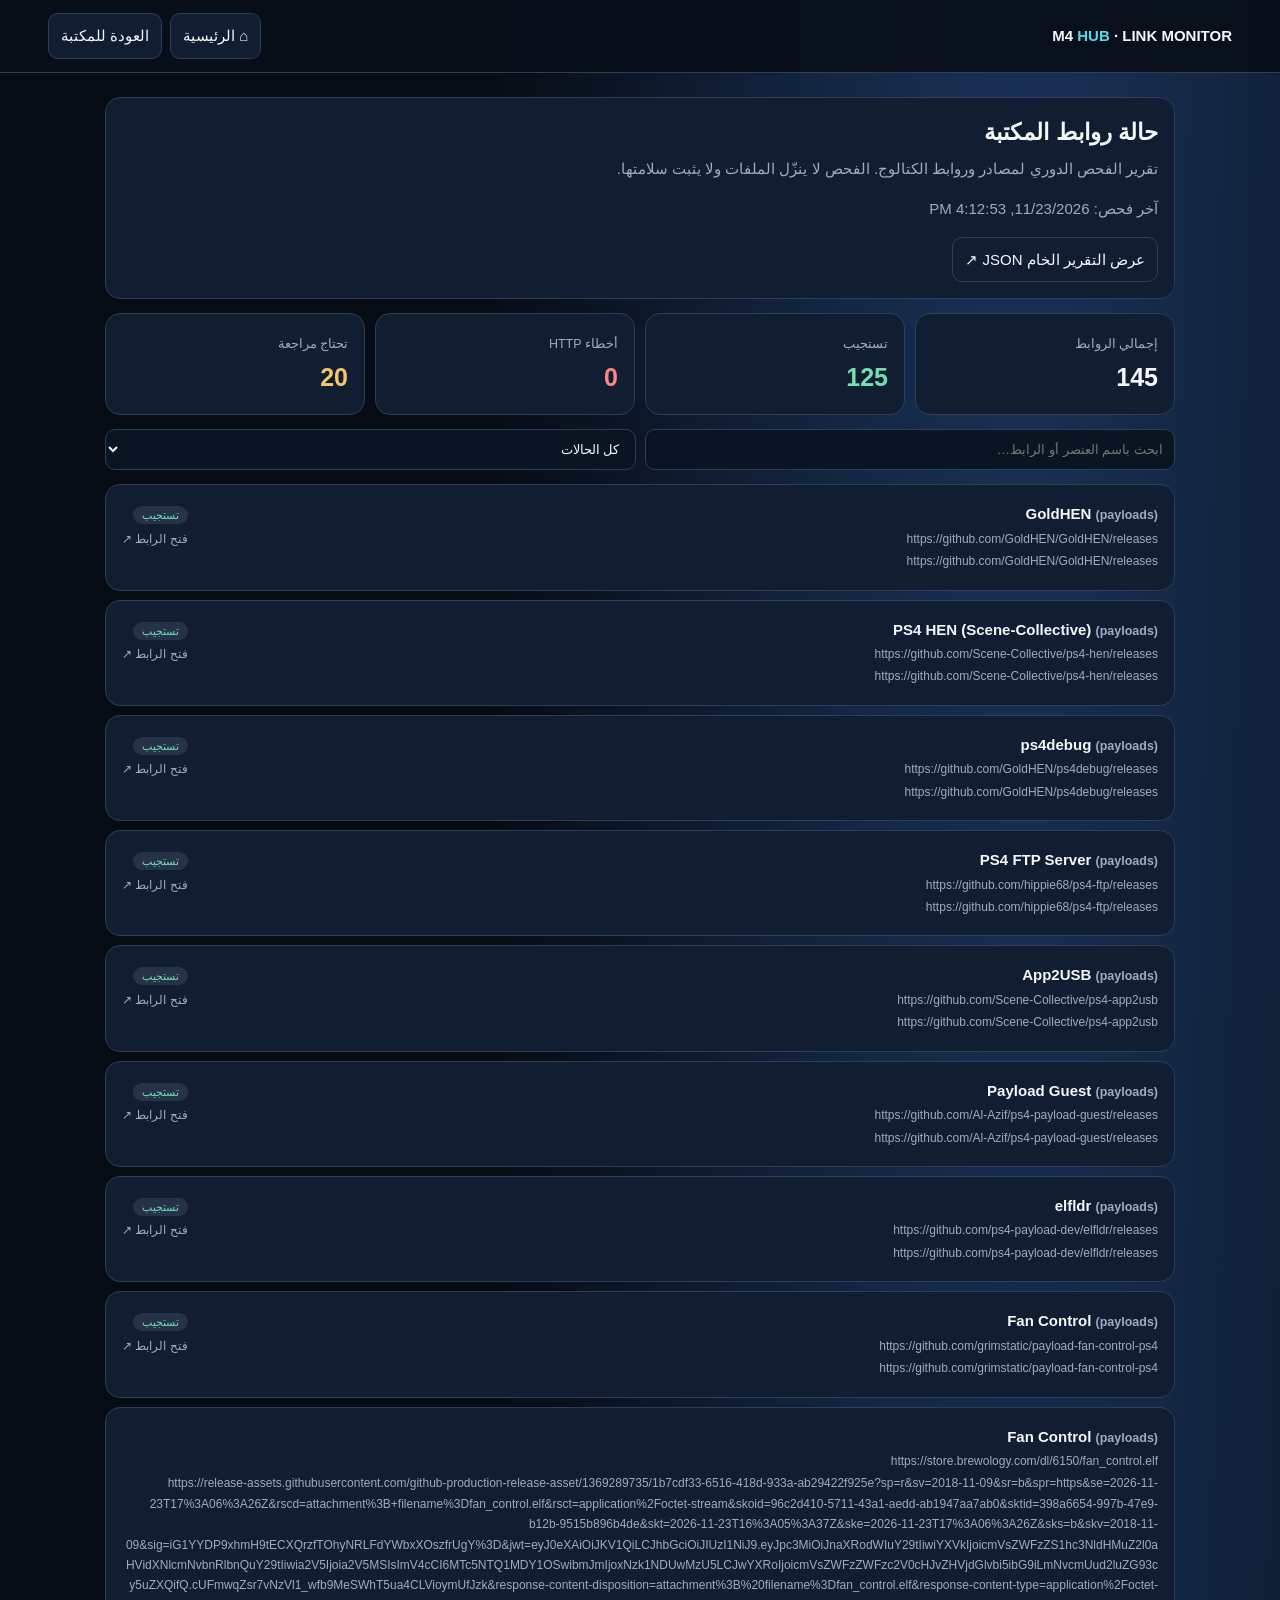
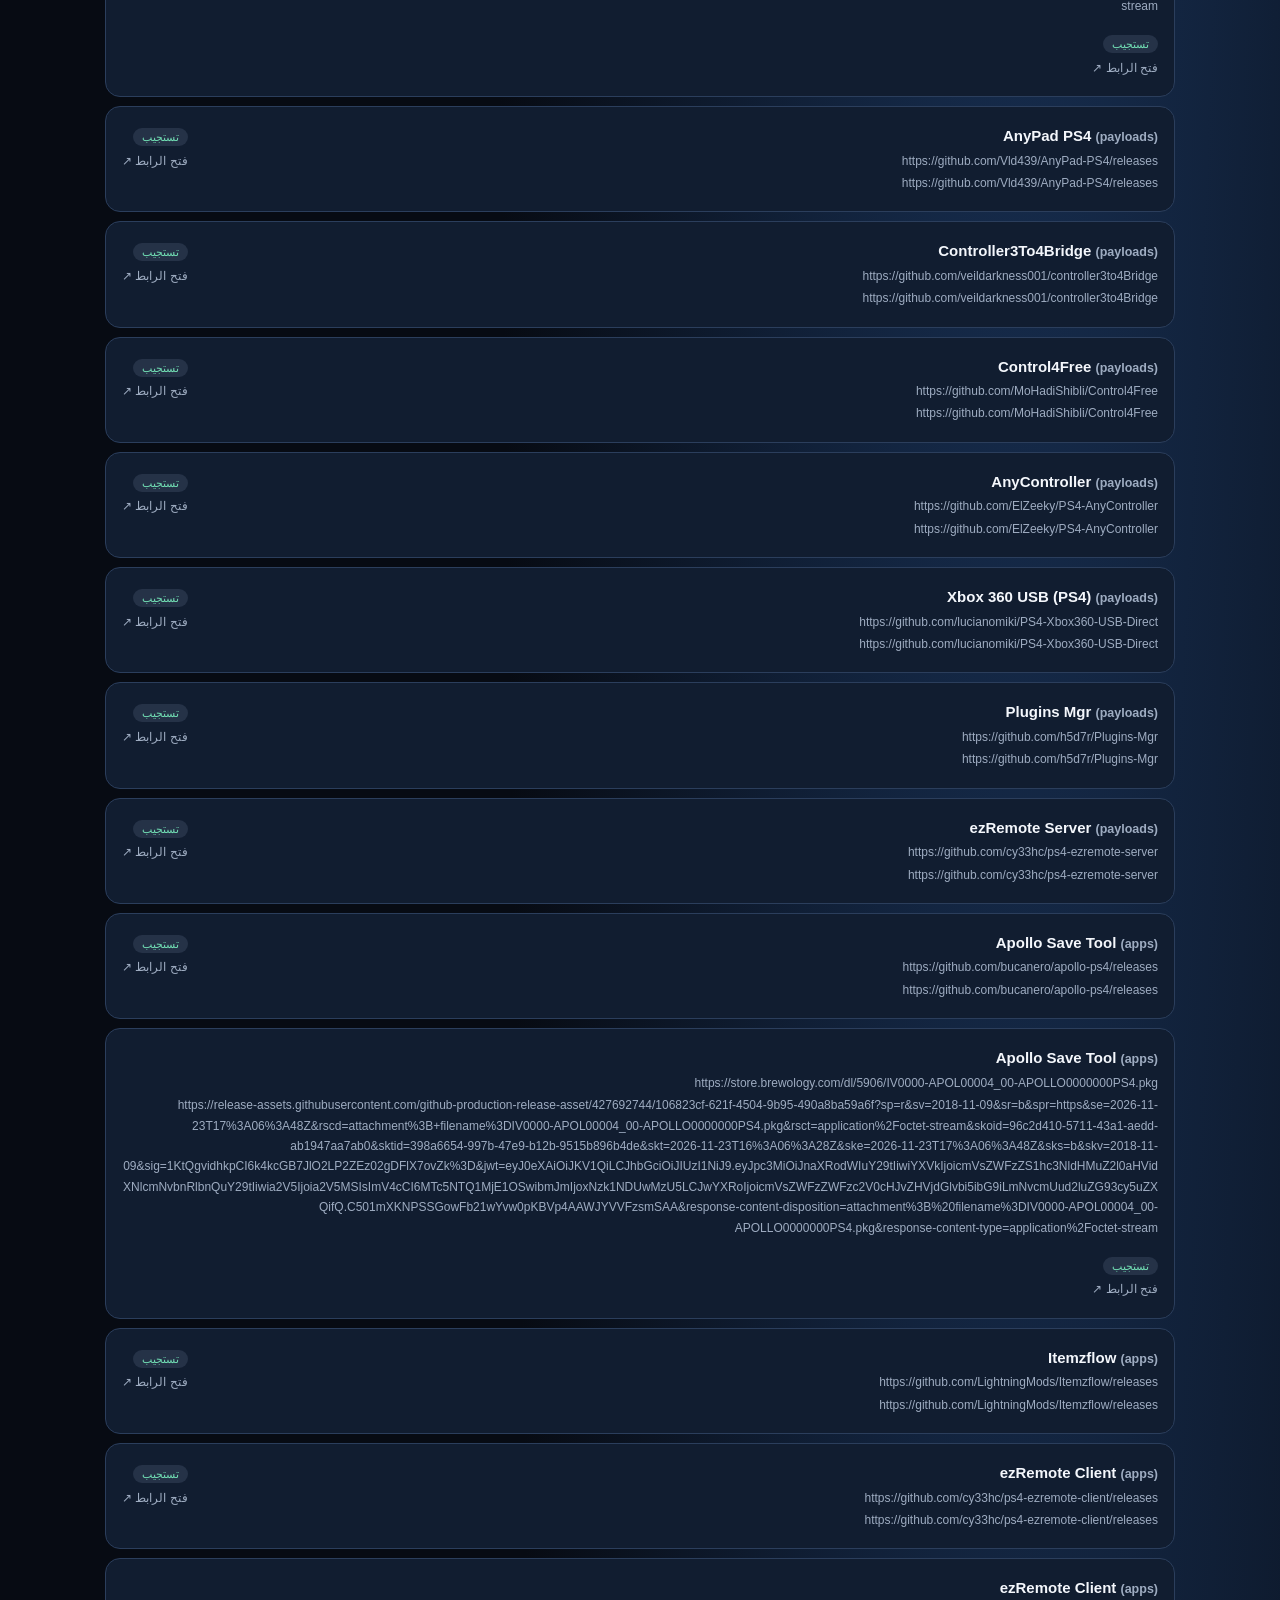
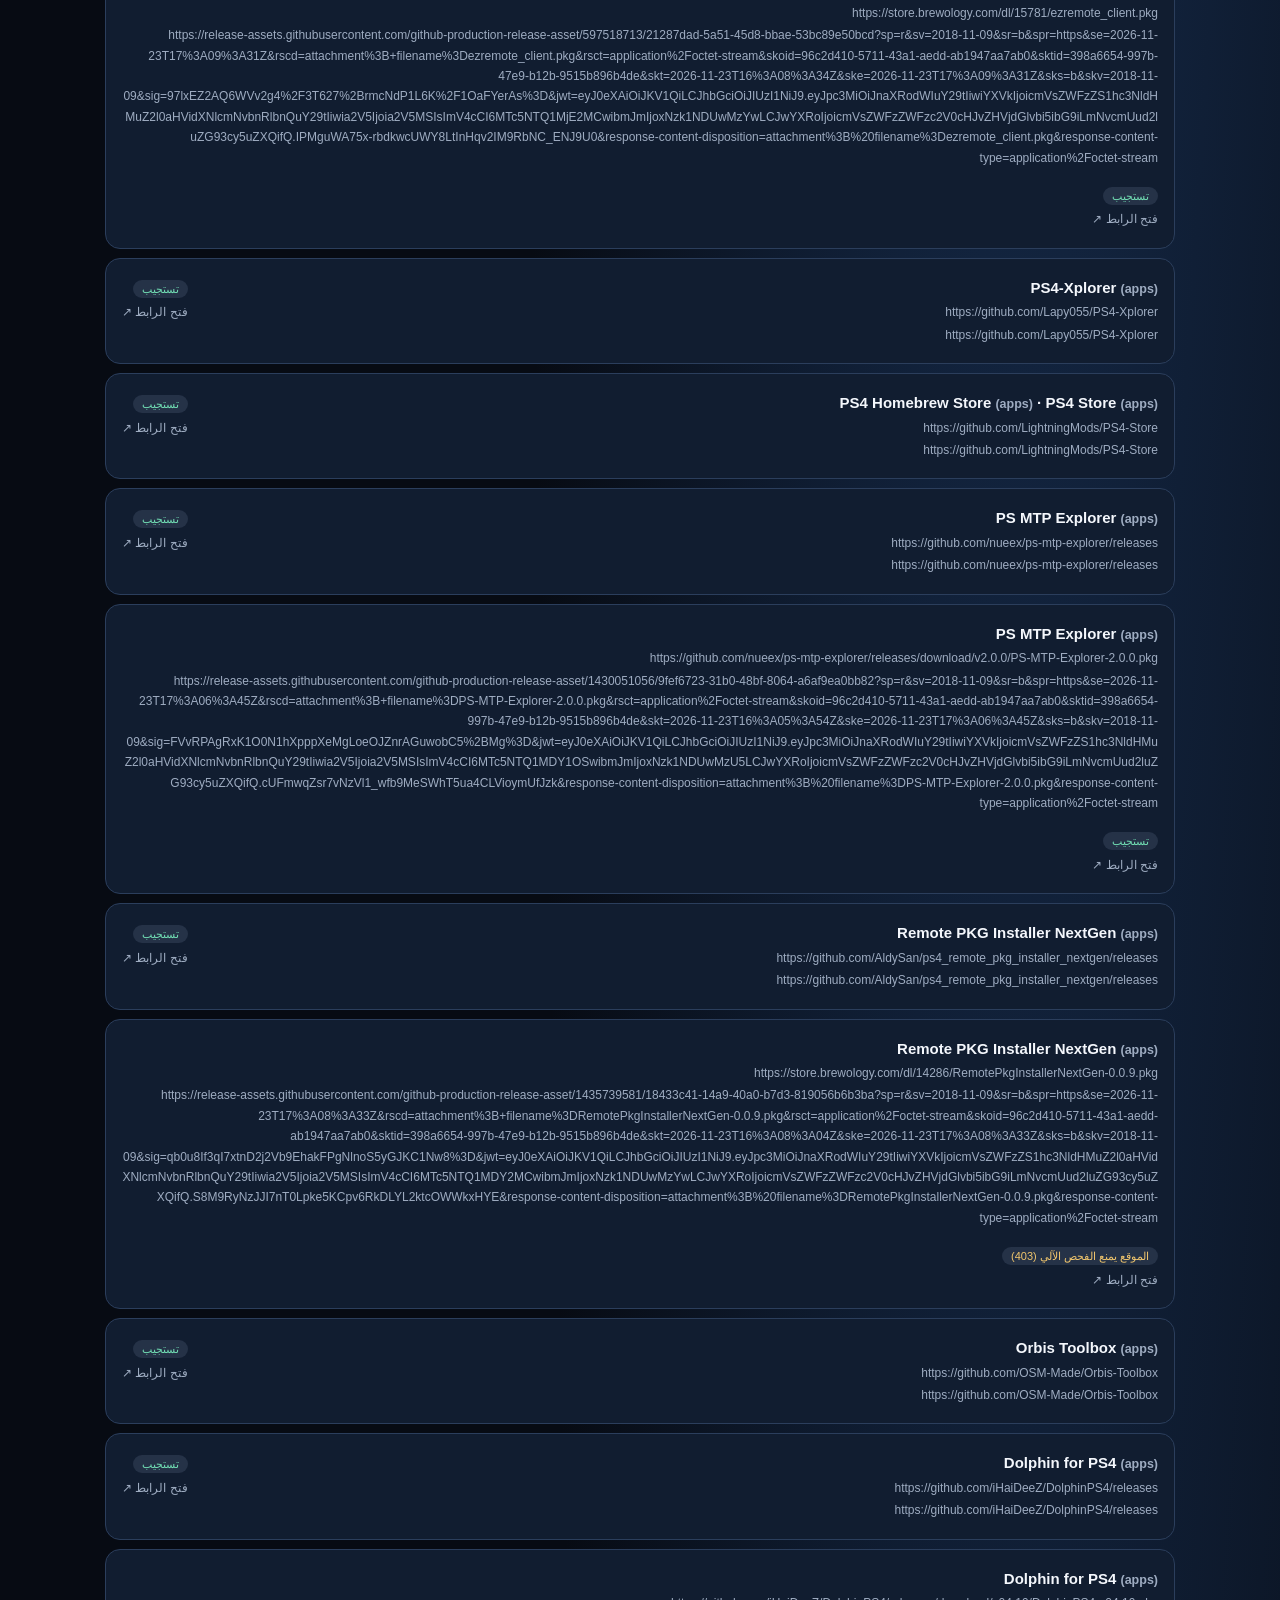
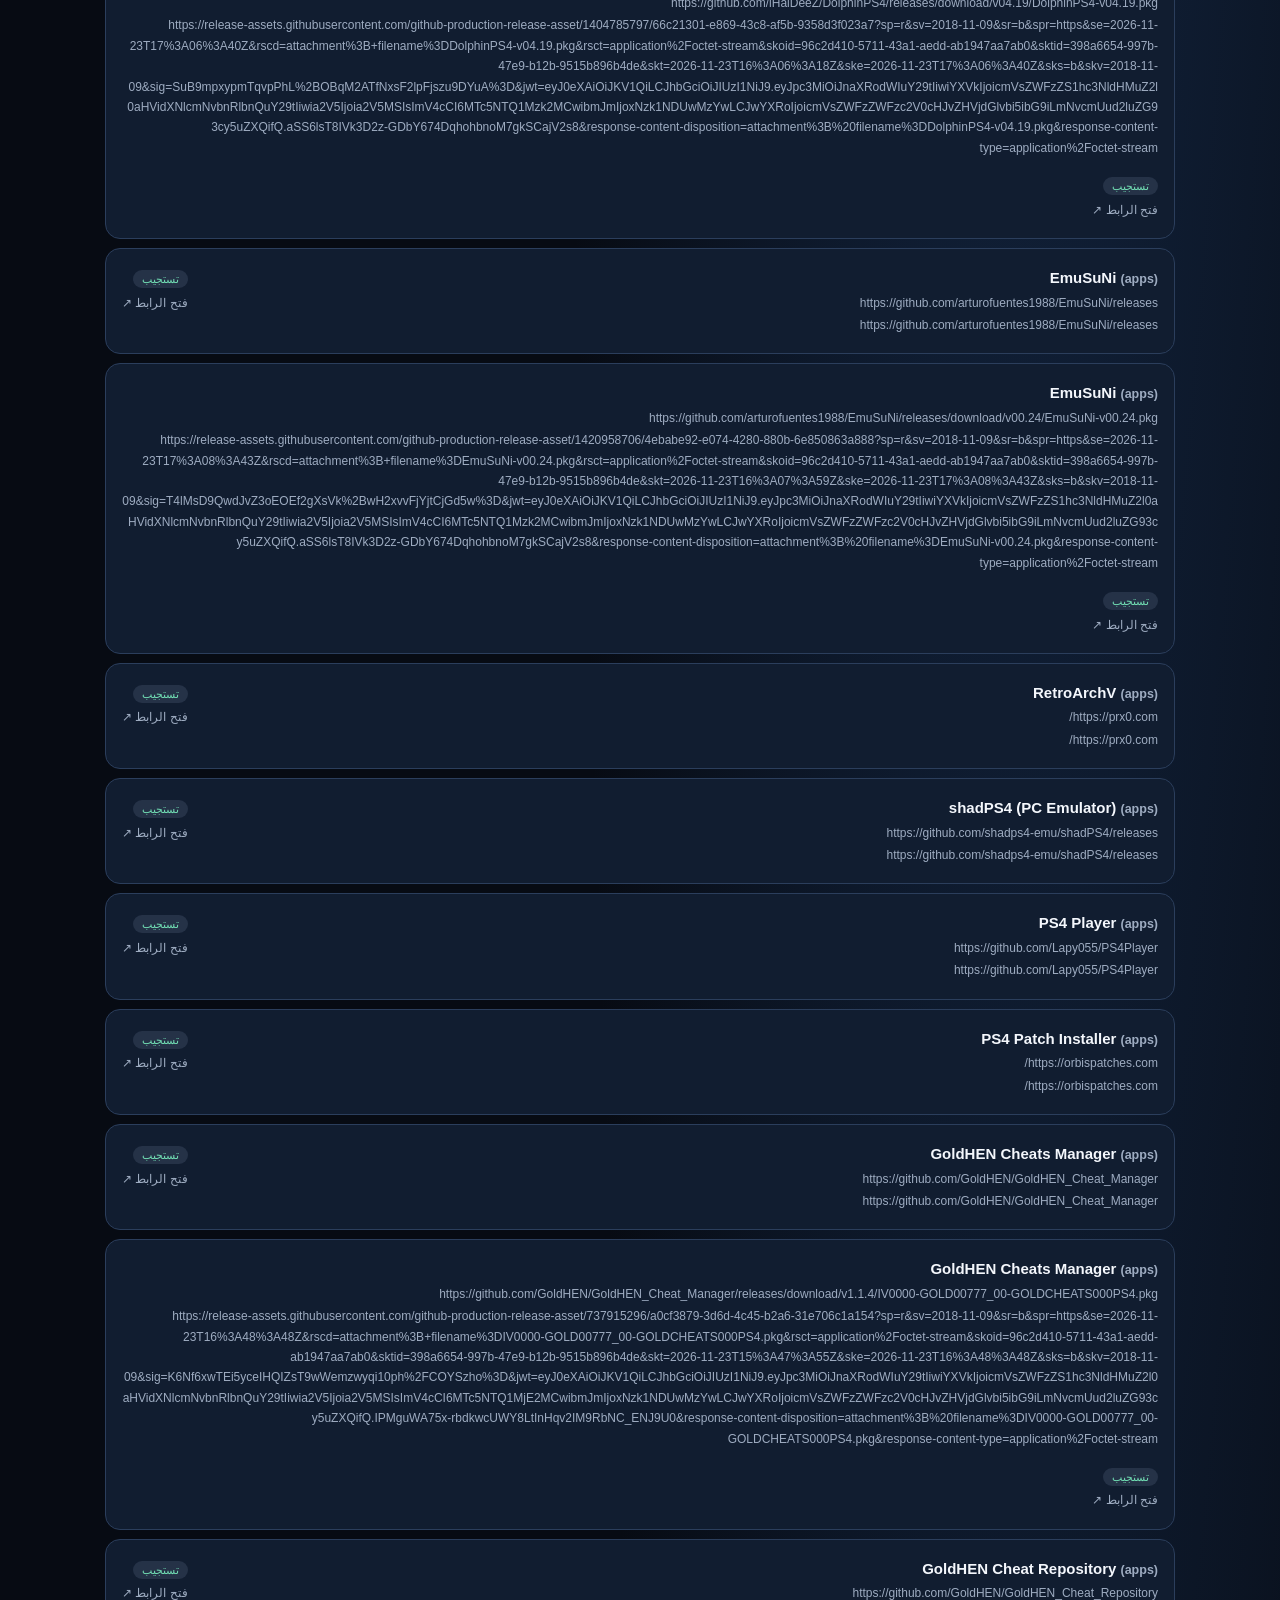
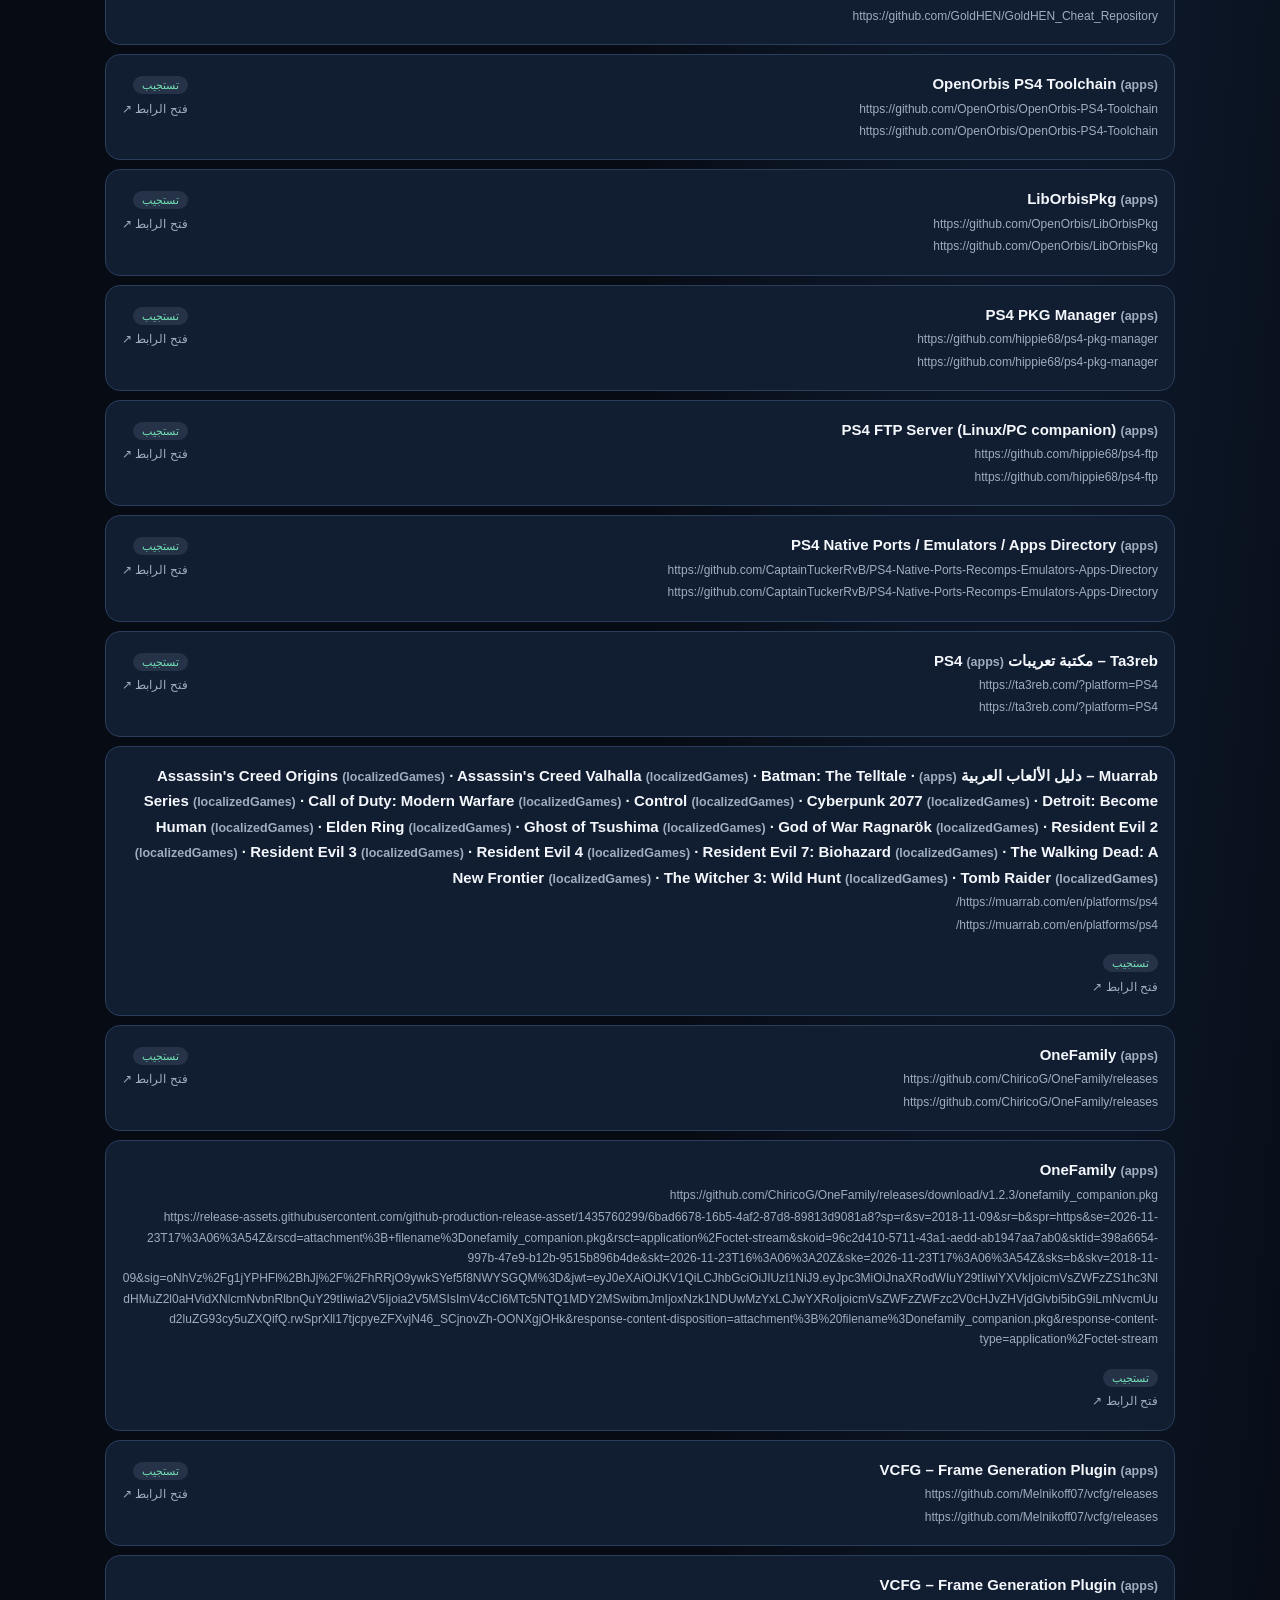
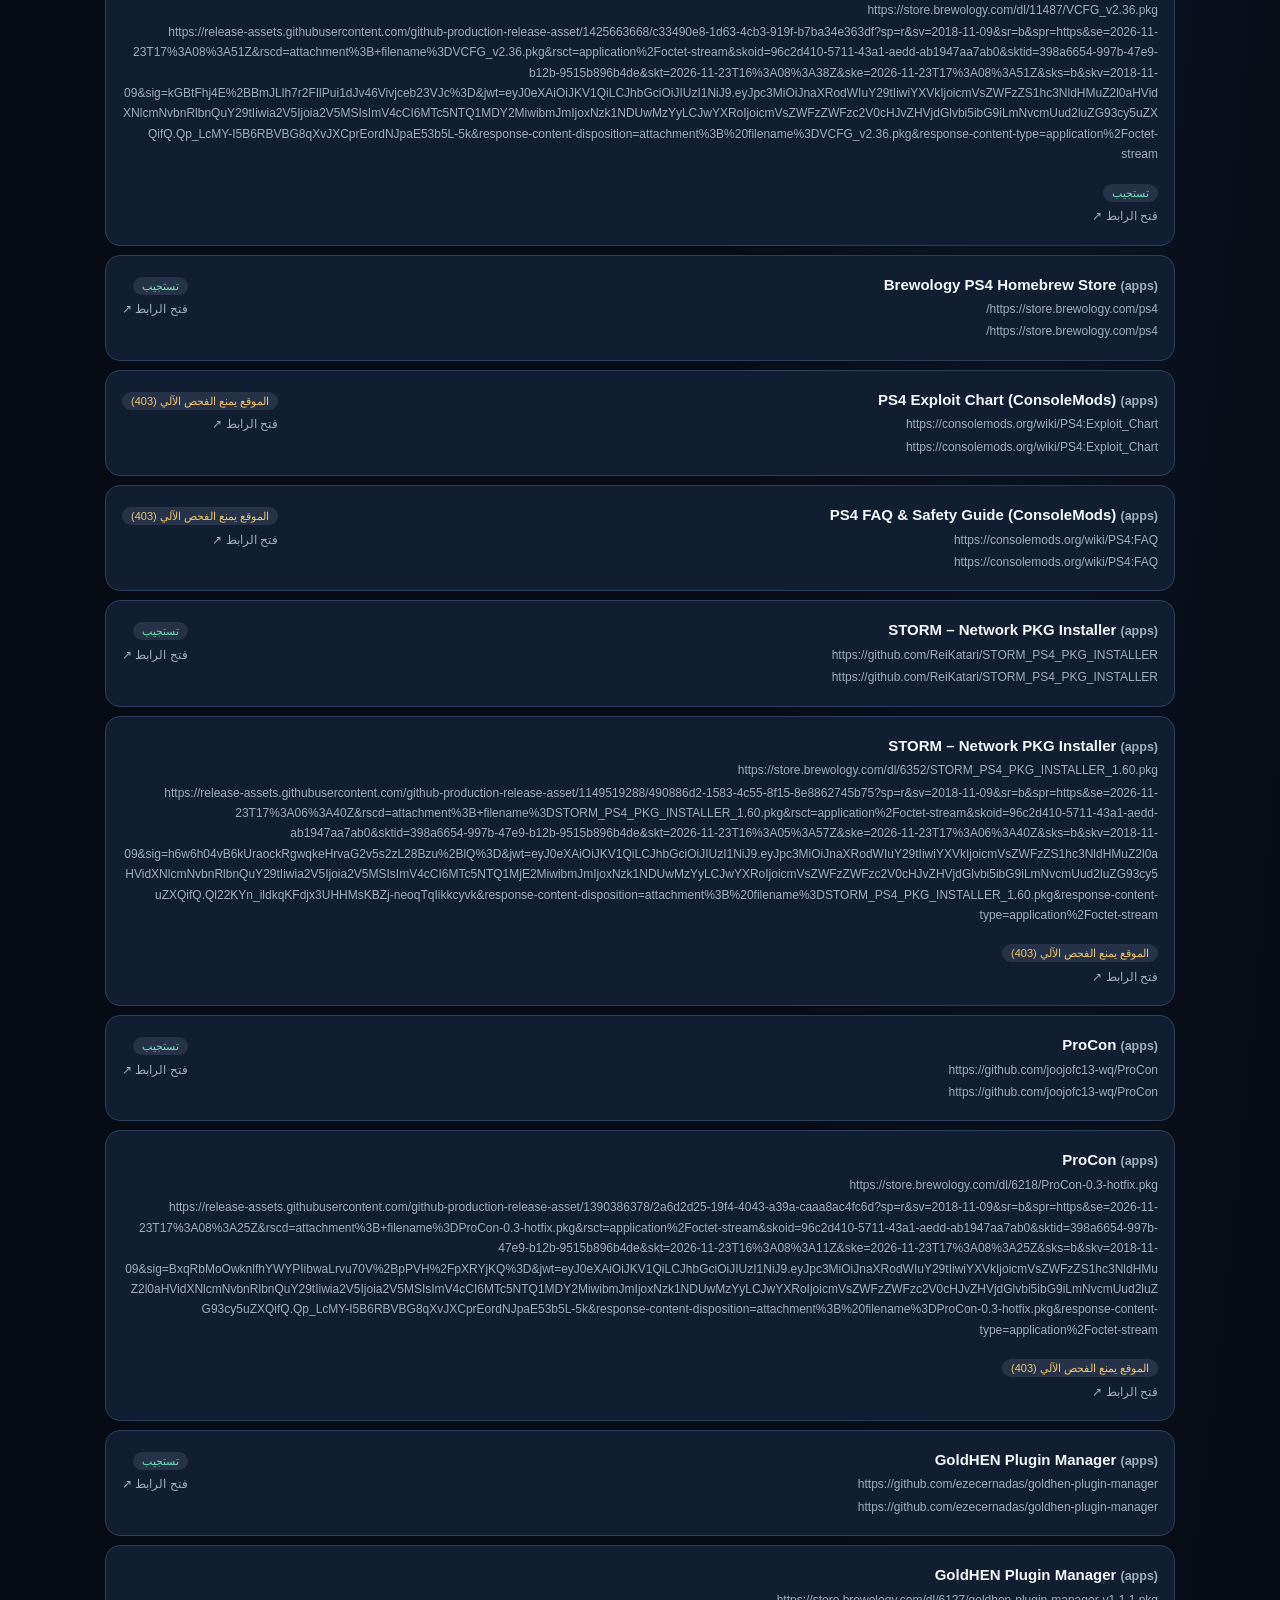
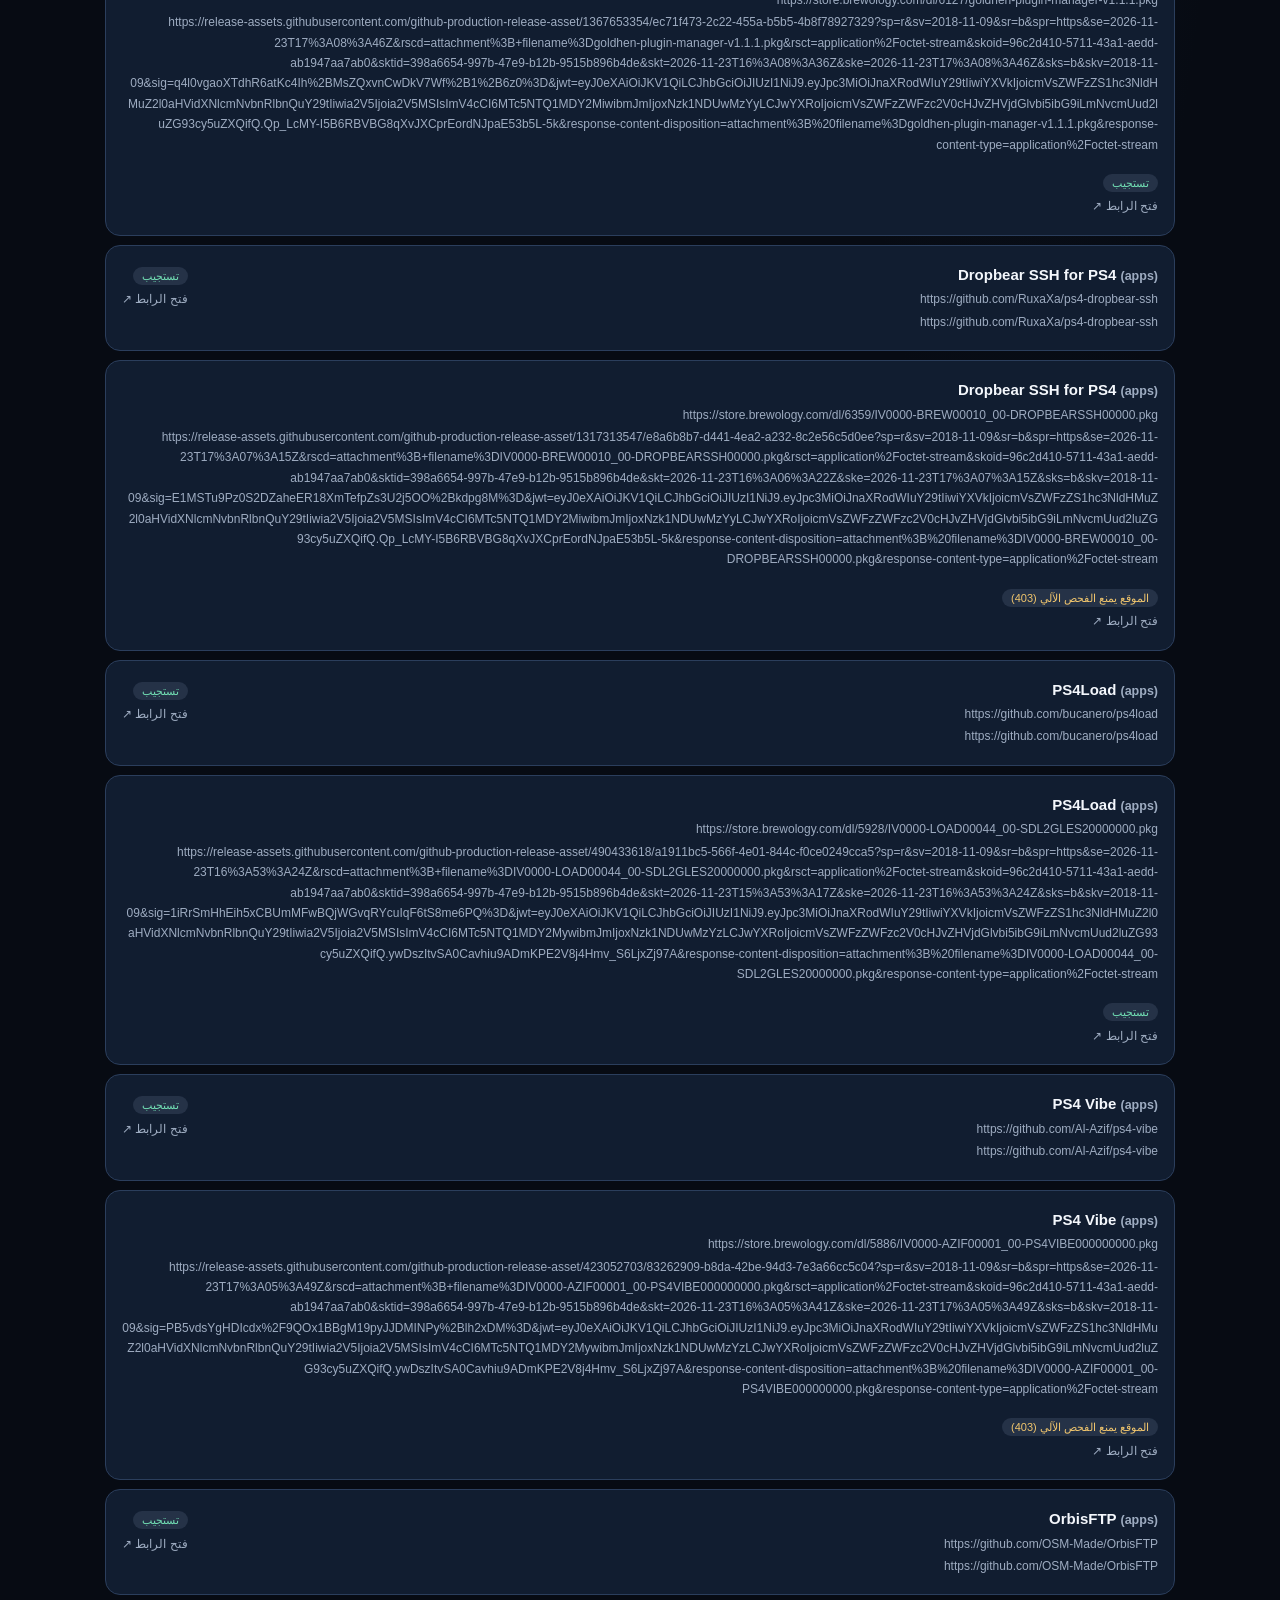
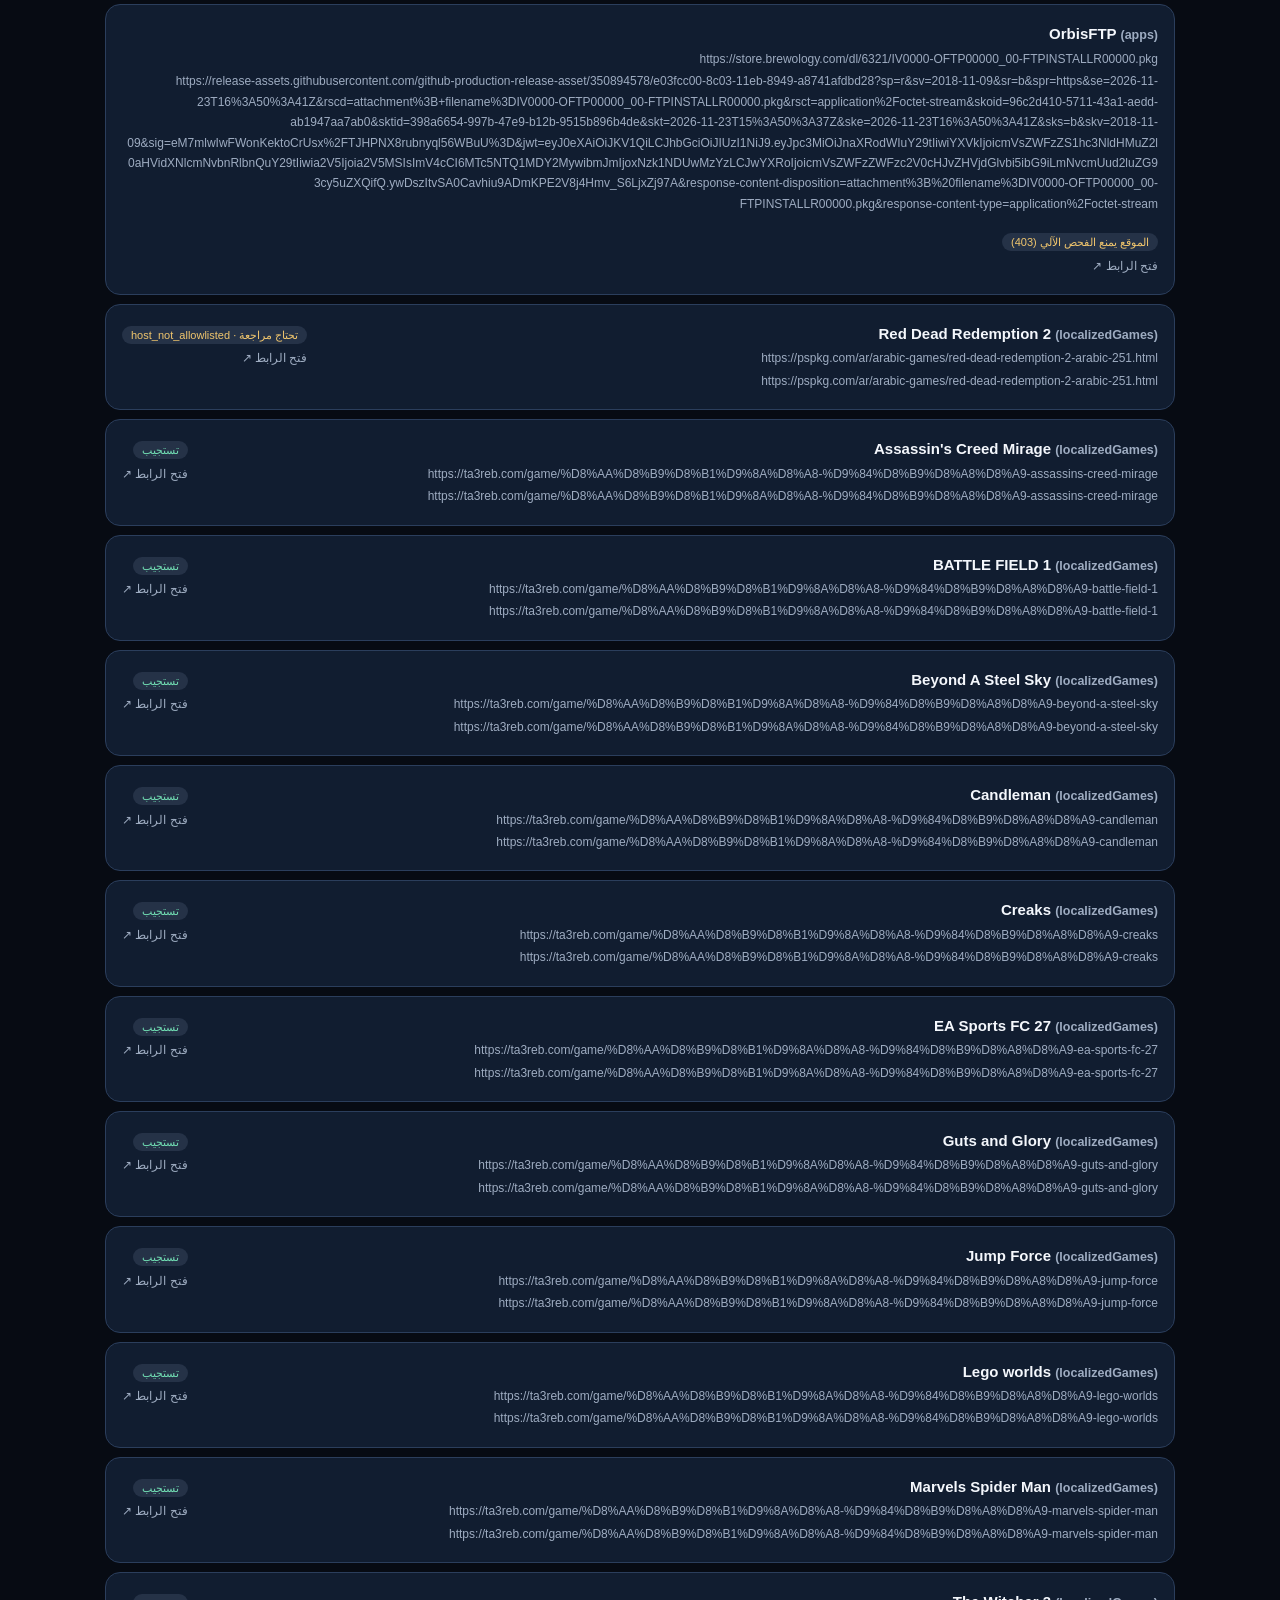
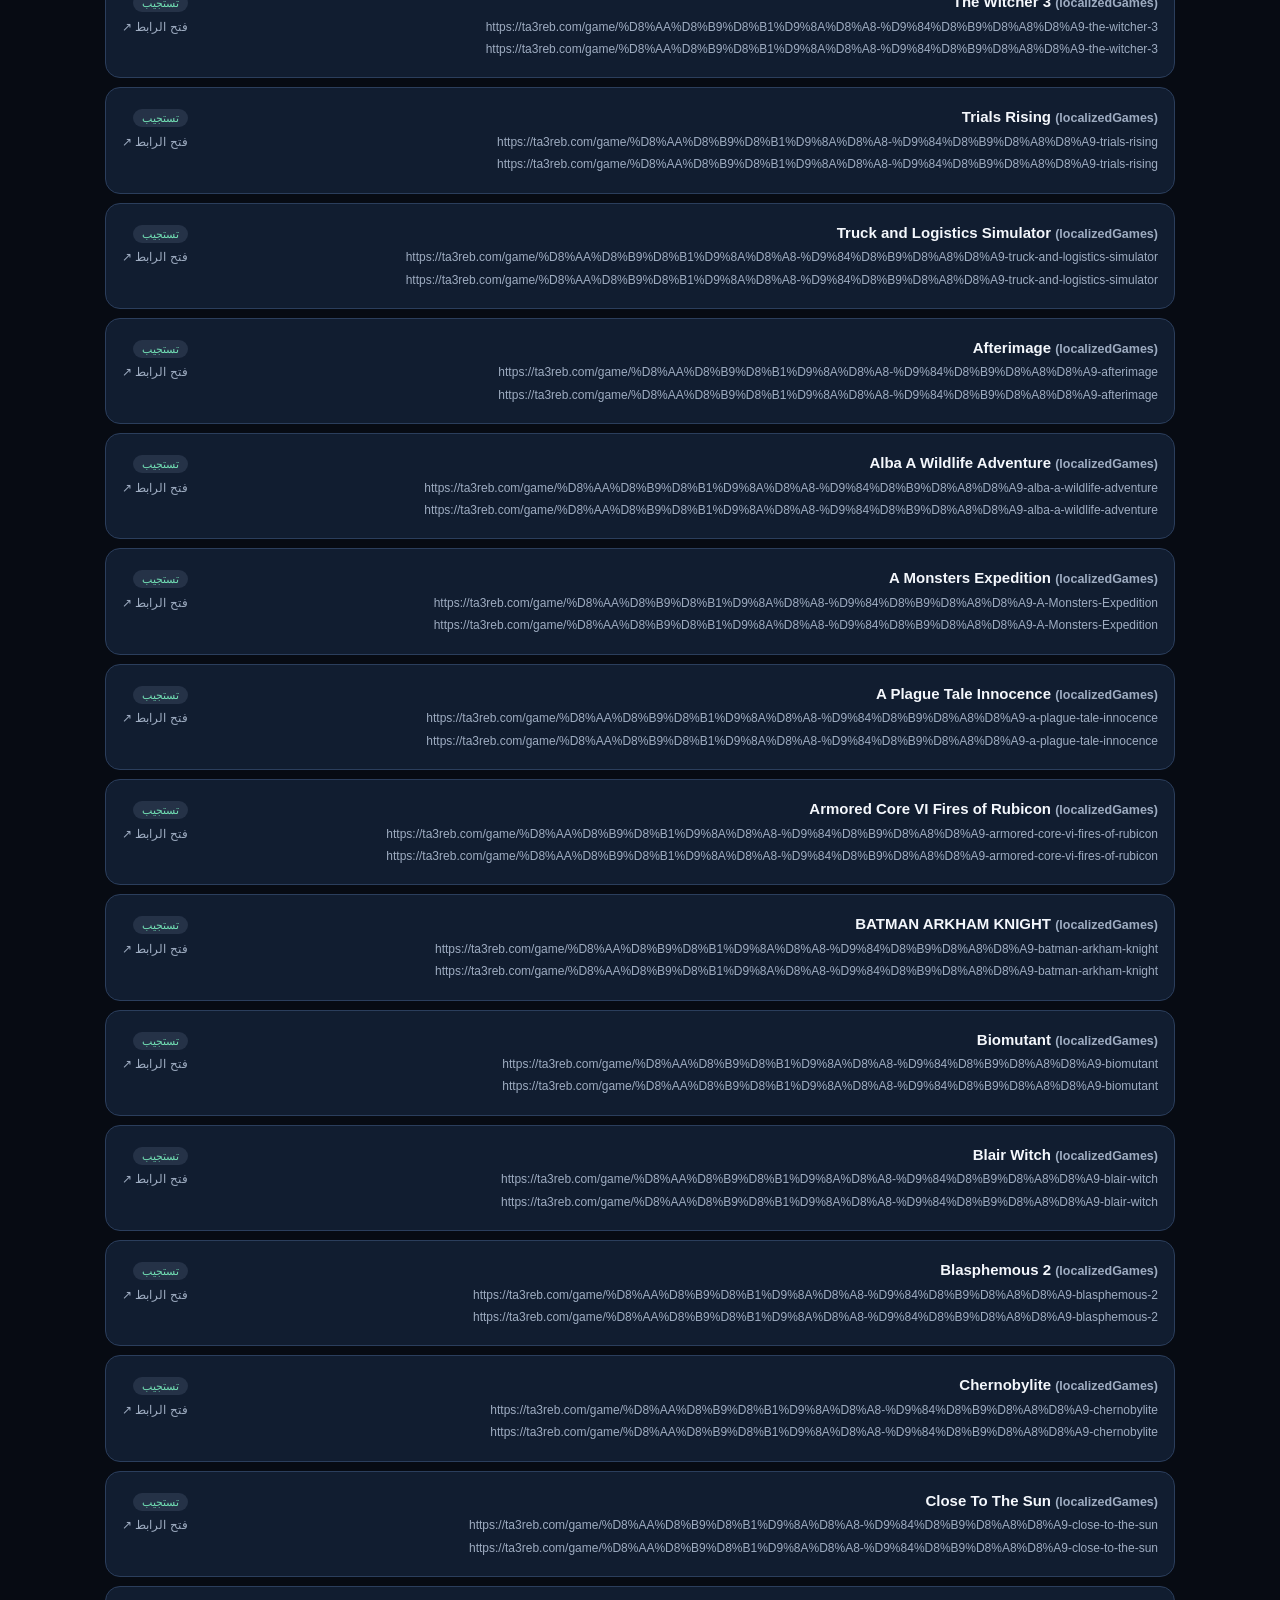
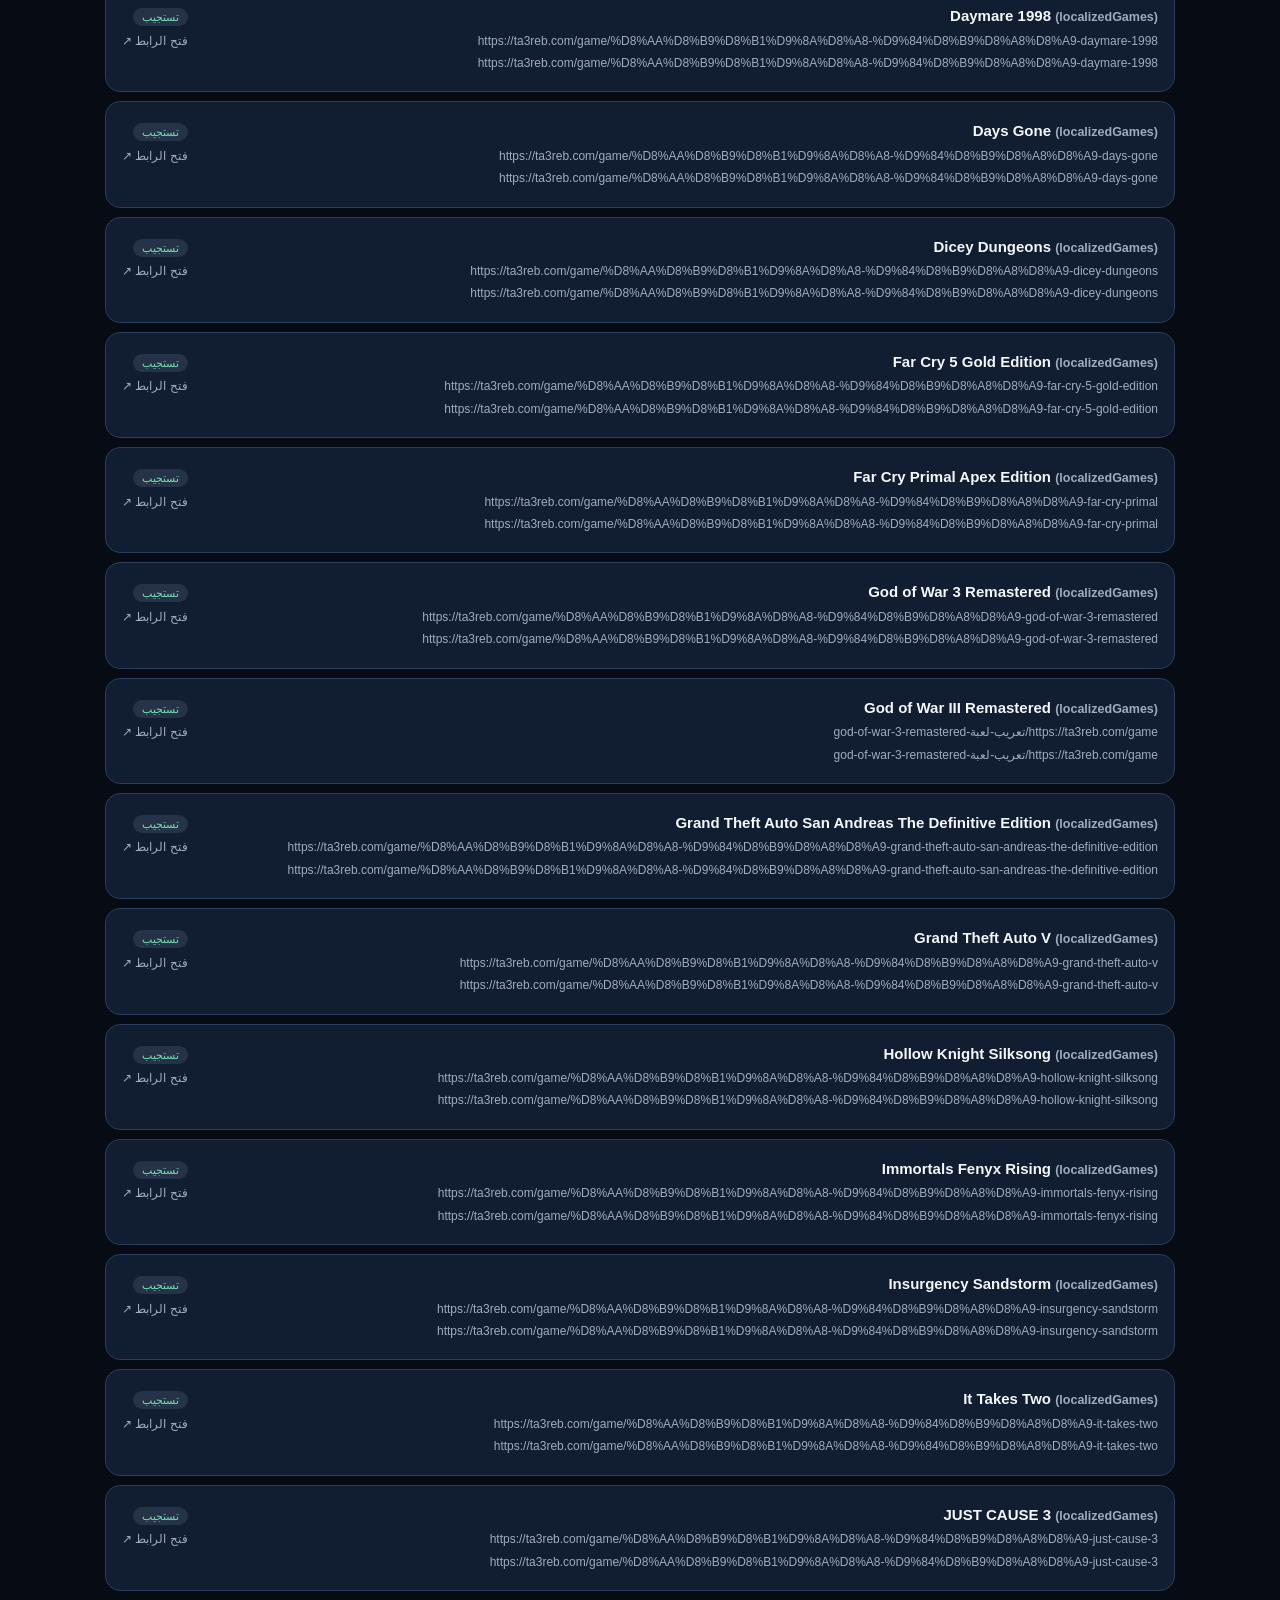
<file: ultimate/links.html>
<!doctype html>
<html lang="ar" dir="rtl">
<head>
<meta charset="utf-8"><meta name="viewport" content="width=device-width,initial-scale=1">
<meta name="theme-color" content="#080d18"><meta name="description" content="M4 HUB link status and scheduled source checks.">
<title>حالة الروابط | M4 HUB</title>
<style>
:root{color-scheme:dark;--bg:#070b13;--panel:#111d30;--line:#2b3e5c;--txt:#f4f7fc;--muted:#9eacc1;--cyan:#52dce8;--green:#72dfb4;--amber:#f1c66d;--red:#ff8585}
*{box-sizing:border-box}body{margin:0;background:radial-gradient(ellipse at 80% -10%,#1b3760 0,transparent 38%),var(--bg);color:var(--txt);font:15px/1.7 Arial,sans-serif}
a{color:inherit;text-decoration:none}.top{padding:13px clamp(14px,4vw,48px);background:#080e19ed;border-bottom:1px solid var(--line);display:flex;align-items:center;justify-content:space-between;gap:10px}.btn{border:1px solid var(--line);background:var(--panel);padding:9px 12px;border-radius:10px;min-height:42px;display:inline-flex;align-items:center}.btn:focus,.field:focus,.item a:focus{outline:2px solid var(--cyan);outline-offset:2px}.wrap{max-width:1100px;margin:auto;padding:24px 15px 55px}.hero,.stat,.item{border:1px solid var(--line);background:var(--panel);border-radius:15px;padding:16px}.hero h1{margin:0 0 4px}.muted,small{color:var(--muted)}.stats{display:grid;grid-template-columns:repeat(4,1fr);gap:10px;margin:14px 0}.stat strong{display:block;font-size:25px}.toolbar{display:flex;gap:9px;margin:14px 0}.field{min-width:0;flex:1;background:#0b1422;color:var(--txt);border:1px solid var(--line);border-radius:10px;padding:11px}.item{margin:9px 0;display:flex;justify-content:space-between;gap:12px;flex-wrap:wrap}.item h3{font-size:15px;margin:0}.item p{margin:2px 0;font-size:12px;color:var(--muted);overflow-wrap:anywhere}.tag{font-size:11px;border-radius:20px;padding:3px 9px;background:#253247}.ok{color:var(--green)}.bad{color:var(--red)}.review{color:var(--amber)}.empty{text-align:center;padding:24px;border:1px dashed var(--line);border-radius:13px;color:var(--muted)}footer{text-align:center;color:var(--muted);font-size:11px;padding:25px}
@media(max-width:600px){.stats{grid-template-columns:repeat(2,1fr)}.toolbar{flex-direction:column}.top{align-items:flex-start}}
</style></head>
<body>
<header class="top"><b>M4 <span style="color:var(--cyan)">HUB</span> · LINK MONITOR</b><div style="display:flex;gap:8px;flex-wrap:wrap"><a class="btn" href="../">⌂ الرئيسية</a><a class="btn" href="./">العودة للمكتبة</a></div></header>
<main class="wrap">
<section class="hero"><h1>حالة روابط المكتبة</h1><div class="muted">تقرير الفحص الدوري لمصادر وروابط الكتالوج. الفحص لا ينزّل الملفات ولا يثبت سلامتها.</div><p id="stamp" class="muted">جارٍ تحميل التقرير…</p><a class="btn" href="../reports/link-status.json">عرض التقرير الخام JSON ↗</a></section>
<div class="stats"><div class="stat"><small>إجمالي الروابط</small><strong id="total">—</strong></div><div class="stat"><small>تستجيب</small><strong class="ok" id="good">—</strong></div><div class="stat"><small>أخطاء HTTP</small><strong class="bad" id="bad">—</strong></div><div class="stat"><small>تحتاج مراجعة</small><strong class="review" id="review">—</strong></div></div>
<div class="toolbar"><input id="q" class="field" placeholder="ابحث باسم العنصر أو الرابط…"><select id="filter" class="field"><option value="all">كل الحالات</option><option value="reachable">تستجيب</option><option value="http_error">أخطاء HTTP</option><option value="review">تحتاج مراجعة</option></select></div>
<div id="list"><div class="empty">يتم تحميل التقرير…</div></div>
<section class="hero" style="margin-top:18px"><b>ماذا تعني النتائج؟</b><p class="muted">«تستجيب» تعني أن صفحة الرابط ردّت على طلب الفحص. «أخطاء HTTP» تعني أن الخادم أعاد رمز خطأ. «تحتاج مراجعة» تشمل نطاقات غير مدرجة أو تحويلات محظورة أو مهلات وأخطاء شبكة. قد تحجب بعض المواقع الفحص الآلي رغم أن الرابط يعمل في المتصفح.</p><p class="muted">يعمل الفحص المجدول أسبوعياً عند تفعيل GitHub Actions، ويمكن تشغيله يدوياً من تبويب Actions في المستودع.</p></section>
</main><footer>© M4 HUB · فحص حالة الرابط لا يعني التحقق من أمان الملف أو قانونية توزيعه أو توافقه.</footer>
<script>
(()=>{'use strict';const $=id=>document.getElementById(id);let rows=[];
const esc=s=>String(s??'').replace(/[&<>"']/g,c=>({'&':'&amp;','<':'&lt;','>':'&gt;','"':'&quot;',"'":'&#39;'}[c]));
function statusLabel(x){if(x.status==='reachable')return 'تستجيب';if(x.status==='http_error')return 'خطأ HTTP '+(x.httpStatus||'');if(x.status==='access_blocked')return 'الموقع يمنع الفحص الآلي ('+(x.httpStatus||'')+')';if(x.status==='rate_limited')return 'تحديد معدل الطلبات ('+(x.httpStatus||'')+')';return 'تحتاج مراجعة · '+x.status}
function render(){const q=$('q').value.trim().toLowerCase(),f=$('filter').value;const shown=rows.filter(x=>{const names=(Array.isArray(x.references)?x.references:[]).map(r=>(r.name||'')+' '+(r.section||'')).join(' ');const hit=(x.url+' '+names).toLowerCase().includes(q);const group=x.status==='reachable'?'reachable':x.status==='http_error'?'http_error':'review';return hit&&(f==='all'||f===group)});$('list').innerHTML=shown.length?shown.map(x=>{const group=x.status==='reachable'?'ok':x.status==='http_error'?'bad':'review';const refs=(Array.isArray(x.references)?x.references:[]).map(r=>esc(r.name||'عنصر')+' <small>('+esc(r.section||'')+')</small>').join(' · ');return '<article class="item"><div><h3>'+refs+'</h3><p>'+esc(x.url)+'</p><p>'+esc(x.checkedUrl||'')+'</p></div><div><span class="tag '+group+'">'+esc(statusLabel(x))+'</span>'+(/^https:\/\//i.test(x.url||'')?'<p><a href="'+esc(x.url)+'" rel="noopener">فتح الرابط ↗</a></p>':'<p class="muted">رابط غير صالح</p>')+'</div></article>'}).join(''):'<div class="empty">لا توجد نتائج مطابقة.</div>'}
async function init(){try{const r=await fetch('../reports/link-status.json?v='+Date.now(),{cache:'no-store'});if(!r.ok)throw Error('HTTP '+r.status);const d=await r.json();rows=Array.isArray(d.results)?d.results:[];const s=d.summary||{};$('total').textContent=s.total??rows.length;$('good').textContent=s.reachable??0;$('bad').textContent=s.httpErrors??0;$('review').textContent=s.needsReview??0;$('stamp').textContent=d.checkedAt?'آخر فحص: '+new Date(d.checkedAt).toLocaleString():'لم يكتمل أول فحص مجدول بعد.';render()}catch(e){$('stamp').textContent='تعذر تحميل التقرير: '+e.message;$('list').innerHTML='<div class="empty">سيظهر التقرير بعد تشغيل فحص الروابط أول مرة.</div>'}}
$('q').addEventListener('input',render);$('filter').addEventListener('change',render);init()})();
</script></body></html>
</file>
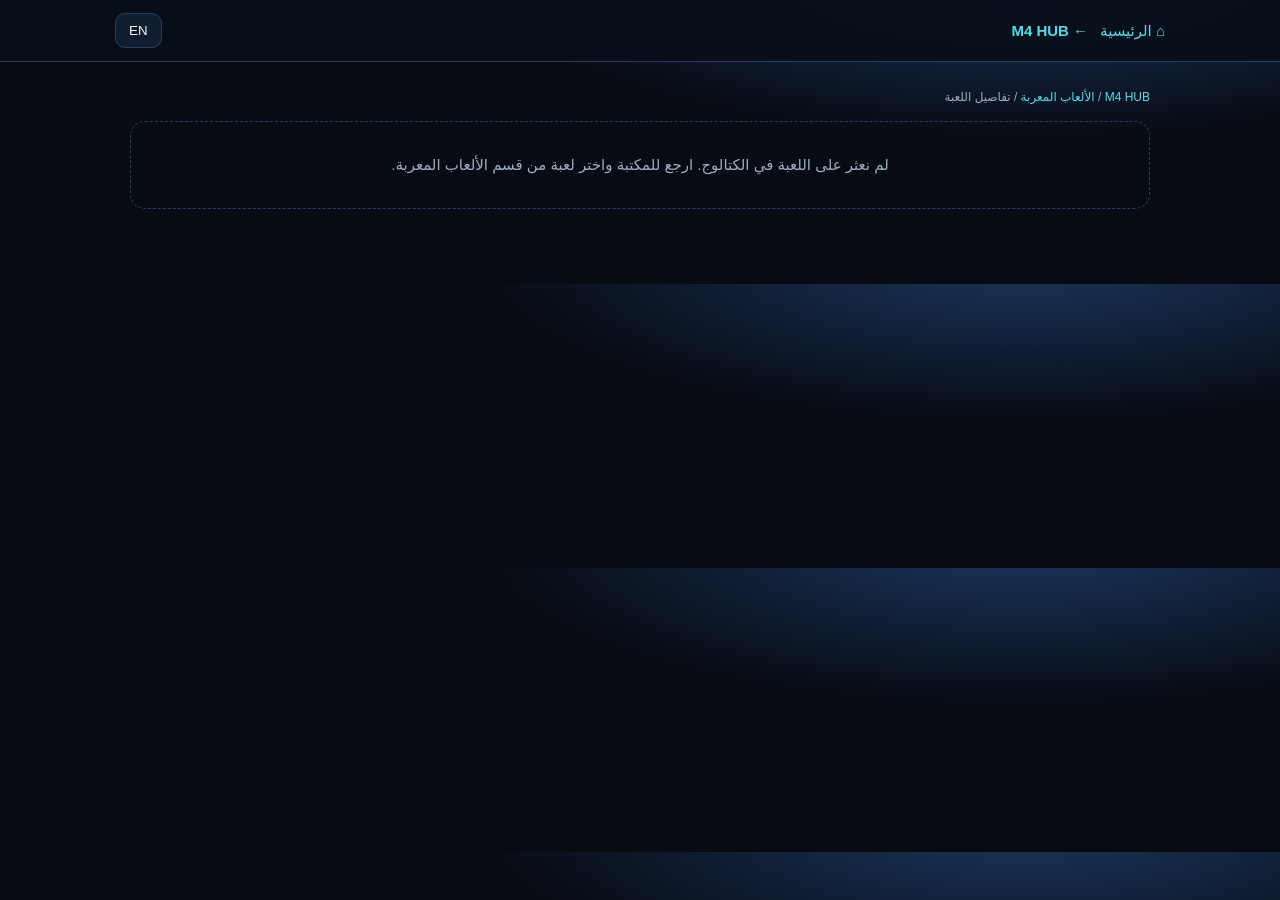
<file: ultimate/localized-game.html>
<!doctype html>
<html lang="ar" dir="rtl">
<head>
<meta charset="utf-8"><meta name="viewport" content="width=device-width,initial-scale=1">
<meta name="theme-color" content="#080d18"><title>تفاصيل اللعبة | M4 HUB</title>
<style>
:root{color-scheme:dark;--bg:#070b13;--panel:#111d30;--line:#2b3e5c;--txt:#f4f7fc;--muted:#9eacc1;--cyan:#52dce8;--blue:#548dff}*{box-sizing:border-box}body{margin:0;background:radial-gradient(ellipse at 80% -10%,#1b3760 0,transparent 38%),var(--bg);color:var(--txt);font:15px/1.7 Arial,system-ui,sans-serif}a{color:var(--cyan);text-decoration:none}.top{display:flex;justify-content:space-between;align-items:center;padding:13px max(15px,calc((100% - 1050px)/2));border-bottom:1px solid var(--line);background:#080e19ed}.btn{border:1px solid var(--line);background:#111d30;color:var(--txt);padding:9px 13px;border-radius:10px;cursor:pointer}.wrap{max-width:1050px;margin:25px auto;padding:0 15px 50px}.crumb{color:var(--muted);font-size:12px;margin-bottom:14px}.hero{display:grid;grid-template-columns:220px 1fr;gap:22px;padding:22px;border:1px solid var(--line);border-radius:18px;background:linear-gradient(145deg,#142238,#0d1625)}.cover{width:100%;aspect-ratio:3/4;object-fit:cover;border-radius:12px;background:#0a1423;border:1px solid var(--line)}.placeholder{display:grid;place-items:center;aspect-ratio:3/4;border-radius:12px;background:linear-gradient(145deg,#183458,#0a1423);font-size:48px;color:var(--cyan)}h1{font-size:clamp(25px,5vw,38px);line-height:1.25;margin:6px 0 12px}.muted{color:var(--muted)}.pill{display:inline-block;padding:3px 10px;border-radius:99px;background:#12392f;color:#73e3b8;font-size:11px}.facts{display:grid;grid-template-columns:repeat(2,minmax(0,1fr));gap:10px;margin-top:18px}.fact,.panel{padding:13px;border:1px solid var(--line);border-radius:12px;background:#0b1422}.fact small{display:block;color:var(--muted);font-size:11px}.fact b{overflow-wrap:anywhere}.panel{margin-top:15px}.panel h2{font-size:17px;margin:0 0 7px}.actions{display:flex;flex-wrap:wrap;gap:9px;margin-top:16px}.actions a{padding:9px 12px;border:1px solid #315273;border-radius:10px}.warning{border-color:#594a27;background:#241f14;color:#d8c99f;font-size:12px}.empty{padding:30px;text-align:center;border:1px dashed var(--line);border-radius:15px;color:var(--muted)}@media(max-width:620px){.hero{grid-template-columns:1fr}.cover,.placeholder{max-width:180px}.facts{grid-template-columns:1fr 1fr}}
</style>
</head>
<body>
<header class="top"><div style="display:flex;gap:12px;flex-wrap:wrap"><a href="../">⌂ الرئيسية</a><a href="./index.html">← <b>M4 HUB</b></a></div><button class="btn" id="lang">EN</button></header>
<main class="wrap"><div class="crumb"><a href="./index.html">M4 HUB</a> / <a href="./index.html#localizedGames" id="backLabel">الألعاب المعربة</a> / <span id="crumbName">تفاصيل اللعبة</span></div><div id="app"><div class="empty">جارٍ تحميل بيانات اللعبة…</div></div></main>
<script>
(()=>{'use strict';
const $=id=>document.getElementById(id);let lang='ar',game=null;
const esc=s=>String(s??'').replace(/[&<>"']/g,c=>({'&':'&amp;','<':'&lt;','>':'&gt;','"':'&quot;',"'":'&#39;'}[c]));
const param=new URLSearchParams(location.search).get('name')||'';
const text=(ar,en)=>lang==='ar'?ar:en;
const safeUrl=u=>typeof u==='string'&&/^https:\/\//i.test(u);
function fact(label,value){return value?'<div class="fact"><small>'+label+'</small><b>'+esc(value)+'</b></div>':''}
function render(){
if(!game){$('app').innerHTML='<div class="empty">'+text('لم نعثر على اللعبة في الكتالوج. ارجع للمكتبة واختر لعبة من قسم الألعاب المعربة.','Game not found in the catalogue. Return to the library and select a title from Arabic Games.')+'</div>';return}
const name=lang==='en'?(game.name_en||game.name):game.name;
const desc=lang==='en'?(game.description_en||game.description):(game.description||game.description_en);
const official=game.localizationType==='official';
const cover=safeUrl(game.coverUrl)?'<img class="cover" src="'+esc(game.coverUrl)+'" alt="'+esc(name)+'" loading="lazy">':'<div class="placeholder" aria-label="'+esc(name)+'">🎮</div>';
let actions='';
if(safeUrl(game.sourceUrl||game.source_url||game.url))actions+='<a href="'+esc(game.sourceUrl||game.source_url||game.url)+'" rel="noopener">'+text('صفحة صاحب التعريب ↗','Original translation source ↗')+'</a>';
if(safeUrl(game.downloadUrl||game.download_url))actions+='<a href="'+esc(game.downloadUrl||game.download_url)+'">'+text('تنزيل ملف التعريب','Download translation patch')+'</a>';
$('crumbName').textContent=name;
$('app').innerHTML='<section class="hero"><div>'+cover+'</div><div><span class="pill">'+(official?text('تعريب رسمي حسب الفهرس','Official listing'):text('تعريب مجتمعي','Community translation'))+'</span><h1>'+esc(name)+'</h1><p class="muted">'+esc(desc||text('لا يوجد وصف إضافي مسجل. افتح صفحة المصدر لمعرفة التفاصيل.','No further description is recorded. Open the source page for details.'))+'</p><div class="facts">'+fact(text('رقم CUSA','CUSA ID'),game.cusaId)+fact(text('إصدار اللعبة المطلوب','Required game update'),game.gameVersion||game.baseGameVersion)+fact(text('إصدار التعريب','Translation release'),game.translationVersion||game.version)+fact(text('نوع التعريب','Translation type'),lang==='en'?(game.translationType_en||game.translationType):game.translationType)+fact(text('المنطقة','Region'),game.region)+fact(text('المنصة','Platform'),game.platform||'PS4')+'</div><div class="actions">'+actions+'</div></div></section><section class="panel"><h2>'+text('طريقة التحقق قبل التثبيت','Before installing')+'</h2><p class="muted">'+text('1. طابق رقم CUSA مع نسختك المثبتة على الجهاز. 2. تأكد من إصدار تحديث اللعبة المطلوب من صفحة المصدر. 3. اقرأ تعليمات صاحب التعريب وطريقة تثبيت الباتش. 4. احتفظ بنسخة احتياطية من بياناتك قبل التعديل.','1. Match the CUSA ID with your installed game. 2. Confirm the required game update from the source page. 3. Follow the creator’s patch and installation instructions. 4. Back up your data before modifying files.')+'</p></section><section class="panel warning">'+text('تنبيه: ظهور اللعبة في الفهرس لا يضمن توافق التعريب مع كل المناطق أو الإصدارات. الحقول غير المؤكدة تُترك فارغة. M4 HUB لا يستضيف ملفات الألعاب التجارية ولا يعيد توزيع ملفات دون إذن.','Note: A catalogue listing does not guarantee compatibility with every region or game build. Unconfirmed fields are left blank. M4 HUB does not host commercial game files or redistribute files without permission.')+'</section>';
}
$('lang').addEventListener('click',()=>{lang=lang==='ar'?'en':'ar';document.documentElement.lang=lang;document.documentElement.dir=lang==='ar'?'rtl':'ltr';$('lang').textContent=lang==='ar'?'EN':'عربي';$('backLabel').textContent=text('الألعاب المعربة','Arabic Games');render()});
fetch('../catalog.json?detail='+Date.now(),{cache:'no-store'}).then(r=>{if(!r.ok)throw Error('HTTP '+r.status);return r.json()}).then(data=>{game=(data.localizedGames||[]).find(x=>x.name===param)||null;render()}).catch(()=>{$('app').innerHTML='<div class="empty">'+text('تعذر تحميل الكتالوج. تحقق من الاتصال ثم أعد المحاولة.','Could not load the catalogue. Check your connection and retry.')+'</div>'});
})();
</script>
</body></html>
</file>
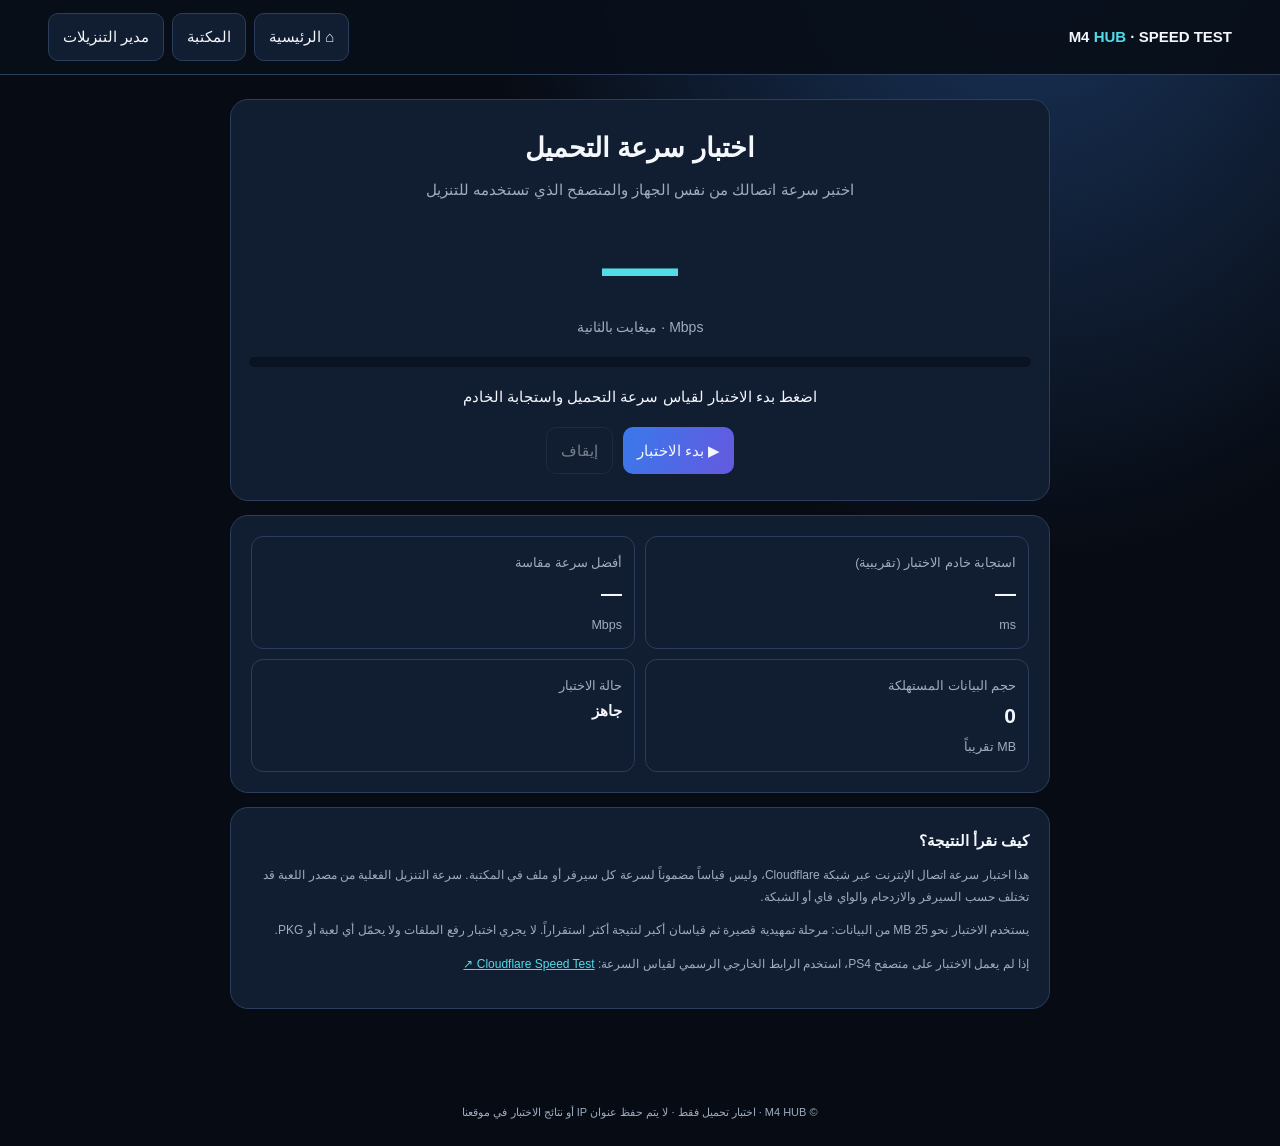
<file: ultimate/speed.html>
<!doctype html>
<html lang="ar" dir="rtl">
<head>
<meta charset="utf-8"><meta name="viewport" content="width=device-width,initial-scale=1">
<meta name="theme-color" content="#080d18"><meta name="description" content="M4 HUB download speed test for PS4 and mobile browsers.">
<title>اختبار سرعة التحميل | M4 HUB</title>
<style>
:root{color-scheme:dark;--bg:#070b13;--panel:#111d30;--line:#2b3e5c;--txt:#f4f7fc;--muted:#9eacc1;--cyan:#52dce8;--green:#72dfb4;--amber:#f1c66d;--red:#ff8585}
*{box-sizing:border-box}body{margin:0;background:radial-gradient(ellipse at 80% -10%,#1b3760 0,transparent 38%),var(--bg);color:var(--txt);font:15px/1.7 Arial,sans-serif}
a{color:inherit;text-decoration:none}.top{padding:13px clamp(14px,4vw,48px);background:#080e19ed;border-bottom:1px solid var(--line);display:flex;align-items:center;justify-content:space-between;gap:10px}.btn,button{border:1px solid var(--line);background:var(--panel);color:var(--txt);padding:10px 14px;border-radius:10px;cursor:pointer;font:inherit;min-height:44px}.btn:focus,button:focus{outline:2px solid var(--cyan);outline-offset:2px}.primary{background:linear-gradient(110deg,#3979eb,#6559df);border:0}.wrap{max-width:850px;margin:auto;padding:24px 15px 55px}.panel{border:1px solid var(--line);background:var(--panel);border-radius:18px;padding:20px;margin-bottom:14px}.hero{text-align:center;padding:26px 18px}.hero h1{margin:0 0 6px;font-size:27px}.muted,small{color:var(--muted)}.big{font-size:clamp(44px,12vw,76px);font-weight:800;line-height:1.2;color:var(--cyan);font-variant-numeric:tabular-nums;margin:18px 0 4px}.unit{font-size:14px;color:var(--muted)}.bar{height:10px;background:#091321;border-radius:20px;overflow:hidden;margin:17px 0}.fill{height:100%;width:0;background:linear-gradient(90deg,#3979eb,#52dce8);transition:width .15s}.stats{display:grid;grid-template-columns:repeat(2,1fr);gap:10px}.stat{border:1px solid var(--line);border-radius:12px;padding:12px}.stat strong{display:block;font-size:21px;font-variant-numeric:tabular-nums}.controls{display:flex;gap:10px;justify-content:center;flex-wrap:wrap;margin-top:15px}.note{font-size:12px;color:var(--muted);line-height:1.8}.status{min-height:28px;margin-top:12px}.good{color:var(--green)}.warn{color:var(--amber)}.error{color:var(--red)}button:disabled{opacity:.45;cursor:default}footer{text-align:center;color:var(--muted);font-size:11px;padding:25px}
@media(max-width:480px){.top{align-items:flex-start}.hero h1{font-size:23px}.panel{padding:15px}}
</style></head>
<body>
<header class="top"><b>M4 <span style="color:var(--cyan)">HUB</span> · SPEED TEST</b><div style="display:flex;gap:8px;flex-wrap:wrap"><a class="btn" href="../">⌂ الرئيسية</a><a class="btn" href="./">المكتبة</a><a class="btn" href="./downloads.html">مدير التنزيلات</a></div></header>
<main class="wrap">
<section class="panel hero">
<h1>اختبار سرعة التحميل</h1>
<div class="muted">اختبر سرعة اتصالك من نفس الجهاز والمتصفح الذي تستخدمه للتنزيل</div>
<div class="big" id="speed">—</div><div class="unit">Mbps · ميغابت بالثانية</div>
<div class="bar"><div class="fill" id="fill"></div></div>
<div class="status" id="status">اضغط بدء الاختبار لقياس سرعة التحميل واستجابة الخادم</div>
<div class="controls"><button class="primary" id="start">▶ بدء الاختبار</button><button id="stop" disabled>إيقاف</button></div>
</section>
<section class="panel">
<div class="stats">
<div class="stat"><small>استجابة خادم الاختبار (تقريبية)</small><strong id="ping">—</strong><small>ms</small></div>
<div class="stat"><small>أفضل سرعة مقاسة</small><strong id="best">—</strong><small>Mbps</small></div>
<div class="stat"><small>حجم البيانات المستهلكة</small><strong id="used">0</strong><small>MB تقريباً</small></div>
<div class="stat"><small>حالة الاختبار</small><strong id="phase" style="font-size:15px">جاهز</strong></div>
</div>
</section>
<section class="panel">
<b>كيف نقرأ النتيجة؟</b>
<p class="note">هذا اختبار سرعة اتصال الإنترنت عبر شبكة Cloudflare، وليس قياساً مضموناً لسرعة كل سيرفر أو ملف في المكتبة. سرعة التنزيل الفعلية من مصدر اللعبة قد تختلف حسب السيرفر والازدحام والواي فاي أو الشبكة.</p>
<p class="note">يستخدم الاختبار نحو 25 MB من البيانات: مرحلة تمهيدية قصيرة ثم قياسان أكبر لنتيجة أكثر استقراراً. لا يجري اختبار رفع الملفات ولا يحمّل أي لعبة أو PKG.</p>
<p class="note">إذا لم يعمل الاختبار على متصفح PS4، استخدم الرابط الخارجي الرسمي لقياس السرعة: <a style="color:var(--cyan);text-decoration:underline" href="https://speed.cloudflare.com/">Cloudflare Speed Test ↗</a></p>
</section>
</main><footer>© M4 HUB · اختبار تحميل فقط · لا يتم حفظ عنوان IP أو نتائج الاختبار في موقعنا</footer>
<script>
(function(){
'use strict';
var $=function(id){return document.getElementById(id);};
var active=null,cancelled=false,used=0,best=0;
function fmt(n){return n<10?n.toFixed(2):n.toFixed(1);}
function setStatus(t,cls){$('status').className='status '+(cls||'');$('status').textContent=t;}
function request(bytes){
 return new Promise(function(resolve,reject){
  var xhr=new XMLHttpRequest(),start=Date.now(),last=start,lastBytes=0;
  active=xhr;
  xhr.open('GET','https://speed.cloudflare.com/__down?bytes='+bytes+'&m4='+Date.now()+'_'+Math.floor(Math.random()*100000),true);
  xhr.responseType='arraybuffer';xhr.timeout=18000;
  xhr.onprogress=function(e){
   var now=Date.now(),delta=e.loaded-lastBytes,ms=now-last;
   if(ms>=180&&delta>0){var rate=delta*8/ms/1000;if(isFinite(rate)){$('speed').textContent=fmt(rate);$('fill').style.width=Math.min(100,rate/300*100)+'%';}last=now;lastBytes=e.loaded;}
  };
  xhr.onload=function(){active=null;if(xhr.status>=200&&xhr.status<300){var duration=Math.max(1,Date.now()-start),size=(xhr.response&&xhr.response.byteLength)||bytes;resolve({mbps:size*8/duration/1000,ms:duration,size:size});}else reject(new Error('HTTP '+xhr.status));};
  xhr.onerror=function(){active=null;reject(new Error('CORS_OR_NETWORK'));};
  xhr.ontimeout=function(){active=null;reject(new Error('TIMEOUT'));};
  xhr.onabort=function(){active=null;reject(new Error('ABORT'));};
  xhr.send();
 });
}
async function run(){
 cancelled=false;used=0;best=0;$('speed').textContent='—';$('best').textContent='—';$('ping').textContent='—';$('used').textContent='0';$('fill').style.width='0';$('start').disabled=true;$('stop').disabled=false;
 try{
  $('phase').textContent='استجابة';setStatus('يقيس زمن استجابة خادم الاختبار…');
  var p=await request(0);$('ping').textContent=String(p.ms);if(cancelled){$('phase').textContent='متوقف';setStatus('تم إيقاف الاختبار.','warn');return;}
  var sizes=[1048576,8388608,16777216],measurements=[];
  for(var i=0;i<sizes.length;i++){
   if(cancelled)return;
   $('phase').textContent=(i+1)+' / 3';setStatus('اختبار التحميل · المرحلة '+(i+1)+' من 3');
   var r=await request(sizes[i]);used+=r.size/1048576;$('used').textContent=fmt(used);
   if(i>0){measurements.push(r);best=Math.max(best,r.mbps);$('best').textContent=fmt(best);}
   if(i===0){$('speed').textContent='…';}
  }
  var totalBytes=measurements[0].size+measurements[1].size,totalMs=measurements[0].ms+measurements[1].ms;var average=totalBytes*8/totalMs/1000;$('speed').textContent=fmt(average);$('fill').style.width=Math.min(100,average/300*100)+'%';$('phase').textContent='اكتمل';setStatus('اكتمل الاختبار. متوسط القياسين الكبيرين: '+fmt(average)+' Mbps','good');
 }catch(e){
  if(e.message==='ABORT'||cancelled){$('phase').textContent='متوقف';setStatus('تم إيقاف الاختبار.','warn');}
  else{$('phase').textContent='تعذّر';setStatus('تعذّر القياس من هذا المتصفح أو أن الاتصال بالخادم محجوب. جرّب الرابط الخارجي أدناه.','error');}
 }finally{$('start').disabled=false;$('stop').disabled=true;active=null;}
}
$('start').addEventListener('click',run);
$('stop').addEventListener('click',function(){cancelled=true;if(active)active.abort();else{$('phase').textContent='متوقف';$('start').disabled=false;$('stop').disabled=true;}});
})();
</script></body></html>
</file>
<file: style.css>
:root{--bg:#080b13;--panel:#101624;--panel2:#151e30;--line:#263149;--text:#f5f7fb;--muted:#9aa8bd;--blue:#4d8dff;--cyan:#42d7e8;--green:#4ed6a0}
*{box-sizing:border-box}html{scroll-behavior:auto}body{margin:0;background:radial-gradient(ellipse at 75% 0%,#14213b 0,transparent 35%),var(--bg);color:var(--text);font-family:Arial,system-ui,sans-serif;line-height:1.7}.topbar{height:auto;min-height:78px;padding:14px clamp(18px,5vw,76px);display:flex;align-items:center;justify-content:space-between;gap:24px;border-bottom:1px solid #ffffff12;background:#080b13d9;position:sticky;top:0;z-index:5;backdrop-filter:none}.brand{display:flex;align-items:center;gap:12px;color:var(--text);text-decoration:none;font-weight:700;letter-spacing:.5px}.brand b{color:var(--cyan)}.brand small{display:block;font-size:9px;color:var(--muted);letter-spacing:1.4px}.brand-mark{display:grid;place-items:center;width:42px;height:42px;border-radius:13px;background:linear-gradient(135deg,var(--blue),#6c4bdb);font-size:24px;font-weight:800;box-shadow:0 8px 30px #4d8dff44}nav{display:flex;gap:25px}nav a,.text-link{color:var(--muted);text-decoration:none;font-size:13px}nav a:hover,.text-link:hover{color:var(--cyan)}button,select,input{font:inherit}.outline{background:transparent;color:var(--text);border:1px solid var(--line);padding:8px 14px;border-radius:10px;cursor:pointer}.hero{padding:80px clamp(20px,8vw,120px) 76px;display:grid;grid-template-columns:1.1fr .9fr;align-items:center;gap:50px;min-height:510px}.eyebrow{font-size:11px;color:var(--cyan);font-weight:700;letter-spacing:2px}.hero h1{font-size:clamp(42px,6vw,76px);line-height:1.25;margin:18px 0}.hero h1 em{font-style:normal;color:var(--blue)}.hero p,.section-head p,.firmware-panel p{color:var(--muted);font-size:14px;max-width:590px}.hero-actions{display:flex;gap:12px;margin-top:28px;flex-wrap:wrap}.primary,.secondary{padding:12px 20px;border-radius:12px;text-decoration:none;font-weight:700;font-size:13px}.primary{background:linear-gradient(100deg,var(--blue),#6959e8);color:white;box-shadow:0 12px 30px #4d8dff35}.secondary{border:1px solid var(--line);color:var(--text)}.trust{display:flex;gap:18px;flex-wrap:wrap;margin-top:30px;color:#a8b7cb;font-size:11px}.trust span:first-letter{color:var(--green)}.hero-art{height:310px;position:relative;display:grid;place-items:center}.orb{position:absolute;width:290px;height:290px;border-radius:50%;background:radial-gradient(circle,#244f8c 0,#152a50 42%,#0b1222 70%);filter:drop-shadow(0 0 55px #2679ff55)}.console{position:relative;width:310px;height:105px;background:linear-gradient(150deg,#343e50,#111824 65%);border-radius:18px 18px 34px 34px;transform:skewY(-9deg) rotate(-8deg);box-shadow:18px 28px 45px #0009;border:1px solid #6d789055}.console:before{content:"";position:absolute;top:-24px;left:22px;right:18px;height:28px;background:linear-gradient(120deg,#49566a,#1b2638);border-radius:12px 18px 0 0;transform:skewX(-30deg)}.console-line{position:absolute;top:15px;left:24px;width:120px;height:2px;background:#8fa4c8;opacity:.45}.console-light{position:absolute;bottom:13px;right:35px;width:48px;height:3px;background:var(--cyan);box-shadow:0 0 14px var(--cyan)}.floating-chip{position:absolute;bottom:25px;right:10%;padding:9px 14px;border:1px solid #ffffff2a;border-radius:10px;background:#0d1729;color:var(--cyan);font-size:11px;letter-spacing:2px}.firmware-panel{margin:0 clamp(18px,6vw,90px);padding:28px 34px;border:1px solid var(--line);border-radius:22px;background:linear-gradient(110deg,#121d30,#0d1422);display:grid;grid-template-columns:1fr 1fr;gap:35px;align-items:center}.firmware-panel h2,.section h2{font-size:27px;margin:6px 0}.firmware-controls{display:grid;gap:8px}.firmware-controls label{font-size:12px;color:var(--muted)}select,input{background:#080f1c;color:var(--text);border:1px solid var(--line);border-radius:10px;padding:12px 14px;outline:none;width:100%}select:focus,input:focus{border-color:var(--blue)}.fw-result{font-size:12px;color:var(--muted);min-height:28px}.section{padding:76px clamp(18px,6vw,90px) 20px}.section-head{display:flex;justify-content:space-between;align-items:end;gap:20px;margin-bottom:22px}.section-head p{margin:4px 0}.toolbar{display:flex;gap:12px;margin-bottom:18px}.toolbar input{max-width:420px}.toolbar select{max-width:190px}.cards{display:grid;grid-template-columns:repeat(3,minmax(0,1fr));gap:16px}.item-card{background:linear-gradient(145deg,#141e30,#0e1522);border:1px solid var(--line);border-radius:16px;padding:20px;min-height:190px;display:flex;flex-direction:column;gap:9px}.item-top{display:flex;justify-content:space-between;gap:10px;align-items:center}.item-icon{width:38px;height:38px;border-radius:11px;background:#203452;color:var(--cyan);display:grid;place-items:center;font-weight:800}.status{font-size:10px;border-radius:30px;padding:4px 9px;background:#47391c;color:#f3c66c}.status.verified{background:#123b32;color:#70e2b4}.item-card h3{font-size:16px;margin:2px 0}.item-card p{font-size:12px;color:var(--muted);margin:0}.meta{font-size:10px;color:#8192aa;margin-top:auto}.item-card a{color:var(--cyan);font-size:12px;text-decoration:none;margin-top:6px}.empty{grid-column:1/-1;border:1px dashed var(--line);padding:25px;text-align:center;color:var(--muted);border-radius:14px;font-size:13px}.notice{margin:65px clamp(18px,6vw,90px);padding:22px 25px;border:1px solid #594a26;background:#251f13;border-radius:16px;display:flex;gap:16px;align-items:flex-start}.notice-icon{width:30px;height:30px;display:grid;place-items:center;border-radius:50%;background:#e6b54a;color:#1a160c;font-weight:800}.notice h3{margin:0 0 5px;font-size:15px}.notice p{margin:0;color:#d1c4a4;font-size:12px}footer{padding:25px clamp(18px,6vw,90px);border-top:1px solid var(--line);display:flex;justify-content:space-between;align-items:center;gap:15px;flex-wrap:wrap;color:var(--muted);font-size:10px}.small-brand{font-size:12px}.small-brand .brand-mark{width:30px;height:30px;font-size:16px;border-radius:9px}
@media(max-width:850px){nav{display:none}.hero{grid-template-columns:1fr;padding-top:55px}.hero-art{height:220px}.orb{width:210px;height:210px}.console{transform:scale(.8) skewY(-9deg) rotate(-8deg)}.firmware-panel{grid-template-columns:1fr}.cards{grid-template-columns:repeat(2,minmax(0,1fr))}}
@media(max-width:560px){.topbar{padding:12px 16px}.hero{padding:48px 20px 38px;gap:10px}.hero h1{font-size:43px}.hero-art{height:190px}.trust{gap:9px}.firmware-panel{margin:0 14px;padding:22px}.section{padding:55px 16px 10px}.section-head{align-items:start;flex-direction:column}.toolbar{flex-direction:column}.toolbar input,.toolbar select{max-width:none}.cards{grid-template-columns:1fr}.notice{margin:45px 14px;padding:18px}footer{padding:22px 16px;flex-direction:column;align-items:flex-start}}

/* MAJEED PS4 HOST — refreshed library layout */
:root{--bg:#070b14;--panel:#101a2b;--panel2:#17243a;--line:#283a56;--blue:#5b91ff;--cyan:#55e0e8;--green:#54d9a5}
body{background:radial-gradient(ellipse at 12% 0%,#1a3156 0,transparent 34%),radial-gradient(ellipse at 95% 30%,#10253a 0,transparent 28%),var(--bg)}
.topbar{border-bottom-color:#31425d;background:#080d18e8}
.brand-mark{background:linear-gradient(140deg,#54d9e5,#456eff 60%,#7659dc);box-shadow:0 8px 32px #4d8dff55}
.hero{min-height:540px;padding-top:88px;padding-bottom:88px}
.hero h1{letter-spacing:-1.8px}
.hero-art{border:1px solid #ffffff12;border-radius:34px;background:linear-gradient(145deg,#15264288,#0b142488);overflow:hidden}
.firmware-panel{box-shadow:0 20px 60px #0003}
.section{scroll-margin-top:95px}
.section-head h2{letter-spacing:-.7px}
.toolbar input,.toolbar select{background:#0b1423;border-color:#344663}
.toolbar input:focus,.toolbar select:focus{border-color:var(--cyan);box-shadow:0 0 0 3px #55e0e81a}
.item-card{position:relative;overflow:hidden;background:linear-gradient(145deg,#17243a,#0d1626 75%);border-color:#2b3e5b;min-height:218px;transition:transform .2s ease,border-color .2s ease,box-shadow .2s ease}
.item-card:before{content:"";position:absolute;inset:0 0 auto;height:2px;background:linear-gradient(90deg,transparent,var(--blue),var(--cyan),transparent);opacity:.45}
.item-card:hover{transform:translateY(-4px);border-color:#5b91ff88;box-shadow:0 18px 38px #0005}
.item-card h3{font-size:15px;line-height:1.5}
.item-card p{line-height:1.85}
.item-icon{background:linear-gradient(145deg,#244b77,#1b2c49);border:1px solid #5b91ff33}
.category-group{margin:30px 0 44px;padding:24px;border:1px solid #263b58;border-radius:22px;background:linear-gradient(145deg,#101b2b99,#0b132199)}
.category-heading{display:flex;align-items:center;gap:12px;margin-bottom:18px}
.category-heading h3{margin:0;font-size:19px;letter-spacing:-.3px}
.category-count{display:inline-grid;place-items:center;min-width:28px;height:28px;padding:0 8px;border:1px solid #3c5b83;border-radius:99px;background:#172a45;color:#8fc7ff;font-size:11px;font-weight:700}
.category-group .cards{grid-template-columns:repeat(3,minmax(0,1fr))}
.app-groups{display:grid;gap:2px}
.notice{border-color:#594a26;box-shadow:0 12px 35px #0003}
footer{border-color:#263750}
@media(max-width:850px){.category-group .cards{grid-template-columns:repeat(2,minmax(0,1fr))}}
@media(max-width:560px){.hero{padding-top:48px}.hero-art{border-radius:24px}.category-group{padding:15px;margin:22px 0 30px;border-radius:17px}.category-heading h3{font-size:16px}.category-group .cards{grid-template-columns:1fr}.item-card{min-height:0}}

/* Compact menu-first navigation */
.top-nav{display:none!important}
.compact-hero{min-height:0;padding-top:38px;padding-bottom:28px;display:block}
.compact-hero .hero-copy{max-width:820px}
.compact-hero h1{font-size:clamp(34px,5vw,54px);margin:10px 0}
.compact-hero p{max-width:700px;margin:10px 0 18px}
.compact-hero .hero-actions{margin:16px 0}
.compact-hero .trust{margin-top:14px}
.view-panel.is-hidden{display:none!important}
.library-menu{display:flex;gap:8px;overflow-x:auto;padding:12px 2px 16px;margin:8px 0 18px;scrollbar-width:thin;scrollbar-color:#45658d transparent}
.library-menu button{flex:0 0 auto;border:1px solid #2c4262;background:linear-gradient(145deg,#14243a,#0d1727);color:#cbd8ec;padding:11px 16px;border-radius:12px;font:inherit;font-size:13px;cursor:pointer;transition:.18s}
.library-menu button:hover{border-color:#6c9cff;color:#fff;transform:translateY(-1px)}
.library-menu button.active{background:linear-gradient(130deg,#315eaa,#344c91);border-color:#76aaff;color:#fff;box-shadow:0 6px 22px #315eaa44}
.hidden-select{display:none!important}
#apps.section{padding-top:20px}
#apps .section-head{margin-bottom:10px}
#appGroups .cards{grid-template-columns:repeat(3,minmax(0,1fr))}
#payloads.section{padding-top:24px}
#firmware.firmware-panel{margin-top:24px}
@media(max-width:850px){.compact-hero{padding:35px 22px 18px}.library-menu{margin-inline:-2px}#appGroups .cards{grid-template-columns:repeat(2,minmax(0,1fr))}}
@media(max-width:560px){.compact-hero{padding:30px 18px 15px}.compact-hero h1{font-size:36px}.compact-hero .trust{display:none}.library-menu{gap:7px;padding-bottom:12px}.library-menu button{padding:10px 13px;font-size:12px;border-radius:10px}#apps.section{padding:18px 15px 10px}#appGroups .cards{grid-template-columns:1fr}}

/* Additional MAJEED tools and responsive hero fixes */
.hero-actions{display:flex;align-items:center;justify-content:flex-start;gap:12px;flex-wrap:wrap;direction:rtl}
.hero-actions a{display:inline-flex;align-items:center;justify-content:center;gap:9px;min-height:46px;padding:10px 18px;line-height:1.4;text-align:center;white-space:normal;direction:rtl}
html[dir="ltr"] .hero-actions{direction:ltr}
html[dir="ltr"] .hero-actions a{direction:ltr}
.tool-panel{max-width:1120px;margin-inline:auto}
.tool-box{background:var(--panel);border:1px solid var(--line);border-radius:18px;padding:20px}
.tool-fields{display:grid;grid-template-columns:1fr;gap:10px;max-width:620px}
.tool-fields label{font-size:13px;color:var(--muted)}
.tool-fields input,.tool-fields select{width:100%;min-width:0}
.tool-action{margin-top:12px;min-height:44px}
.tool-note{font-size:12px;color:var(--muted);margin:14px 0}
.tool-results{display:grid;gap:10px;margin-top:16px}
.tool-result,.timeline-item,.status-card{background:var(--panel2);border:1px solid var(--line);border-radius:13px;padding:14px}
.tool-result p,.timeline-item p{margin:6px 0;color:var(--muted);font-size:13px}
.tool-result small{display:block;color:var(--muted);margin:6px 0}
.tool-result a{color:var(--cyan);font-size:12px}
.timeline{display:grid;gap:10px}
.timeline-item time{font-size:12px;color:var(--cyan)}
.status-grid{display:grid;grid-template-columns:repeat(2,minmax(0,1fr));gap:12px;margin:18px 0}
.status-card span{display:block;color:var(--muted);font-size:12px}
.status-card strong{display:block;margin-top:6px;overflow-wrap:anywhere}
.link-row{display:flex;justify-content:space-between;align-items:flex-start;gap:12px;padding:10px 0;border-bottom:1px solid var(--line);font-size:12px}
.link-row span{overflow-wrap:anywhere;direction:ltr;text-align:left}
.link-row .good{color:var(--green)}.link-row .bad{color:#ff8d8d}
button:disabled{opacity:.6;cursor:wait}
@media(max-width:600px){.hero-actions{display:grid;grid-template-columns:1fr 1fr;gap:9px}.hero-actions a{min-width:0;padding:10px 8px;font-size:12px}.status-grid{grid-template-columns:1fr 1fr}.tool-box{padding:14px}.link-row{display:grid}}


/* Link checker: URL and status on opposite sides, kept as separate elements */
#linkResults .link-row{display:flex!important;flex-direction:row;justify-content:space-between;align-items:center;gap:16px!important;width:100%;min-width:0}
#linkResults .link-result-link-wrap{flex:1 1 auto;min-width:0}
#linkResults a.link-result-url{display:block!important;width:100%;max-width:100%;margin:0!important;padding:0;direction:ltr;text-align:left;line-height:1.65;overflow-wrap:anywhere;word-break:break-word;white-space:normal}
#linkResults .link-result-status{display:inline-flex!important;flex:0 0 auto;align-items:center;width:max-content;max-width:100%;margin:0!important;padding:5px 10px;border-radius:999px;font-size:11px;line-height:1.4;white-space:nowrap}
@media(max-width:600px){#linkResults .link-row{gap:10px!important;align-items:flex-start}#linkResults .link-result-status{font-size:10px;padding:5px 8px}}


/* Tile navigation: compact responsive dashboard grid */
#libraryMenu.library-menu{
 display:grid!important;
 grid-template-columns:repeat(auto-fit,minmax(145px,1fr));
 gap:12px;
 overflow:visible;
 padding:16px;
 margin:14px 0 22px;
 border:1px solid #263b58;
 border-radius:22px;
 background:linear-gradient(145deg,#101b2bcc,#0a1322cc);
}
#libraryMenu .menu-tile{
 position:relative;
 display:flex;
 flex-direction:column;
 align-items:flex-start;
 justify-content:space-between;
 gap:12px;
 min-width:0;
 min-height:108px;
 padding:15px;
 border:1px solid #2b4263;
 border-radius:16px;
 background:linear-gradient(145deg,#182a43,#101b2c);
 color:#dce8fa;
 font:inherit;
 font-size:12px;
 font-weight:600;
 text-align:start;
 cursor:pointer;
 transition:transform .18s ease,border-color .18s ease,background .18s ease,box-shadow .18s ease;
}
#libraryMenu .menu-tile:after{
 content:"";
 position:absolute;
 inset:0 12px auto;
 height:2px;
 border-radius:0 0 4px 4px;
 background:linear-gradient(90deg,var(--blue),var(--cyan));
 opacity:.28;
}
#libraryMenu .menu-tile:hover{
 transform:translateY(-3px);
 border-color:#6b9cff;
 background:linear-gradient(145deg,#203b5e,#14243a);
 box-shadow:0 10px 24px #0004;
}
#libraryMenu .menu-tile.active{
 border-color:#70a7ff;
 background:linear-gradient(145deg,#294f86,#1a3157);
 color:#fff;
 box-shadow:inset 0 0 0 1px #70a7ff33,0 8px 22px #315eaa33;
}
#libraryMenu .menu-tile.active:after{opacity:1}
#libraryMenu .menu-tile-icon{
 display:grid;
 place-items:center;
 width:36px;
 height:36px;
 border:1px solid #5b91ff40;
 border-radius:11px;
 background:linear-gradient(145deg,#244b77,#1b2c49);
 color:var(--cyan);
 font-size:17px;
 line-height:1;
}
#libraryMenu .menu-tile-label{display:block;line-height:1.45;overflow-wrap:anywhere}
@media(max-width:850px){
 #libraryMenu.library-menu{grid-template-columns:repeat(3,minmax(0,1fr));gap:10px;padding:13px}
 #libraryMenu .menu-tile{min-height:98px;padding:12px}
}
@media(max-width:560px){
 #libraryMenu.library-menu{grid-template-columns:repeat(2,minmax(0,1fr));gap:9px;padding:11px;margin:12px 0 18px;border-radius:17px}
 #libraryMenu .menu-tile{min-height:88px;padding:11px;border-radius:13px;font-size:11px}
 #libraryMenu .menu-tile-icon{width:32px;height:32px;font-size:15px;border-radius:9px}
}

/* Lightweight PS4-first home dashboard */
.home-page{padding-bottom:22px}
.home-page .compact-hero{display:block;min-height:0;padding:34px clamp(18px,6vw,90px) 20px}
.home-page .hero-copy{max-width:900px}
.home-page .hero h1{font-size:clamp(34px,5vw,58px);margin:8px 0}
.home-page .hero p{max-width:680px;margin:8px 0}
.quick-start{margin:0 clamp(18px,6vw,90px);padding:22px;border:1px solid #2a4160;border-radius:18px;background:#101a29}
.quick-start-head h2{font-size:24px;margin:4px 0}
.quick-start-head p{color:var(--muted);font-size:13px;margin:2px 0 16px}
.quick-start-grid{display:grid;grid-template-columns:minmax(0,1.1fr) minmax(0,.9fr);gap:16px}
.quick-start-select{display:flex;flex-direction:column;gap:9px;min-width:0}
.quick-start-select label{font-size:12px;color:var(--muted)}
.quick-fw-result{min-height:66px;padding:12px;border-radius:11px;background:#0b1320;border:1px solid var(--line);font-size:12px;color:#cbd8ec}
.quick-detail-link{display:inline-flex;align-self:flex-start;margin-top:2px}
.quick-start-links{display:grid;grid-template-columns:repeat(3,minmax(0,1fr));gap:10px}
.quick-start-links a{display:flex;flex-direction:column;justify-content:center;gap:7px;padding:15px;border:1px solid var(--line);border-radius:12px;background:#0b1422;color:var(--text);text-decoration:none}
.quick-start-links a strong{font-size:14px}
.quick-start-links a span{font-size:11px;color:var(--muted)}
.quick-warning{margin:15px 0 0;padding:11px 13px;border-inline-start:3px solid #d9a84b;background:#211d16;border-radius:8px;color:#e7d3a8;font-size:11px}
.quick-shortcuts{display:flex;gap:10px;margin-top:13px}
.quick-shortcut{display:flex;align-items:center;gap:10px;flex:1;min-width:0;padding:12px;border:1px solid var(--line);border-radius:12px;background:#0c1523;color:var(--text);text-align:start;cursor:pointer}
.quick-shortcut>span{font-size:21px;color:var(--cyan)}
.quick-shortcut b{font-size:12px}
.quick-shortcut small{margin-inline-start:auto;color:var(--muted);font-size:10px}
@media(max-width:700px){.quick-start{margin:0 14px;padding:15px}.quick-start-grid{grid-template-columns:1fr}.quick-start-links{grid-template-columns:repeat(3,minmax(0,1fr))}.quick-shortcuts{flex-direction:column}.quick-shortcut small{margin-inline-start:auto}}
@media(max-width:420px){.quick-start-links{grid-template-columns:1fr}.home-page .compact-hero{padding:25px 16px 16px}}

@media(max-width:760px){.topbar{gap:12px;padding:10px 14px}.top-nav{gap:12px;flex-wrap:wrap;justify-content:center}.top-nav a{font-size:11px}}
@media(max-width:520px){.topbar{display:flex;flex-wrap:wrap;min-height:0}.brand{order:1}.topbar #langBtn{order:2;margin-inline-start:auto}.top-nav{order:3;width:100%;justify-content:space-between;gap:8px}.top-nav a{font-size:10px}}


/* M4 HUB portal navigation */
.top-nav{gap:clamp(9px,1.25vw,16px);flex-wrap:wrap;justify-content:flex-end;max-width:760px}
.top-nav a{white-space:nowrap;font-size:12px}
.top-nav a:focus-visible,.hero-actions a:focus-visible,.outline:focus-visible{outline:2px solid var(--cyan);outline-offset:3px}
@media(max-width:760px){
 .top-nav{max-width:none;gap:10px 14px}
 .top-nav a{font-size:11px}
}
@media(max-width:520px){
 .top-nav{display:grid;grid-template-columns:repeat(4,minmax(0,1fr));gap:8px}
 .top-nav a{text-align:center;padding:7px 3px;border:1px solid var(--line);border-radius:8px;font-size:10px}
}
</file>
